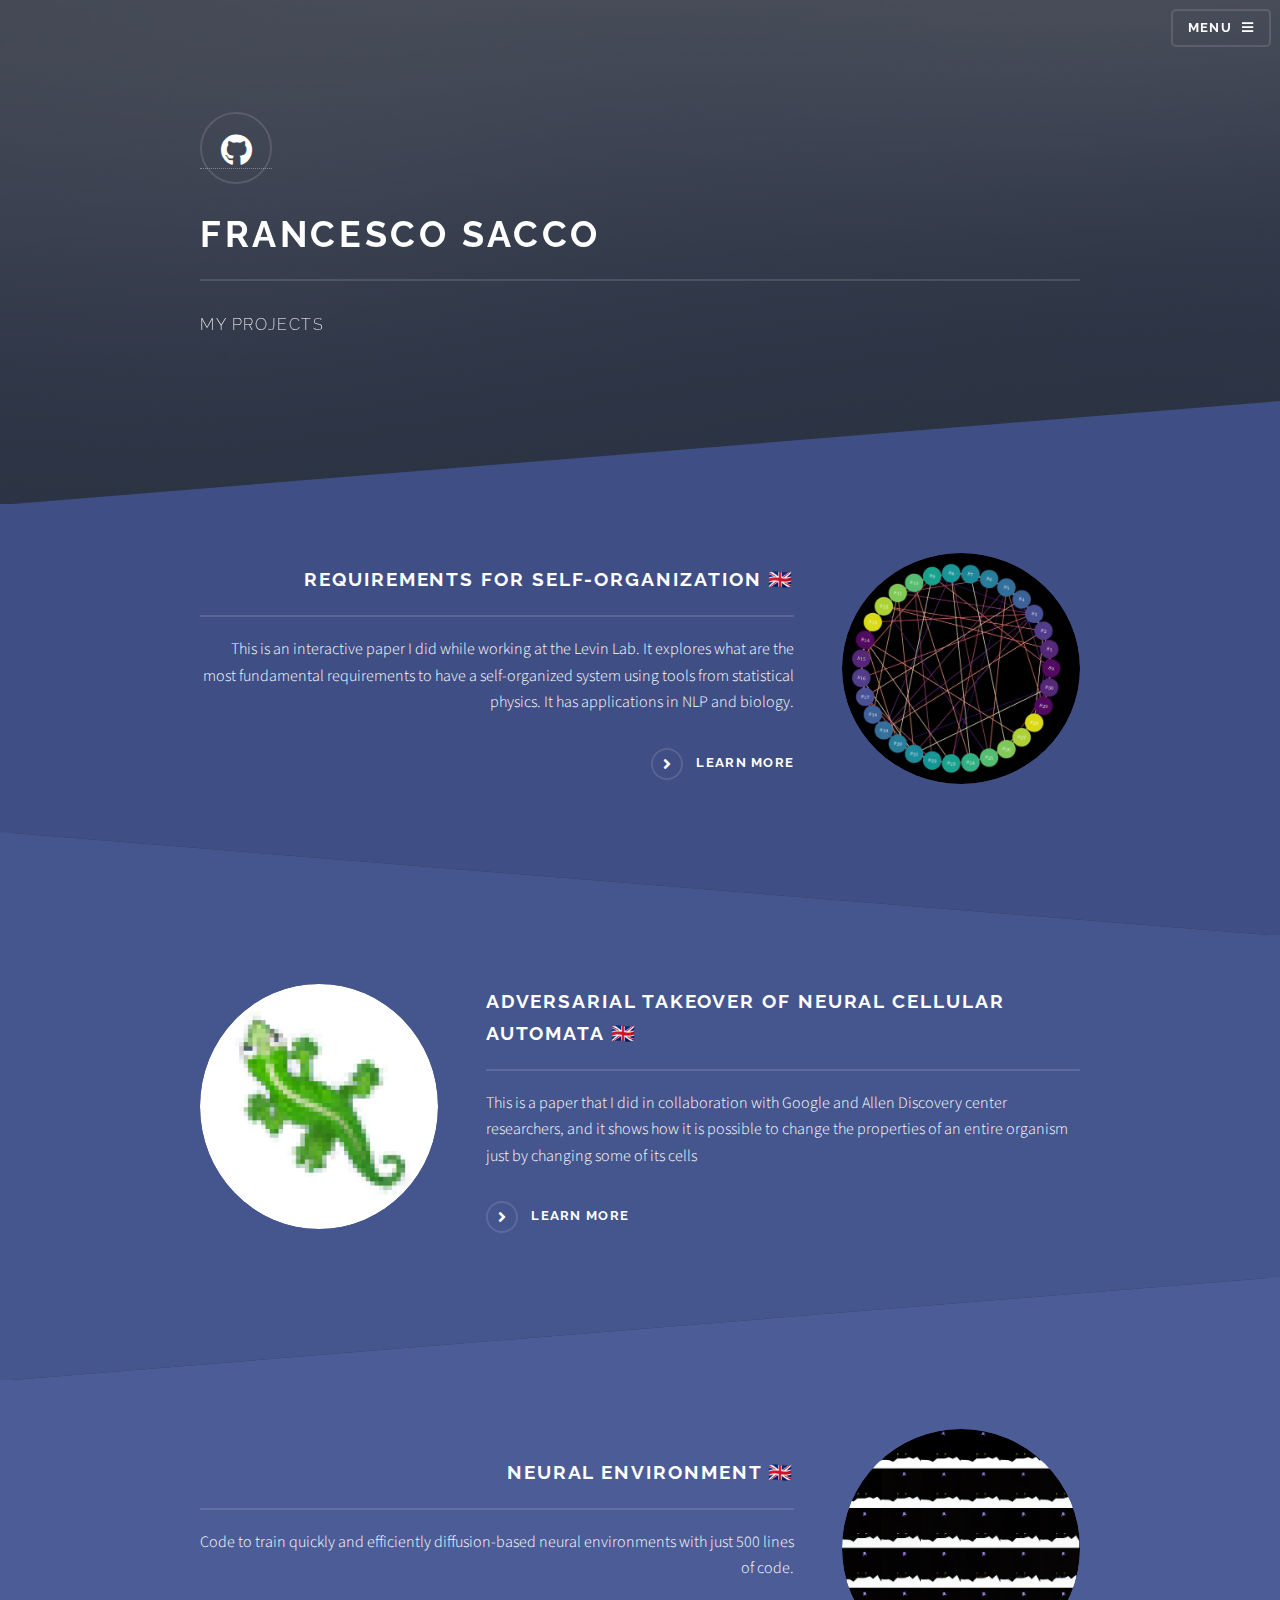
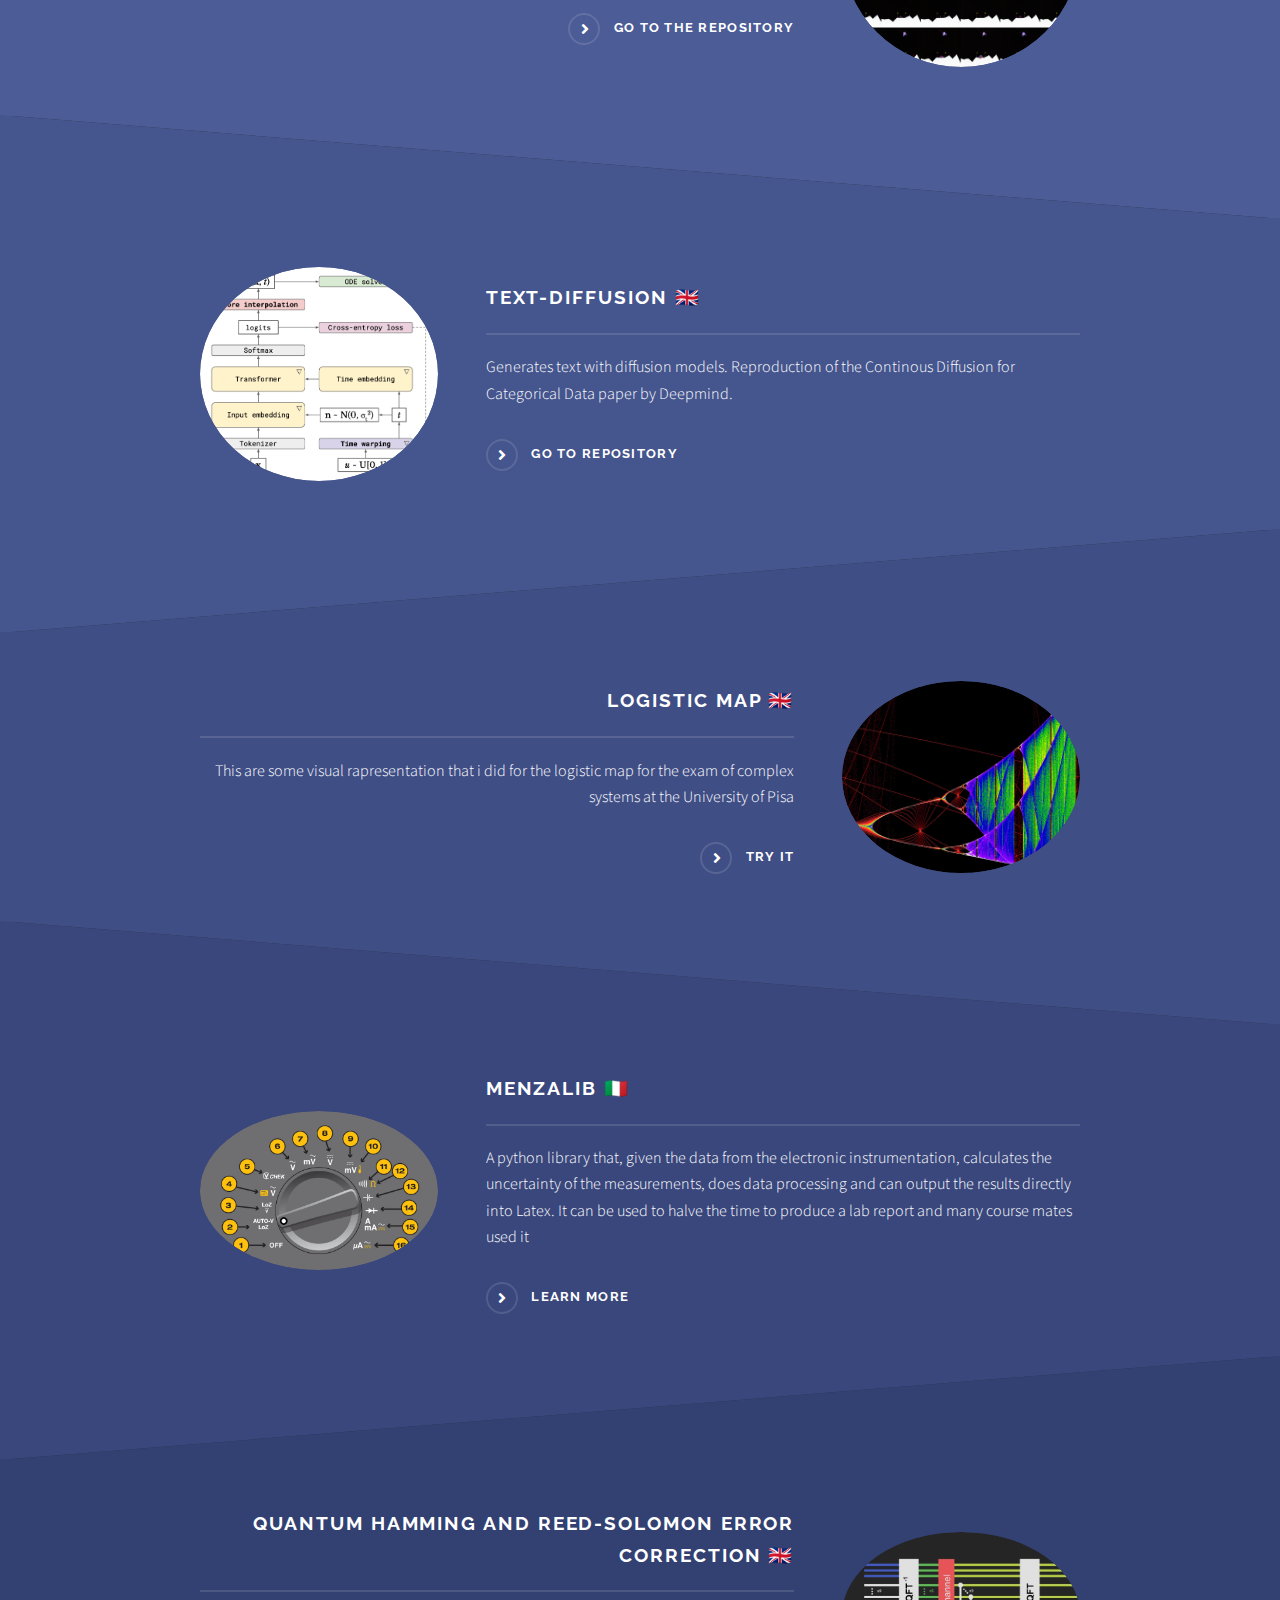
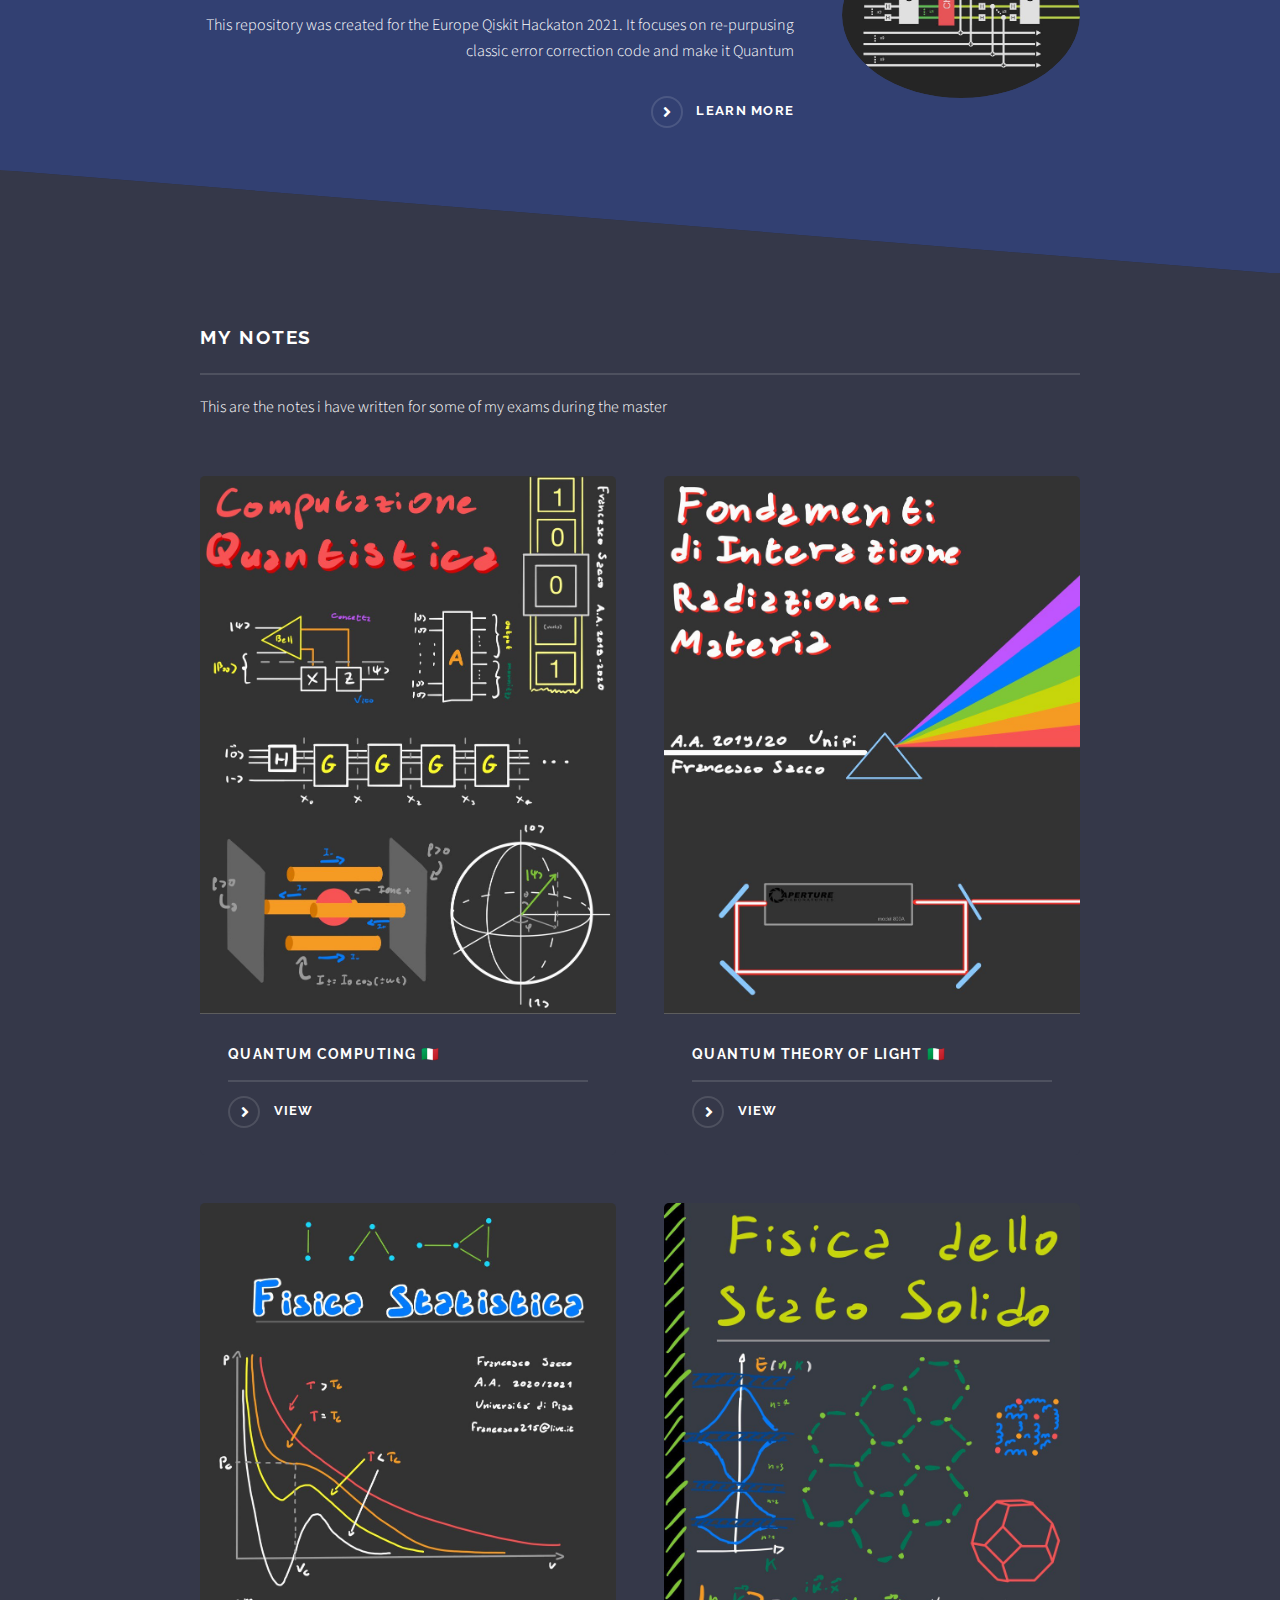
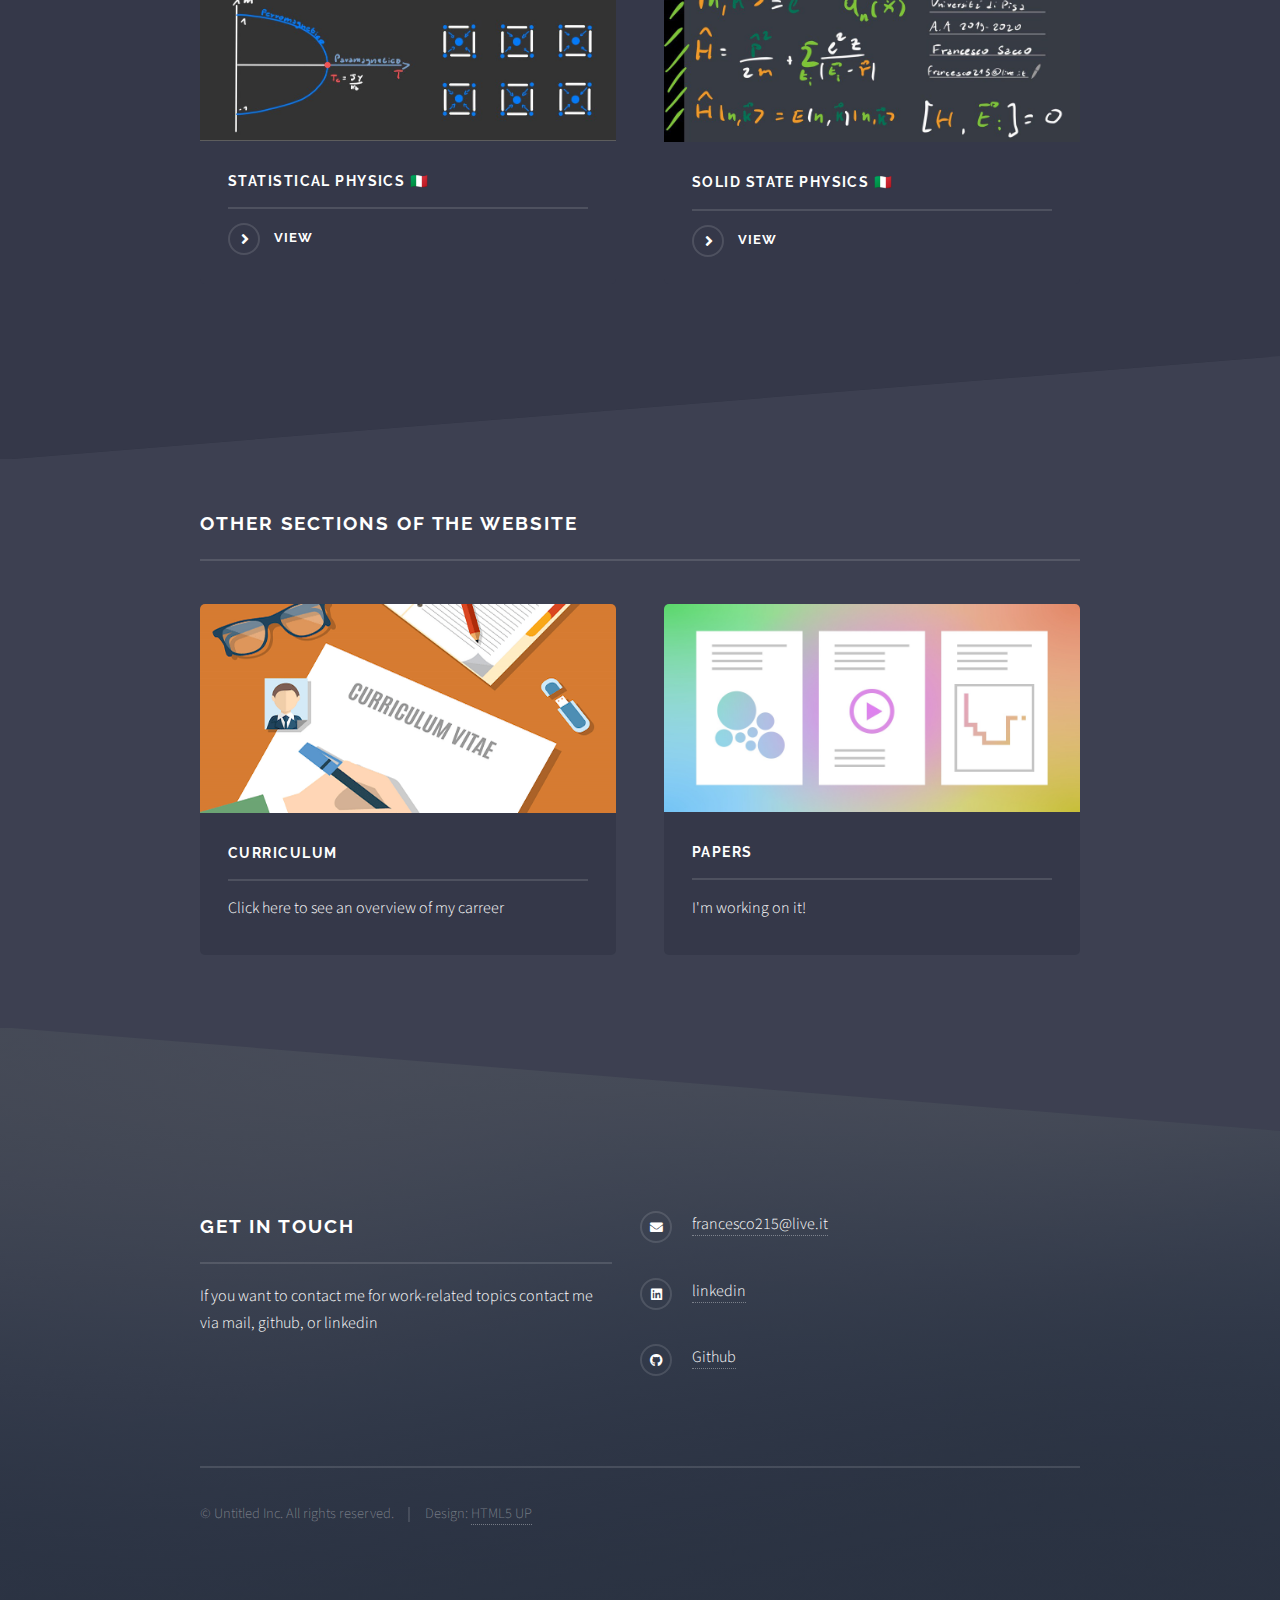
<file: index.html>
<!DOCTYPE HTML>
<!--
	Solid State by HTML5 UP
	html5up.net | @ajlkn
	Free for personal and commercial use under the CCA 3.0 license (html5up.net/license)
-->
<html>
	<head>
		<title>Projects</title>
		<meta charset="utf-8" />
		<meta name="viewport" content="width=device-width, initial-scale=1, user-scalable=no" />
		<link rel="stylesheet" href="assets/css/main.css" />
		<noscript><link rel="stylesheet" href="assets/css/noscript.css" /></noscript>
		<!-- Global site tag (gtag.js) - Google Analytics -->
		<script async src="https://www.googletagmanager.com/gtag/js?id=G-BMS9095G9B"></script>
		<script>
			window.dataLayer = window.dataLayer || [];
			function gtag(){dataLayer.push(arguments);}
			gtag('js', new Date());
			gtag('config', 'G-BMS9095G9B');
		</script>
	</head>
	<body class="is-preload">

		<!-- Page Wrapper -->
			<div id="page-wrapper">

				<!-- Header -->
					<header id="header" class="alt">
						<h1><a href="index.html">Francesco Sacco</a></h1>
						<nav>
							<a href="#menu">Menu</a>
						</nav>
					</header>

				<!-- Menu -->
					<nav id="menu">
						<div class="inner">
							<h2>Menu</h2>
							<ul class="links">
								<li><a href="index.html">Projects</a></li>
								<li><a href="curriculum.html">Curriculum</a></li>
								<li><a href="papers.html">Papers</a></li>
							</ul>
							<a href="#" class="close">Close</a>
						</div>
					</nav>

				<!-- Banner -->
					<section id="banner">
						<div class="inner">
							<div class="logo"><a href="https://github.com/Francesco215"><span class="icon brands fa-github"></span></a></div>
							<h2>Francesco Sacco</h2>
							<p>My projects</p>
						</div>
					</section>

				<!-- Wrapper -->
					<section id="wrapper">
							<section id="three" class="wrapper spotlight style3">
								<div class="inner">
									<a href="#" class="image"><img src="images/requirements_for_self_org.png" alt="" /></a>
									<div class="content">
										<h2 class="major">Requirements for Self-Organization 🇬🇧</h2>
										<p>This is an interactive paper I did while working at the Levin Lab. It explores what are the most fundamental requirements to have a self-organized system using tools from statistical physics. It has applications in NLP and biology.</p>
										<a href="https://francesco215.github.io/Language_CA/" class="special">Learn more</a>
									</div>
								</div>
							</section>

							<section id="two" class="wrapper alt spotlight style2">
								<div class="inner">
									<a href="#" class="image"><img src="images/cellular.png" alt="" /></a>
									<div class="content">
										<h2 class="major">Adversarial takeover of Neural Cellular Automata 🇬🇧</h2>
										<p> This is a paper that I did in collaboration with Google and Allen Discovery center researchers, and it shows how it is possible to change the properties of an entire organism just by changing some of its cells</p>
										<a href="https://letteraunica.github.io/neural_cellular_automata/" class="special">Learn more</a>

									</div>
							</section>

							<section id="one" class="wrapper spotlight style1">
								<div class="inner">
									<a href="#" class="image"><img src="images/neural_env.png" alt="" /></a>
									<div class="content">
										<h2 class="major">Neural Environment 🇬🇧</h2>
										<p>Code to train quickly and efficiently diffusion-based neural environments with just 500 lines of code.</p>
										<a href="https://github.com/Francesco215/neural_env" class="special">Go to the repository</a>
									</div>
								</div>
							</section>

							<section id="two" class="wrapper alt spotlight style2">
								<div class="inner">
									<a href="#" class="image"><img src="images/cdcd.png" alt="" /></a>
									<div class="content">
										<h2 class="major">Text-Diffusion 🇬🇧</h2>
										<p>Generates text with diffusion models. Reproduction of the Continous Diffusion for Categorical Data paper by Deepmind.</p>
										<a href="https://github.com/Francesco215/text-diffusion" class="special">Go to repository</a>

									</div>
							</section>

						<!-- One -->
							<section id="one" class="wrapper spotlight style3">
								<div class="inner">
									<a href="#" class="image"><img src="images/logistic.jpg" alt="" /></a>
									<div class="content">
										<h2 class="major">Logistic Map 🇬🇧</h2>
										<p>This are some visual rapresentation that i did for the logistic map for the exam of complex systems at the University of Pisa</p>
										<a href="https://francesco215.github.io/logistic_map/" class="special">Try it</a>
									</div>
								</div>
							</section>

						<!-- Two -->
							<section id="two" class="wrapper alt spotlight style4">
								<div class="inner">
									<a href="#" class="image"><img src="images/multimeter.webp" alt="" /></a>
									<div class="content">
										<h2 class="major">Menzalib 🇮🇹</h2>
										<p>A python library that, given the data from the electronic instrumentation, calculates the uncertainty of the measurements, does data processing and can output the results directly into Latex.
											It can be used to halve the time to produce a lab report and many course mates used it</p>
										<a href="https://github.com/LetteraUnica/menzalib" class="special">Learn more</a>
								</div>
							</section>

						<!-- Three -->
							<section id="three" class="wrapper spotlight style5">
								<div class="inner">
									<a href="#" class="image"><img src="images/bchamming.jpg" alt="" /></a>
									<div class="content">
										<h2 class="major">Quantum Hamming and Reed-Solomon error correction 🇬🇧</h2>
										<p>This repository was created for the Europe Qiskit Hackaton 2021. It focuses on re-purpusing classic error correction code and make it Quantum</p>
										<a href="https://github.com/Dirac231/BCHamming" class="special">Learn more</a>
									</div>
								</div>
							</section>
						

						<!-- Four -->
							<section id="four" class="wrapper alt style2">
								<div class="inner">
									<h2 class="major">My notes</h2>
									<p>
										This are the notes i have written for some of my exams during the master 
									</p>
									<section class="features">
										<article>
											<a href="#" class="image"><img src="images/copertine_appunti/computazione.jpg" alt="" /></a>
											<h3 class="major">Quantum computing 🇮🇹</h3>
											<a href="https://raw.githubusercontent.com/Francesco215/appunti/master/quaderni/Computazione%20Quantistica.pdf" class="special" download="">View</a>
										</article>
										<article>
											<a href="#" class="image"><img src="images/copertine_appunti/radiazione.jpg" alt="" /></a>
											<h3 class="major">Quantum theory of Light 🇮🇹</h3>
											<a href="https://raw.githubusercontent.com/Francesco215/appunti/master/quaderni/Interazione%20Radiazione-Materia_compressed.pdf" class="special">View</a>
										</article>
										<article>
											<a href="#" class="image"><img src="images/copertine_appunti/statistica.jpg" alt="" /></a>
											<h3 class="major">Statistical Physics 🇮🇹</h3>
											<a href="https://raw.githubusercontent.com/Francesco215/appunti/master/quaderni/Fisica%20Statistica_compressed.pdf" class="special">View</a>
										</article>
										<article>
											<a href="#" class="image"><img src="images/copertine_appunti/stato_solido.jpg" alt="" /></a>
											<h3 class="major">Solid state physics 🇮🇹</h3>
											<a href="https://raw.githubusercontent.com/Francesco215/appunti/master/quaderni/Fisica%20dello%20stato%20solido.pdf" class="special">View</a>
										</article>
									</section>
								</div>
							</section>
					</section>

				<!-- Link a altre pagine -->
					<section id="five" class="wrapper style3">
						<div class="inner">
							<h2 class="major">Other sections of the website</h2>
							<section class="features">
								<article>
									<a href="curriculum.html" class="image"><img src="images/curriculum_vitae.png" alt="" /></a>
									<h3 class="major">Curriculum</h3>
									<p>Click here to see an overview of my carreer</p>
								</article>
								<article>
									<a href="papers.html" class="image"><img src="images/papers.jpg" alt="" /></a>
									<h3 class="major">Papers</h3>
									<p>I'm working on it!</p>
								</article>
							</section>
						</div>
					</section>

				<!-- Footer -->
					<section id="footer">
						<div class="inner">

							<div class="row">
								<div class="col-6 col-12-medium">
									<h2 class="major">Get in touch</h2>
									<p>
										If you want to contact me for work-related topics contact me via mail,
										github, or linkedin
									</p>

								</div>
								<div class="col-6 col-12-medium">							
									<ul class="contact">
										<li class="icon solid fa-envelope"><a href="#">francesco215@live.it</a></li>
										<li class="icon brands fa-linkedin"><a href="https://www.linkedin.com/in/francesco-sacco-606451167/">linkedin</a></li>
										<li class="icon brands fa-github"><a href="https://github.com/Francesco215">Github</a></li>
									</ul>
								</div>
							</div>
							<ul class="copyright">
								<li>&copy; Untitled Inc. All rights reserved.</li><li>Design: <a href="http://html5up.net">HTML5 UP</a></li>
							</ul>
						</div>
					</section>
			</div>

		<!-- Scripts -->
			<script src="assets/js/jquery.min.js"></script>
			<script src="assets/js/jquery.scrollex.min.js"></script>
			<script src="assets/js/browser.min.js"></script>
			<script src="assets/js/breakpoints.min.js"></script>
			<script src="assets/js/util.js"></script>
			<script src="assets/js/main.js"></script>

	</body>
</html>
</file>
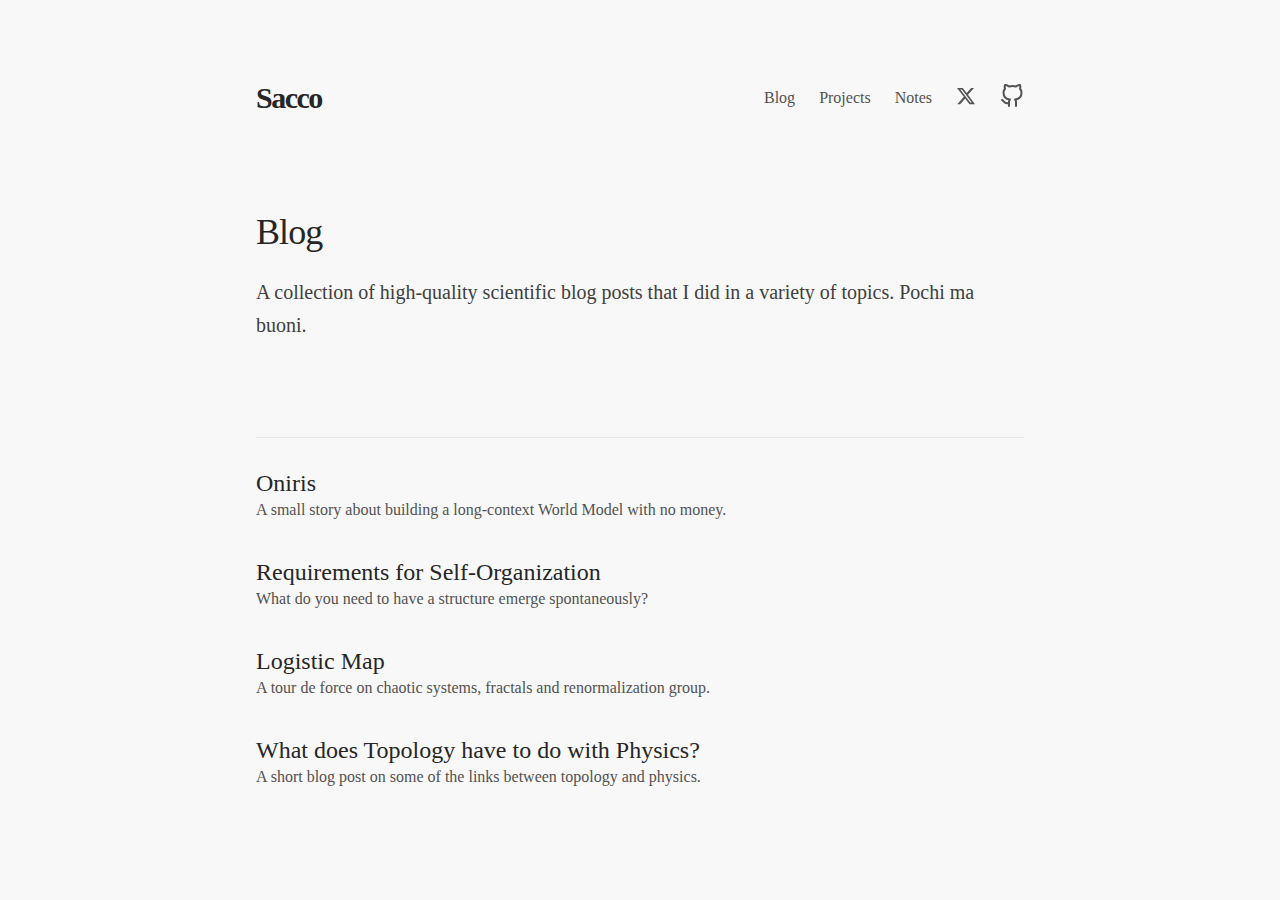
<file: blog.html>
<!DOCTYPE html>
<html lang="en">

<head>
    <meta charset="UTF-8">
    <meta name="viewport" content="width=device-width, initial-scale=1.0">
    <title>Blog - Francesco Sacco</title>

    <link rel="stylesheet" href="style.css">
</head>

<body>

    <div class="container">
        <!-- Header Section -->
        <header class="site-header">
            <div>
                <a href="index.html" class="logo">Sacco</a>
            </div>
            <nav class="nav-menu">
                <a href="blog.html" class="nav-link">Blog</a>
                <a href="projects.html" class="nav-link">Projects</a>
                <a href="notes.html" class="nav-link">Notes</a>
                <a href="https://x.com/FrancescoSacco1" aria-label="X profile" class="social-link">
                    <svg xmlns="http://www.w3.org/2000/svg" width="24" height="24" viewBox="0 0 24 24"
                        fill="currentColor" class="w-5 h-5">
                        <path
                            d="M18.244 2.25h3.308l-7.227 8.26 8.502 11.24H16.17l-5.214-6.817L4.99 21.75H1.68l7.73-8.835L1.254 2.25H8.08l4.713 6.231zm-1.161 17.52h1.833L7.084 4.126H5.117z" />
                    </svg>
                </a>
                <a href="https://github.com/Francesco215" aria-label="GitHub profile" class="social-link">
                    <svg xmlns="http://www.w3.org/2000/svg" width="24" height="24" viewBox="0 0 24 24" fill="none"
                        stroke="currentColor" stroke-width="2" stroke-linecap="round" stroke-linejoin="round"
                        class="w-6 h-6">
                        <path
                            d="M9 19c-5 1.5-5-2.5-7-3m14 6v-3.87a3.37 3.37 0 0 0-.94-2.61c3.14-.35 6.44-1.54 6.44-7A5.44 5.44 0 0 0 20 4.77 5.07 5.07 0 0 0 19.91 1S18.73.65 16 2.48a13.38 13.38 0 0 0-7 0C6.27.65 5.09 1 5.09 1A5.07 5.07 0 0 0 5 4.77a5.44 5.44 0 0 0-1.5 3.78c0 5.42 3.3 6.61 6.44 7A3.37 3.37 0 0 0 9 18.13V22">
                        </path>
                    </svg>
                </a>
            </nav>
        </header>

        <main>

            <section class="intro-section">
                <h1 class="page-title">Blog</h1>
                <p class="intro-text">
                    A collection of high-quality scientific blog posts that I did in a variety of topics. Pochi ma
                    buoni.
                </p>
            </section>
            <hr class="divider">

            <section>
                <div class="article-list">
                    <article>
                        <h3 class="article-title">
                            <a href="https://francesco215.github.io/autoregressive_diffusion/"
                                class="article-link">Oniris</a>
                        </h3>
                        <p class="article-desc">A small story about building a long-context World Model with no
                            money.</p>
                    </article>
                    <article>
                        <h3 class="article-title">
                            <a href="https://francesco215.github.io/Language_CA/" class="article-link">Requirements
                                for Self-Organization</a>
                        </h3>
                        <p class="article-desc">What do you need to have a structure emerge spontaneously?</p>
                    </article>
                    <article>
                        <h3 class="article-title">
                            <a href="https://francesco215.github.io/logistic_map/" class="article-link">Logistic
                                Map</a>
                        </h3>
                        <p class="article-desc">A tour de force on chaotic systems, fractals and
                            renormalization group.</p>
                    </article>
                    <article>
                        <h3 class="article-title">
                            <a href="https://francesco215.github.io/Masters_thesis/topology.html"
                                class="article-link">What does Topology have to do with Physics?</a>
                        </h3>
                        <p class="article-desc">A short blog post on some of the links between topology and
                            physics.</p>
                    </article>
                </div>
            </section>
        </main>
    </div>

</body>

</html>
</file>
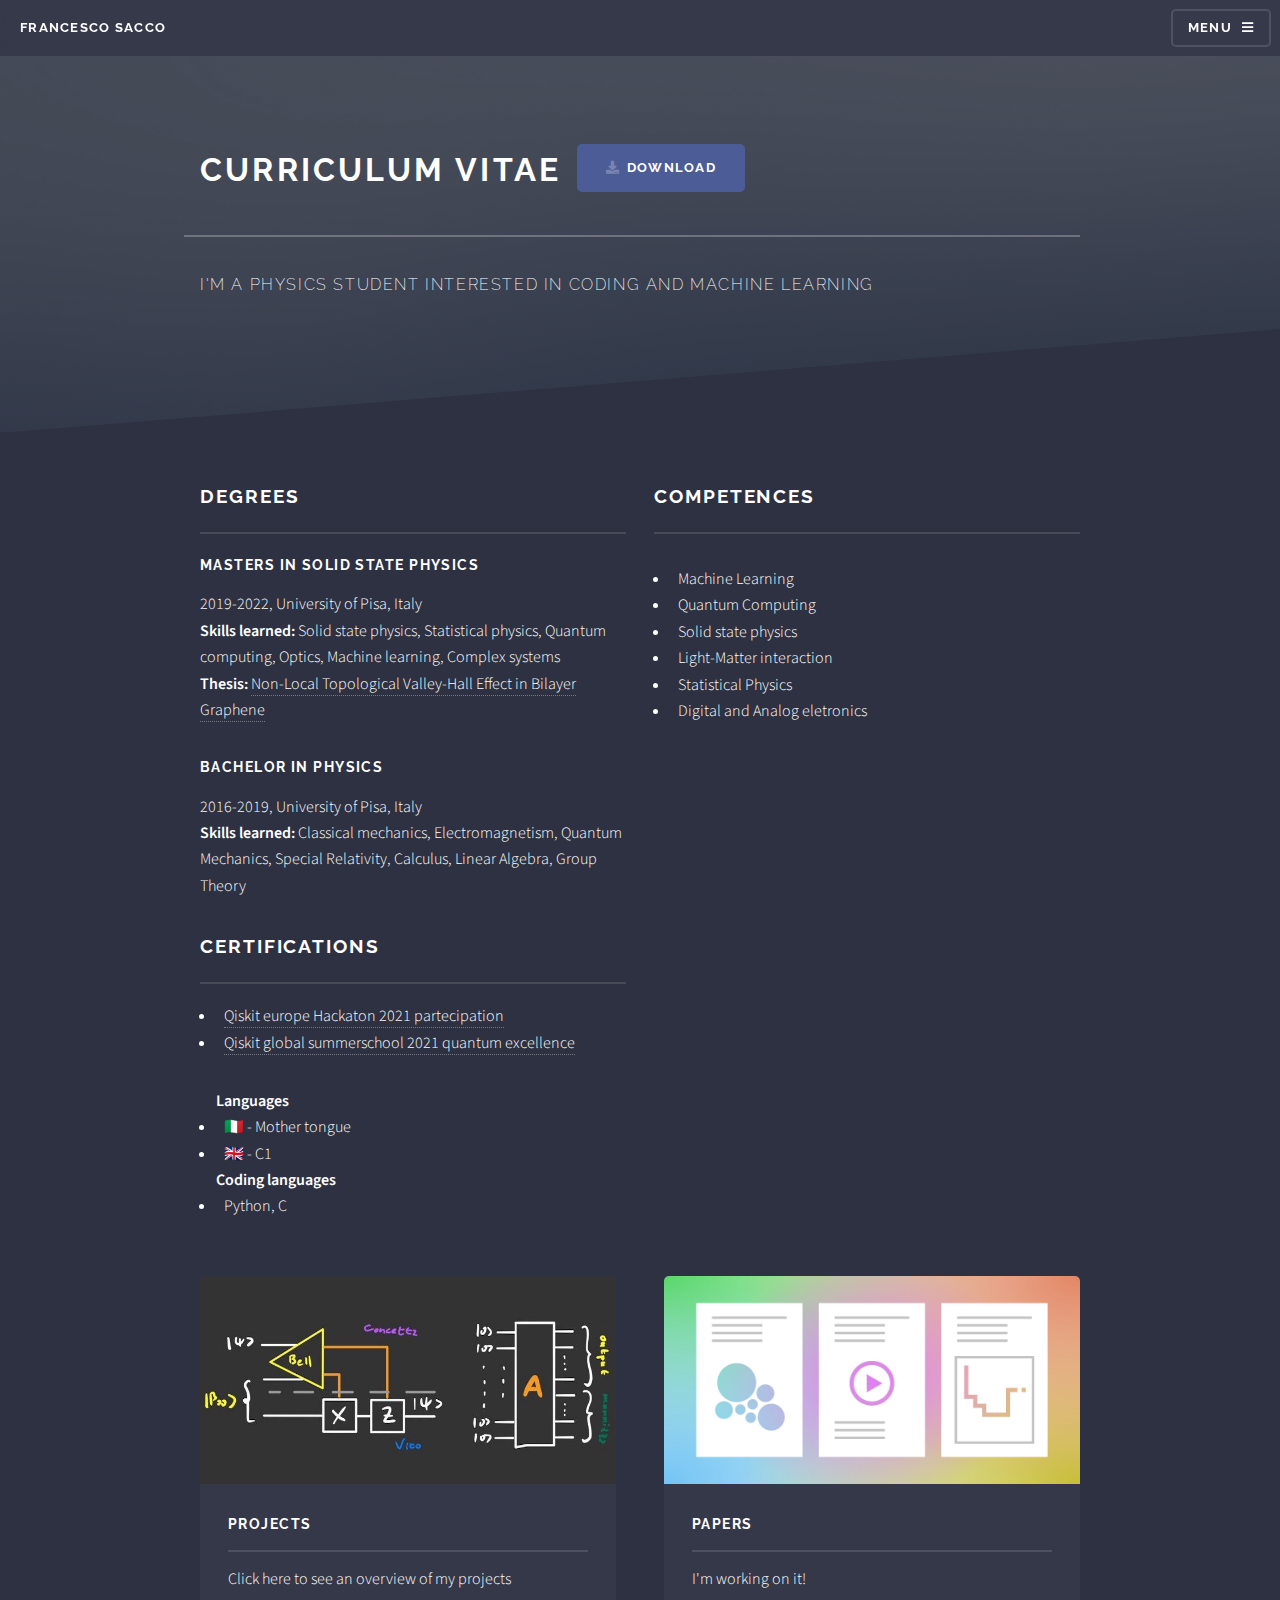
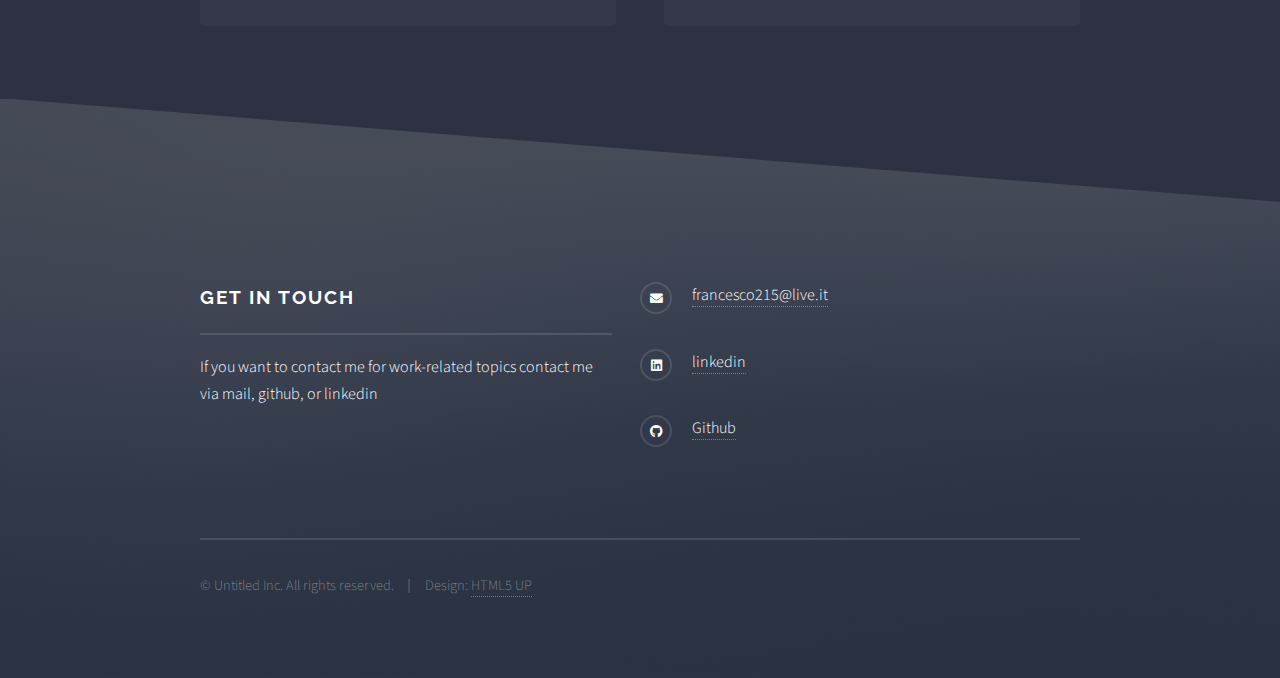
<file: curriculum.html>
<!DOCTYPE HTML>
<!--
	Solid State by HTML5 UP
	html5up.net | @ajlkn
	Free for personal and commercial use under the CCA 3.0 license (html5up.net/license)
-->
<html>
	<head>
		<title>Curriculum</title>
		<meta charset="utf-8" />
		<meta name="viewport" content="width=device-width, initial-scale=1, user-scalable=no" />
		<link rel="stylesheet" href="assets/css/main.css" />
		<noscript><link rel="stylesheet" href="assets/css/noscript.css" /></noscript>
		<script async src="https://www.googletagmanager.com/gtag/js?id=G-BMS9095G9B"></script>
		<script>
			window.dataLayer = window.dataLayer || [];
			function gtag(){dataLayer.push(arguments);}
			gtag('js', new Date());
			gtag('config', 'G-BMS9095G9B');
		</script>
	</head>
	<body class="is-preload">

		<!-- Page Wrapper -->
			<div id="page-wrapper">

				<!-- Header -->
					<header id="header">
						<h1><a href="index.html">Francesco Sacco</a></h1>
						<nav>
							<a href="#menu">Menu</a>
						</nav>
					</header>

				<!-- Menu -->
					<nav id="menu">
						<div class="inner">
							<h2>Menu</h2>
							<ul class="links">
								<li><a href="index.html">Projects</a></li>
								<li><a href="curriculum.html">Curriculum</a></li>
								<li><a href="papers.html">Papers</a></li>
							</ul>
							<a href="#" class="close">Close</a>
						</div>
					</nav>

				<!-- Wrapper -->
					<section id="wrapper">
						<header >
							<div class="inner" >
								<div class="row">
									<div class="col-12 col-6" >
										<ul class="actions" style="border-bottom: solid 2px rgba(255, 255, 255, 0.25);">
											<li>
												<h2 style="border-bottom: 0px rgba(255, 255, 255, 0.125)">Curriculum Vitae</h2>
											</li>
											<li style="align-self: right;">
												<a href="docs/CV_Francesco_Sacco.pdf"  class="button primary icon solid fa-download" download>Download</a>
											</li>
										</ul>
									</div>
									<p>I'm a physics student interested in coding and machine learning</p>
								</div>
						</header>

						<!-- Content -->
							<div class="wrapper">
								<div class="inner">
									<div class="row">
										<div class="col-6 col-12-medium">
											<h2 class="major">Degrees</h2>
											<h3>Masters in solid state physics</h3>
											<p>2019-2022, University of Pisa, Italy<br>
											<b>Skills learned: </b>Solid state physics, Statistical physics, Quantum computing, Optics, Machine learning, Complex systems<br>
											<b>Thesis: </b><a href="https://github.com/Francesco215/Masters_thesis/raw/main/Thesis/Thesis.pdf">Non-Local Topological Valley-Hall Effect in Bilayer Graphene</a></p>										
											
											<h3>Bachelor in Physics</h3>
											<p>2016-2019, University of Pisa, Italy<br>
											<b>Skills learned: </b>Classical mechanics, Electromagnetism, Quantum Mechanics, Special Relativity, Calculus, Linear Algebra, Group Theory<br>
											<h2 class="major">Certifications</h2>
											<ul>
												<li><a href="docs/Qiskit_hackaton.pdf" download> Qiskit europe Hackaton 2021 partecipation</a></li>
												<li><a href="docs/Qiskit_summer_school.pdf" download> Qiskit global summerschool 2021 quantum excellence</a></li>	
											</ul>
										</div>
										<div class="col-6 col-12-medium">
											<h2 class="major">Competences</h2>
											<p>
												<ul>
													<li>Machine Learning</li>
													<li>Quantum Computing</li>
													<li>Solid state physics</li>
													<li>Light-Matter interaction</li>
													<li>Statistical Physics</li>
													<li>Digital and Analog eletronics</li>
												</ul>
											</p>
										</div>
									</div>
										
										<ul>
											<b>Languages</b>
											<li>🇮🇹 - Mother tongue</li>
											<li>🇬🇧 - C1</li>
											<b>Coding languages</b>
											<li>Python, C</li>
										</ul>

									<section class="features">
										<article>
											<a href="index.html" class="image"><img src="images/progetti.jpg" alt="" /></a>
											<h3 class="major">Projects</h3>
											<p>Click here to see an overview of my projects</p>
										</article>
										<article>
											<a href="papers.html" class="image"><img src="images/papers.jpg" alt="" /></a>
											<h3 class="major">Papers</h3>
											<p>I'm working on it!</p>
										</article>
									</section>

								</div>
							</div>

					</section>
					

				<!-- Footer -->
				<section id="footer">
					<div class="inner">
						<div class="row">
							<div class="col-6 col-12-medium">
								<h2 class="major">Get in touch</h2>
								<p>
									If you want to contact me for work-related topics contact me via mail,
									github, or linkedin
								</p>

							</div>
							<div class="col-6 col-12-medium">							
								<ul class="contact">
									<li class="icon solid fa-envelope"><a href="#">francesco215@live.it</a></li>
									<li class="icon brands fa-linkedin"><a href="https://www.linkedin.com/in/francesco-sacco-606451167/">linkedin</a></li>
									<li class="icon brands fa-github"><a href="https://github.com/Francesco215">Github</a></li>
								</ul>
							</div>
						</div>
						<ul class="copyright">
							<li>&copy; Untitled Inc. All rights reserved.</li><li>Design: <a href="http://html5up.net">HTML5 UP</a></li>
						</ul>
					</div>
				</section>

			</div>

		<!-- Scripts -->
			<script src="assets/js/jquery.min.js"></script>
			<script src="assets/js/jquery.scrollex.min.js"></script>
			<script src="assets/js/browser.min.js"></script>
			<script src="assets/js/breakpoints.min.js"></script>
			<script src="assets/js/util.js"></script>
			<script src="assets/js/main.js"></script>

	</body>
</html>
</file>
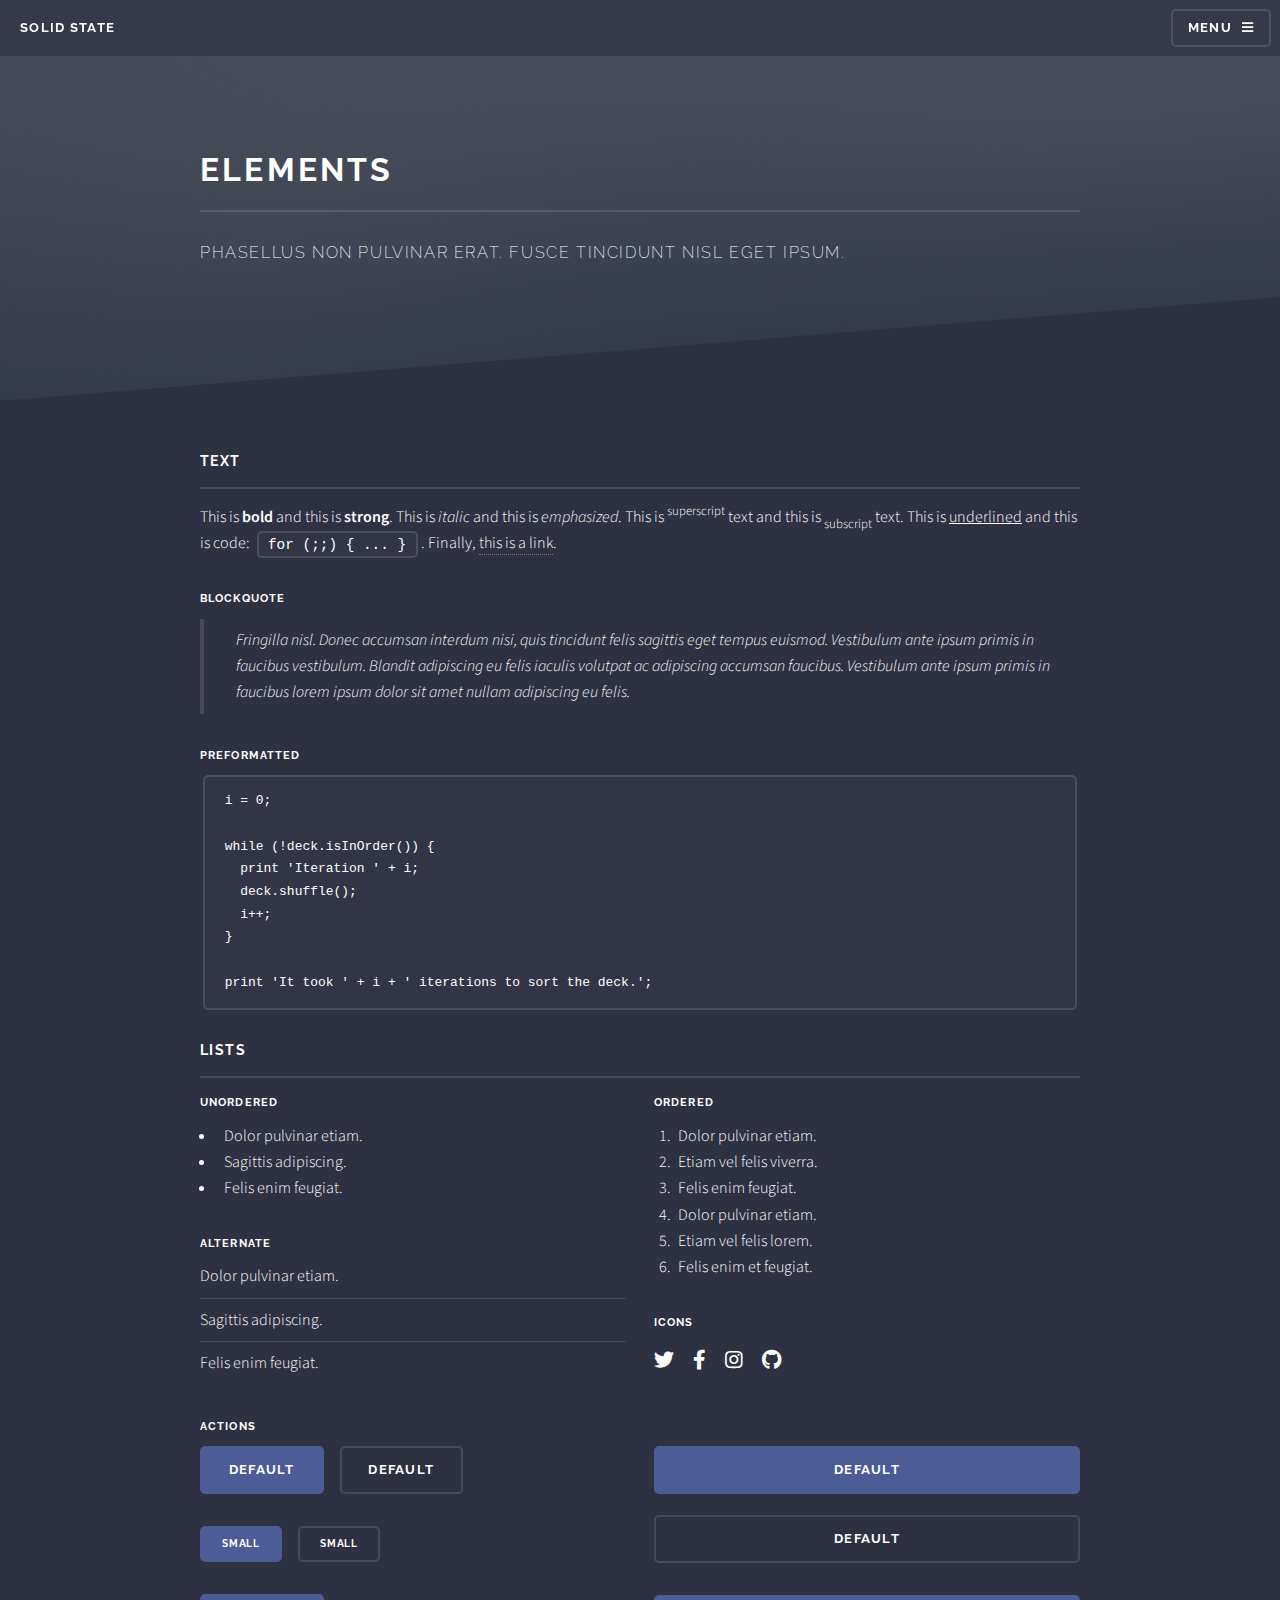
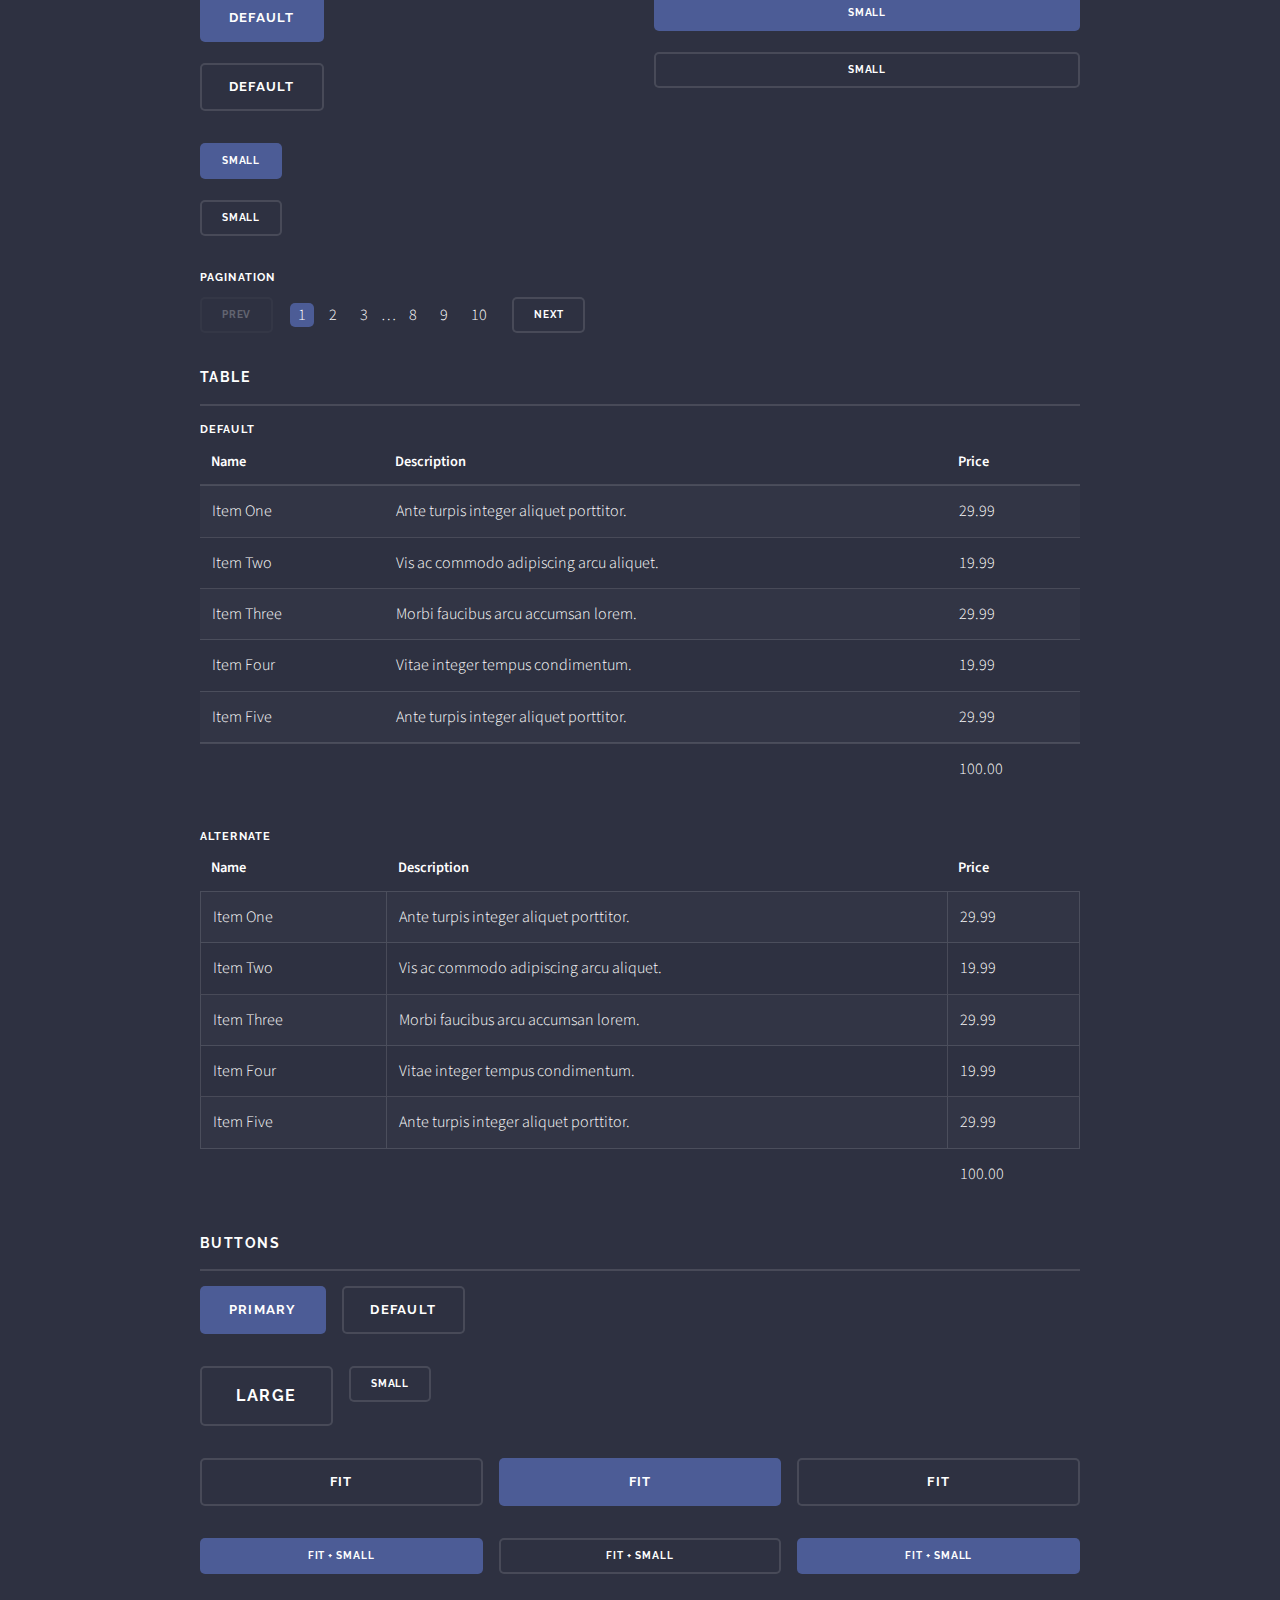
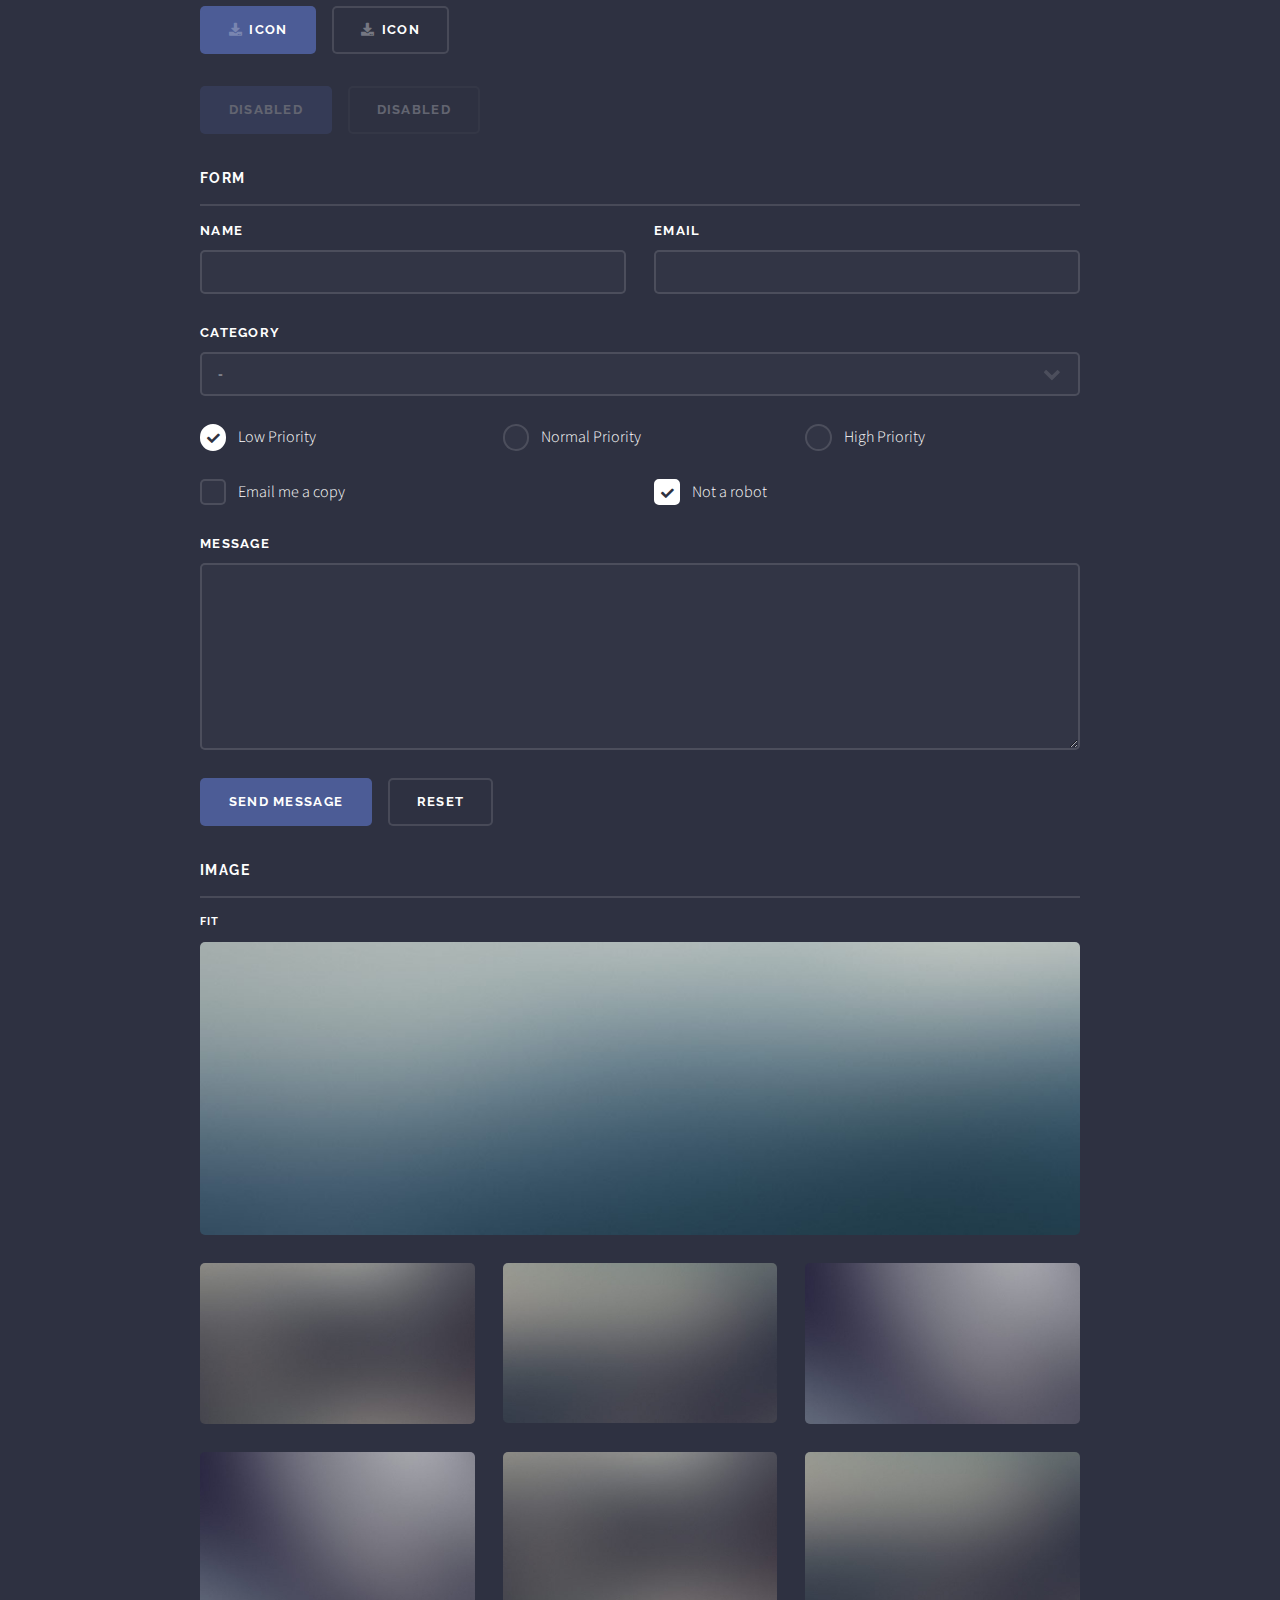
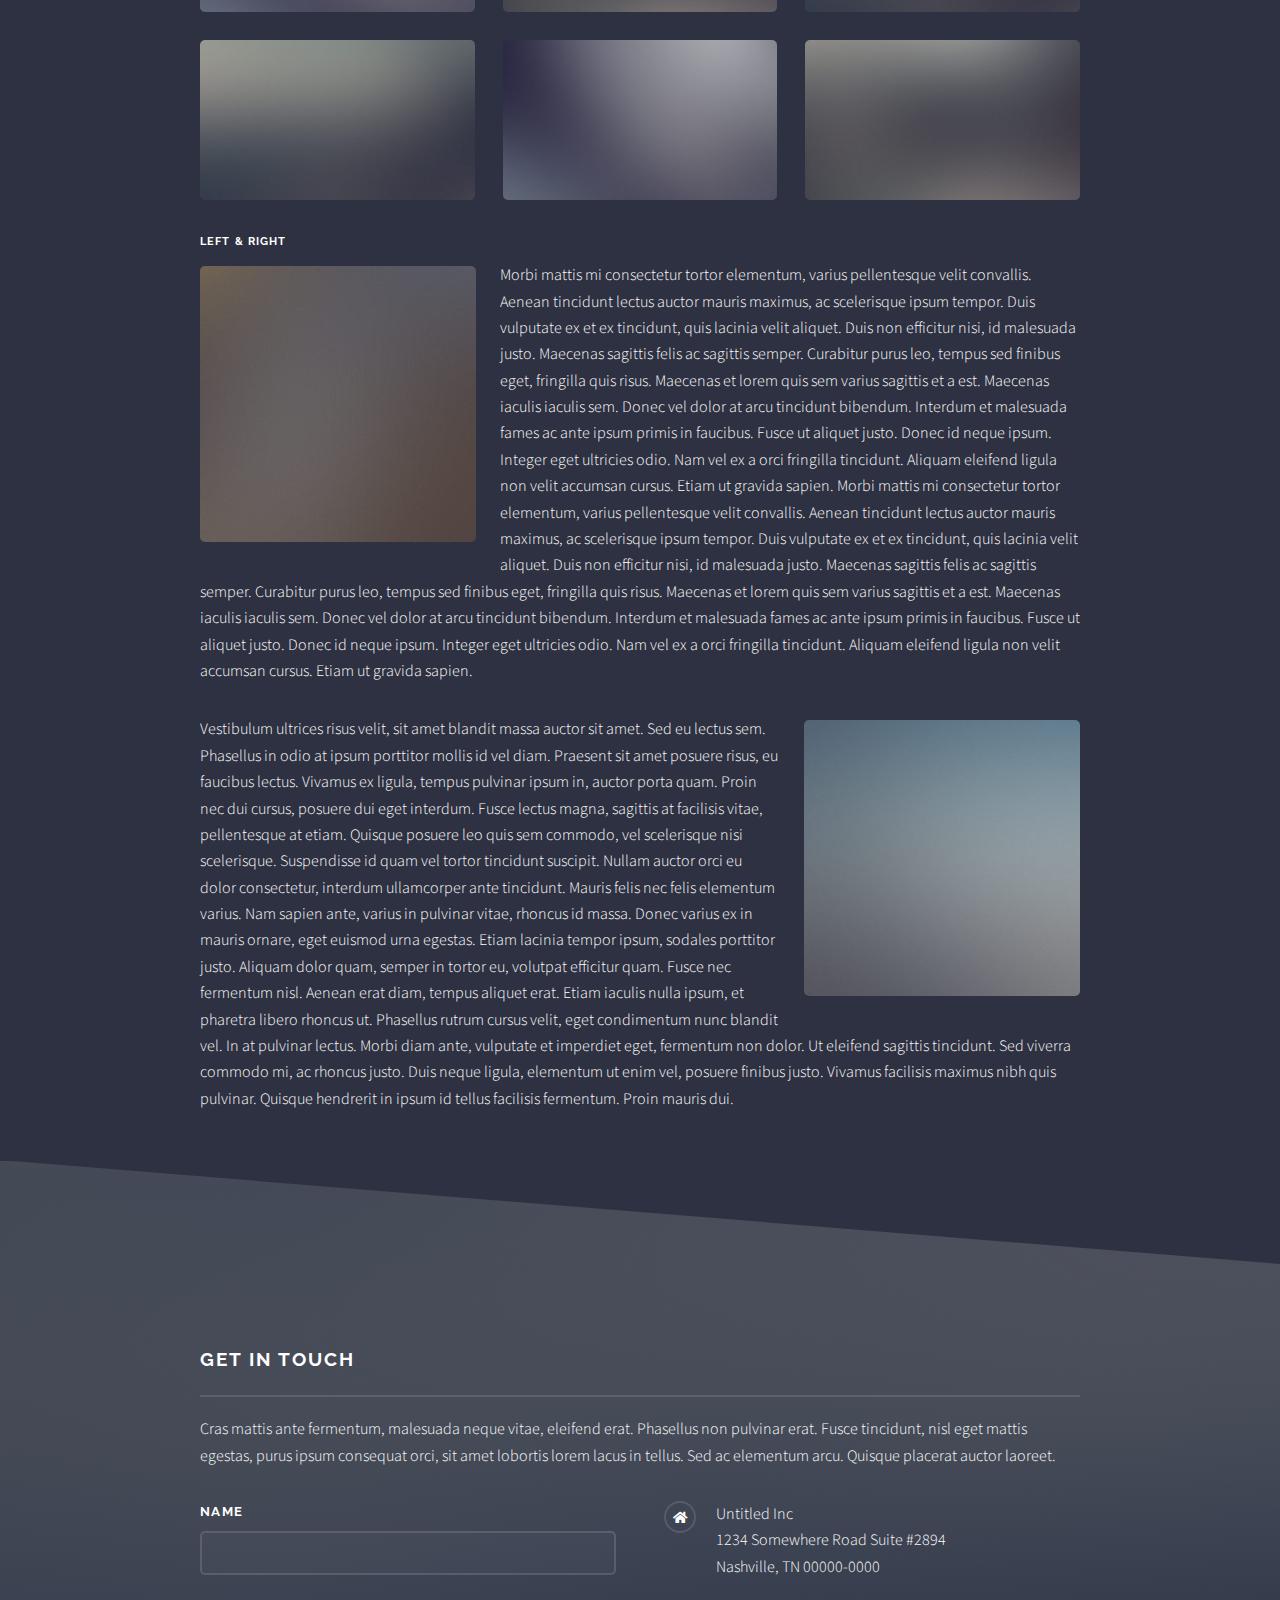
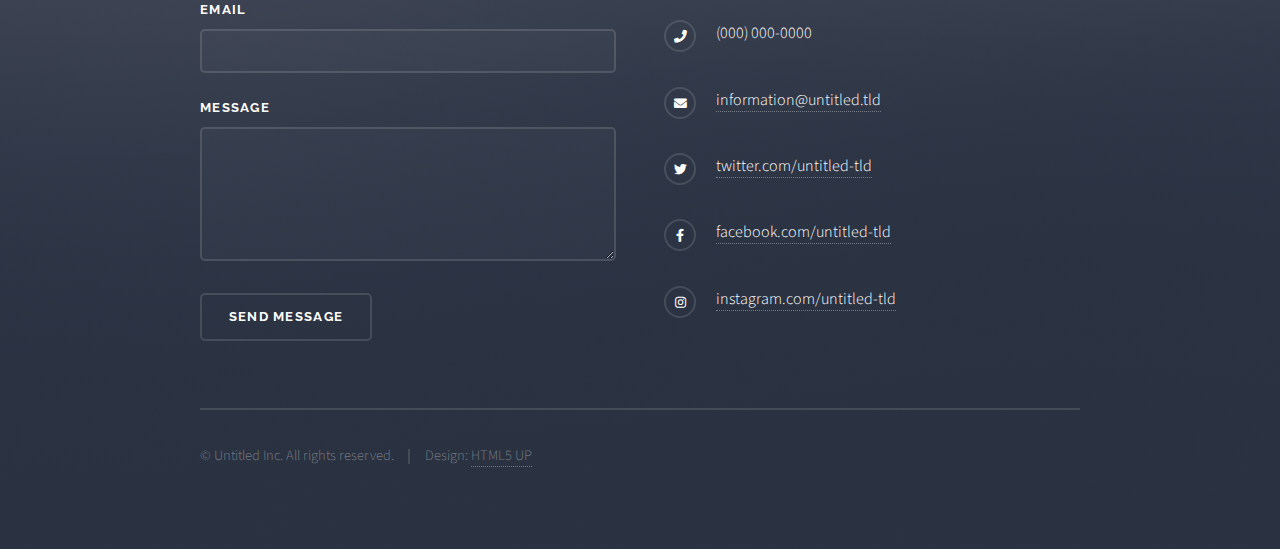
<file: elements.html>
<!DOCTYPE HTML>
<!--
	Solid State by HTML5 UP
	html5up.net | @ajlkn
	Free for personal and commercial use under the CCA 3.0 license (html5up.net/license)
-->
<html>
	<head>
		<title>Elements - Solid State by HTML5 UP</title>
		<meta charset="utf-8" />
		<meta name="viewport" content="width=device-width, initial-scale=1, user-scalable=no" />
		<link rel="stylesheet" href="assets/css/main.css" />
		<noscript><link rel="stylesheet" href="assets/css/noscript.css" /></noscript>
	</head>
	<body class="is-preload">

		<!-- Page Wrapper -->
			<div id="page-wrapper">

				<!-- Header -->
					<header id="header">
						<h1><a href="index.html">Solid State</a></h1>
						<nav>
							<a href="#menu">Menu</a>
						</nav>
					</header>

				<!-- Menu -->
					<nav id="menu">
						<div class="inner">
							<h2>Menu</h2>
							<ul class="links">
								<li><a href="index.html">Home</a></li>
								<li><a href="curriculum.html">Curriculum</a></li>
								<li><a href="elements.html">Elements</a></li>
								<li><a href="#">Log In</a></li>
								<li><a href="#">Sign Up</a></li>
							</ul>
							<a href="#" class="close">Close</a>
						</div>
					</nav>

				<!-- Wrapper -->
					<section id="wrapper">
						<header>
							<div class="inner">
								<h2>Elements</h2>
								<p>Phasellus non pulvinar erat. Fusce tincidunt nisl eget ipsum.</p>
							</div>
						</header>

						<!-- Content -->
							<div class="wrapper">
								<div class="inner">

									<section>
										<h3 class="major">Text</h3>
										<p>This is <b>bold</b> and this is <strong>strong</strong>. This is <i>italic</i> and this is <em>emphasized</em>.
										This is <sup>superscript</sup> text and this is <sub>subscript</sub> text.
										This is <u>underlined</u> and this is code: <code>for (;;) { ... }</code>. Finally, <a href="#">this is a link</a>.</p>
										<h4>Blockquote</h4>
										<blockquote>Fringilla nisl. Donec accumsan interdum nisi, quis tincidunt felis sagittis eget tempus euismod. Vestibulum ante ipsum primis in faucibus vestibulum. Blandit adipiscing eu felis iaculis volutpat ac adipiscing accumsan faucibus. Vestibulum ante ipsum primis in faucibus lorem ipsum dolor sit amet nullam adipiscing eu felis.</blockquote>
										<h4>Preformatted</h4>
										<pre><code>i = 0;

while (!deck.isInOrder()) {
  print 'Iteration ' + i;
  deck.shuffle();
  i++;
}

print 'It took ' + i + ' iterations to sort the deck.';</code></pre>
									</section>

									<section>
										<h3 class="major">Lists</h3>
										<div class="row">
											<div class="col-6 col-12-medium">
												<h4>Unordered</h4>
												<ul>
													<li>Dolor pulvinar etiam.</li>
													<li>Sagittis adipiscing.</li>
													<li>Felis enim feugiat.</li>
												</ul>
												<h4>Alternate</h4>
												<ul class="alt">
													<li>Dolor pulvinar etiam.</li>
													<li>Sagittis adipiscing.</li>
													<li>Felis enim feugiat.</li>
												</ul>
											</div>
											<div class="col-6 col-12-medium">
												<h4>Ordered</h4>
												<ol>
													<li>Dolor pulvinar etiam.</li>
													<li>Etiam vel felis viverra.</li>
													<li>Felis enim feugiat.</li>
													<li>Dolor pulvinar etiam.</li>
													<li>Etiam vel felis lorem.</li>
													<li>Felis enim et feugiat.</li>
												</ol>
												<h4>Icons</h4>
												<ul class="icons">
													<li><a href="#" class="icon brands fa-twitter"><span class="label">Twitter</span></a></li>
													<li><a href="#" class="icon brands fa-facebook-f"><span class="label">Facebook</span></a></li>
													<li><a href="#" class="icon brands fa-instagram"><span class="label">Instagram</span></a></li>
													<li><a href="#" class="icon brands fa-github"><span class="label">Github</span></a></li>
												</ul>
											</div>
										</div>
										<h4>Actions</h4>
										<div class="row">
											<div class="col-6 col-12-medium">
												<ul class="actions">
													<li><a href="#" class="button primary">Default</a></li>
													<li><a href="#" class="button">Default</a></li>
												</ul>
												<ul class="actions small">
													<li><a href="#" class="button primary small">Small</a></li>
													<li><a href="#" class="button small">Small</a></li>
												</ul>
												<ul class="actions stacked">
													<li><a href="#" class="button primary">Default</a></li>
													<li><a href="#" class="button">Default</a></li>
												</ul>
												<ul class="actions stacked small">
													<li><a href="#" class="button primary small">Small</a></li>
													<li><a href="#" class="button small">Small</a></li>
												</ul>
											</div>
											<div class="col-6 col-12-medium">
												<ul class="actions stacked">
													<li><a href="#" class="button primary fit">Default</a></li>
													<li><a href="#" class="button fit">Default</a></li>
												</ul>
												<ul class="actions stacked small">
													<li><a href="#" class="button primary small fit">Small</a></li>
													<li><a href="#" class="button small fit">Small</a></li>
												</ul>
											</div>
										</div>
										<h4>Pagination</h4>
										<ul class="pagination">
											<li><span class="button small disabled">Prev</span></li>
											<li><a href="#" class="page active">1</a></li>
											<li><a href="#" class="page">2</a></li>
											<li><a href="#" class="page">3</a></li>
											<li><span>&hellip;</span></li>
											<li><a href="#" class="page">8</a></li>
											<li><a href="#" class="page">9</a></li>
											<li><a href="#" class="page">10</a></li>
											<li><a href="#" class="button small">Next</a></li>
										</ul>
									</section>

									<section>
										<h3 class="major">Table</h3>
										<h4>Default</h4>
										<div class="table-wrapper">
											<table>
												<thead>
													<tr>
														<th>Name</th>
														<th>Description</th>
														<th>Price</th>
													</tr>
												</thead>
												<tbody>
													<tr>
														<td>Item One</td>
														<td>Ante turpis integer aliquet porttitor.</td>
														<td>29.99</td>
													</tr>
													<tr>
														<td>Item Two</td>
														<td>Vis ac commodo adipiscing arcu aliquet.</td>
														<td>19.99</td>
													</tr>
													<tr>
														<td>Item Three</td>
														<td> Morbi faucibus arcu accumsan lorem.</td>
														<td>29.99</td>
													</tr>
													<tr>
														<td>Item Four</td>
														<td>Vitae integer tempus condimentum.</td>
														<td>19.99</td>
													</tr>
													<tr>
														<td>Item Five</td>
														<td>Ante turpis integer aliquet porttitor.</td>
														<td>29.99</td>
													</tr>
												</tbody>
												<tfoot>
													<tr>
														<td colspan="2"></td>
														<td>100.00</td>
													</tr>
												</tfoot>
											</table>
										</div>

										<h4>Alternate</h4>
										<div class="table-wrapper">
											<table class="alt">
												<thead>
													<tr>
														<th>Name</th>
														<th>Description</th>
														<th>Price</th>
													</tr>
												</thead>
												<tbody>
													<tr>
														<td>Item One</td>
														<td>Ante turpis integer aliquet porttitor.</td>
														<td>29.99</td>
													</tr>
													<tr>
														<td>Item Two</td>
														<td>Vis ac commodo adipiscing arcu aliquet.</td>
														<td>19.99</td>
													</tr>
													<tr>
														<td>Item Three</td>
														<td> Morbi faucibus arcu accumsan lorem.</td>
														<td>29.99</td>
													</tr>
													<tr>
														<td>Item Four</td>
														<td>Vitae integer tempus condimentum.</td>
														<td>19.99</td>
													</tr>
													<tr>
														<td>Item Five</td>
														<td>Ante turpis integer aliquet porttitor.</td>
														<td>29.99</td>
													</tr>
												</tbody>
												<tfoot>
													<tr>
														<td colspan="2"></td>
														<td>100.00</td>
													</tr>
												</tfoot>
											</table>
										</div>
									</section>

									<section>
										<h3 class="major">Buttons</h3>
										<ul class="actions">
											<li><a href="#" class="button primary">Primary</a></li>
											<li><a href="#" class="button">Default</a></li>
										</ul>
										<ul class="actions">
											<li><a href="#" class="button large">Large</a></li>
											<li><a href="#" class="button small">Small</a></li>
										</ul>
										<ul class="actions fit">
											<li><a href="#" class="button fit">Fit</a></li>
											<li><a href="#" class="button primary fit">Fit</a></li>
											<li><a href="#" class="button fit">Fit</a></li>
										</ul>
										<ul class="actions fit small">
											<li><a href="#" class="button primary fit small">Fit + Small</a></li>
											<li><a href="#" class="button fit small">Fit + Small</a></li>
											<li><a href="#" class="button primary fit small">Fit + Small</a></li>
										</ul>
										<ul class="actions">
											<li><a href="#" class="button primary icon solid fa-download">Icon</a></li>
											<li><a href="#" class="button icon solid fa-download">Icon</a></li>
										</ul>
										<ul class="actions">
											<li><span class="button primary disabled">Disabled</span></li>
											<li><span class="button disabled">Disabled</span></li>
										</ul>
									</section>

									<section>
										<h3 class="major">Form</h3>
										<form method="post" action="#">
											<div class="row gtr-uniform">
												<div class="col-6 col-12-xsmall">
													<label for="demo-name">Name</label>
													<input type="text" name="demo-name" id="demo-name" value="" />
												</div>
												<div class="col-6 col-12-xsmall">
													<label for="demo-email">Email</label>
													<input type="email" name="demo-email" id="demo-email" value="" />
												</div>
												<div class="col-12">
													<label for="demo-category">Category</label>
													<select name="demo-category" id="demo-category">
														<option value="">-</option>
														<option value="1">Manufacturing</option>
														<option value="1">Shipping</option>
														<option value="1">Administration</option>
														<option value="1">Human Resources</option>
													</select>
												</div>
												<div class="col-4 col-12-small">
													<input type="radio" id="demo-priority-low" name="demo-priority" checked>
													<label for="demo-priority-low">Low Priority</label>
												</div>
												<div class="col-4 col-12-small">
													<input type="radio" id="demo-priority-normal" name="demo-priority">
													<label for="demo-priority-normal">Normal Priority</label>
												</div>
												<div class="col-4 col-12-small">
													<input type="radio" id="demo-priority-high" name="demo-priority">
													<label for="demo-priority-high">High Priority</label>
												</div>
												<div class="col-6 col-12-small">
													<input type="checkbox" id="demo-copy" name="demo-copy">
													<label for="demo-copy">Email me a copy</label>
												</div>
												<div class="col-6 col-12-small">
													<input type="checkbox" id="demo-human" name="demo-human" checked>
													<label for="demo-human">Not a robot</label>
												</div>
												<div class="col-12">
													<label for="demo-message">Message</label>
													<textarea name="demo-message" id="demo-message" rows="6"></textarea>
												</div>
												<div class="col-12">
													<ul class="actions">
														<li><input type="submit" value="Send Message" class="primary" /></li>
														<li><input type="reset" value="Reset" /></li>
													</ul>
												</div>
											</div>
										</form>
									</section>

									<section>
										<h3 class="major">Image</h3>
										<h4>Fit</h4>
										<div class="box alt">
											<div class="row gtr-uniform">
												<div class="col-12"><span class="image fit"><img src="images/pic08.jpg" alt="" /></span></div>
												<div class="col-4"><span class="image fit"><img src="images/pic05.jpg" alt="" /></span></div>
												<div class="col-4"><span class="image fit"><img src="images/pic06.jpg" alt="" /></span></div>
												<div class="col-4"><span class="image fit"><img src="images/pic07.jpg" alt="" /></span></div>
												<div class="col-4"><span class="image fit"><img src="images/pic07.jpg" alt="" /></span></div>
												<div class="col-4"><span class="image fit"><img src="images/pic05.jpg" alt="" /></span></div>
												<div class="col-4"><span class="image fit"><img src="images/pic06.jpg" alt="" /></span></div>
												<div class="col-4"><span class="image fit"><img src="images/pic06.jpg" alt="" /></span></div>
												<div class="col-4"><span class="image fit"><img src="images/pic07.jpg" alt="" /></span></div>
												<div class="col-4"><span class="image fit"><img src="images/pic05.jpg" alt="" /></span></div>
											</div>
										</div>
										<h4>Left &amp; Right</h4>
										<p><span class="image left"><img src="images/pic01.jpg" alt="" /></span>Morbi mattis mi consectetur tortor elementum, varius pellentesque velit convallis. Aenean tincidunt lectus auctor mauris maximus, ac scelerisque ipsum tempor. Duis vulputate ex et ex tincidunt, quis lacinia velit aliquet. Duis non efficitur nisi, id malesuada justo. Maecenas sagittis felis ac sagittis semper. Curabitur purus leo, tempus sed finibus eget, fringilla quis risus. Maecenas et lorem quis sem varius sagittis et a est. Maecenas iaculis iaculis sem. Donec vel dolor at arcu tincidunt bibendum. Interdum et malesuada fames ac ante ipsum primis in faucibus. Fusce ut aliquet justo. Donec id neque ipsum. Integer eget ultricies odio. Nam vel ex a orci fringilla tincidunt. Aliquam eleifend ligula non velit accumsan cursus. Etiam ut gravida sapien. Morbi mattis mi consectetur tortor elementum, varius pellentesque velit convallis. Aenean tincidunt lectus auctor mauris maximus, ac scelerisque ipsum tempor. Duis vulputate ex et ex tincidunt, quis lacinia velit aliquet. Duis non efficitur nisi, id malesuada justo. Maecenas sagittis felis ac sagittis semper. Curabitur purus leo, tempus sed finibus eget, fringilla quis risus. Maecenas et lorem quis sem varius sagittis et a est. Maecenas iaculis iaculis sem. Donec vel dolor at arcu tincidunt bibendum. Interdum et malesuada fames ac ante ipsum primis in faucibus. Fusce ut aliquet justo. Donec id neque ipsum. Integer eget ultricies odio. Nam vel ex a orci fringilla tincidunt. Aliquam eleifend ligula non velit accumsan cursus. Etiam ut gravida sapien.</p>
										<p><span class="image right"><img src="images/pic02.jpg" alt="" /></span>Vestibulum ultrices risus velit, sit amet blandit massa auctor sit amet. Sed eu lectus sem. Phasellus in odio at ipsum porttitor mollis id vel diam. Praesent sit amet posuere risus, eu faucibus lectus. Vivamus ex ligula, tempus pulvinar ipsum in, auctor porta quam. Proin nec dui cursus, posuere dui eget interdum. Fusce lectus magna, sagittis at facilisis vitae, pellentesque at etiam. Quisque posuere leo quis sem commodo, vel scelerisque nisi scelerisque. Suspendisse id quam vel tortor tincidunt suscipit. Nullam auctor orci eu dolor consectetur, interdum ullamcorper ante tincidunt. Mauris felis nec felis elementum varius. Nam sapien ante, varius in pulvinar vitae, rhoncus id massa. Donec varius ex in mauris ornare, eget euismod urna egestas. Etiam lacinia tempor ipsum, sodales porttitor justo. Aliquam dolor quam, semper in tortor eu, volutpat efficitur quam. Fusce nec fermentum nisl. Aenean erat diam, tempus aliquet erat. Etiam iaculis nulla ipsum, et pharetra libero rhoncus ut. Phasellus rutrum cursus velit, eget condimentum nunc blandit vel. In at pulvinar lectus. Morbi diam ante, vulputate et imperdiet eget, fermentum non dolor. Ut eleifend sagittis tincidunt. Sed viverra commodo mi, ac rhoncus justo. Duis neque ligula, elementum ut enim vel, posuere finibus justo. Vivamus facilisis maximus nibh quis pulvinar. Quisque hendrerit in ipsum id tellus facilisis fermentum. Proin mauris dui.</p>
									</section>

								</div>
							</div>

					</section>

				<!-- Footer -->
					<section id="footer">
						<div class="inner">
							<h2 class="major">Get in touch</h2>
							<p>Cras mattis ante fermentum, malesuada neque vitae, eleifend erat. Phasellus non pulvinar erat. Fusce tincidunt, nisl eget mattis egestas, purus ipsum consequat orci, sit amet lobortis lorem lacus in tellus. Sed ac elementum arcu. Quisque placerat auctor laoreet.</p>
							<form method="post" action="#">
								<div class="fields">
									<div class="field">
										<label for="name">Name</label>
										<input type="text" name="name" id="name" />
									</div>
									<div class="field">
										<label for="email">Email</label>
										<input type="email" name="email" id="email" />
									</div>
									<div class="field">
										<label for="message">Message</label>
										<textarea name="message" id="message" rows="4"></textarea>
									</div>
								</div>
								<ul class="actions">
									<li><input type="submit" value="Send Message" /></li>
								</ul>
							</form>
							<ul class="contact">
								<li class="icon solid fa-home">
									Untitled Inc<br />
									1234 Somewhere Road Suite #2894<br />
									Nashville, TN 00000-0000
								</li>
								<li class="icon solid fa-phone">(000) 000-0000</li>
								<li class="icon solid fa-envelope"><a href="#">information@untitled.tld</a></li>
								<li class="icon brands fa-twitter"><a href="#">twitter.com/untitled-tld</a></li>
								<li class="icon brands fa-facebook-f"><a href="#">facebook.com/untitled-tld</a></li>
								<li class="icon brands fa-instagram"><a href="#">instagram.com/untitled-tld</a></li>
							</ul>
							<ul class="copyright">
								<li>&copy; Untitled Inc. All rights reserved.</li><li>Design: <a href="http://html5up.net">HTML5 UP</a></li>
							</ul>
						</div>
					</section>

			</div>

		<!-- Scripts -->
			<script src="assets/js/jquery.min.js"></script>
			<script src="assets/js/jquery.scrollex.min.js"></script>
			<script src="assets/js/browser.min.js"></script>
			<script src="assets/js/breakpoints.min.js"></script>
			<script src="assets/js/util.js"></script>
			<script src="assets/js/main.js"></script>

	</body>
</html>
</file>
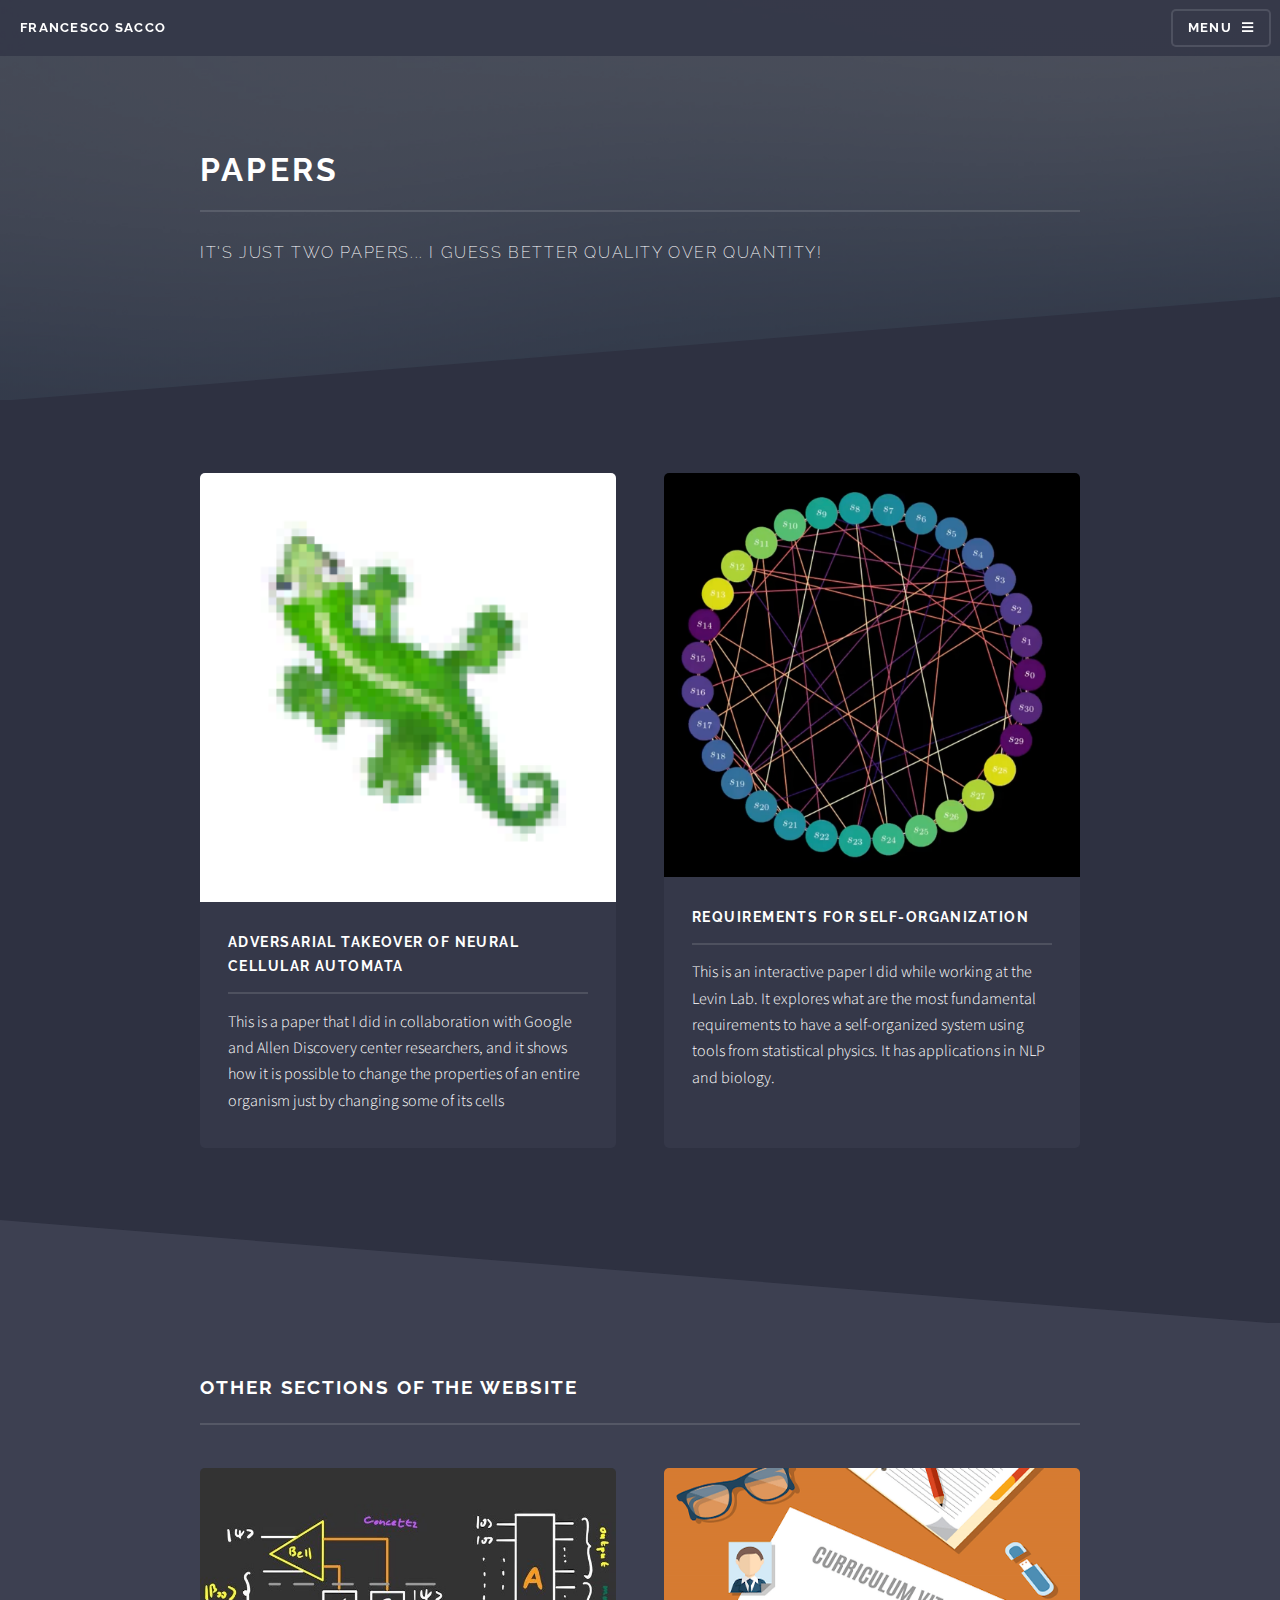
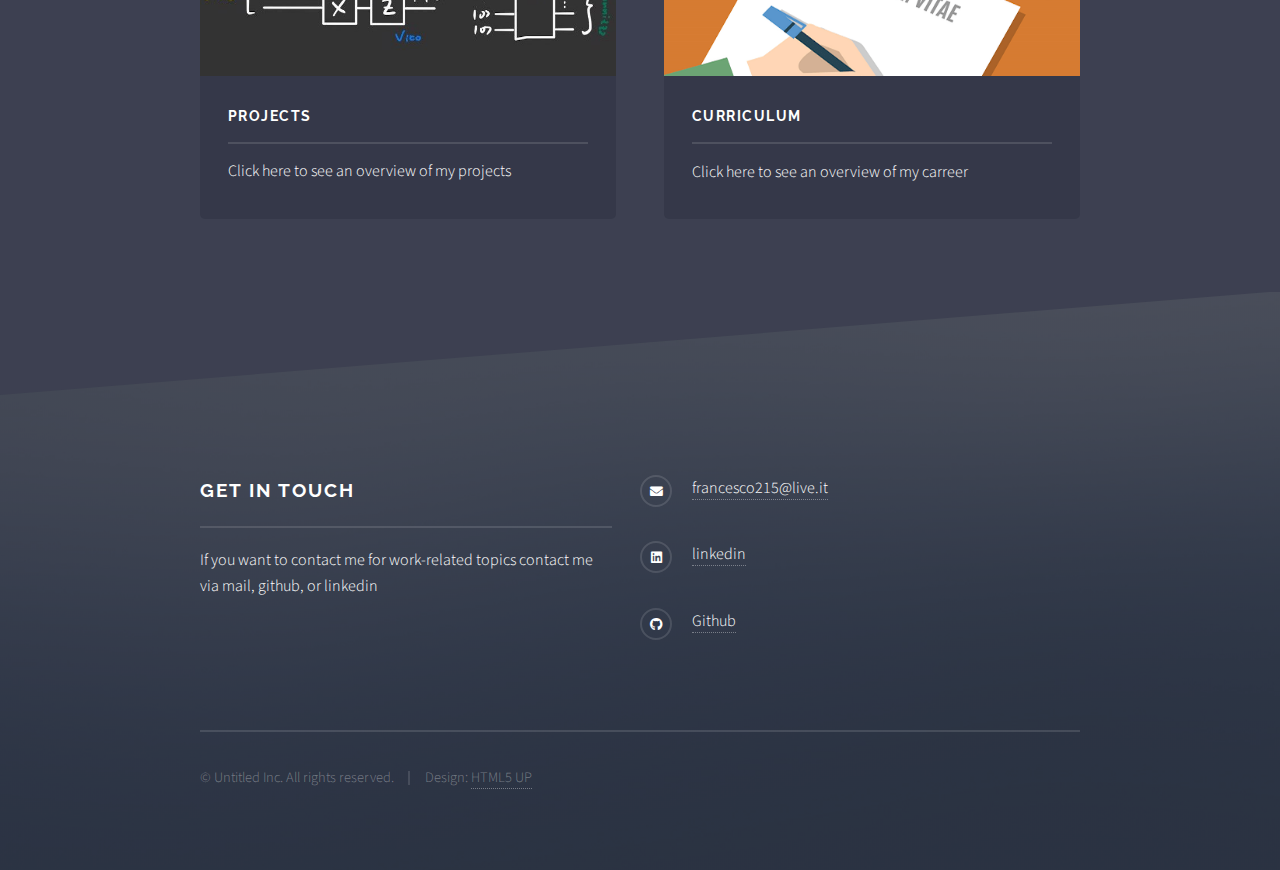
<file: papers.html>
<!DOCTYPE HTML>
<!--
	Solid State by HTML5 UP
	html5up.net | @ajlkn
	Free for personal and commercial use under the CCA 3.0 license (html5up.net/license)
-->
<html>
	<head>
		<title>Papers</title>
		<meta charset="utf-8" />
		<meta name="viewport" content="width=device-width, initial-scale=1, user-scalable=no" />
		<link rel="stylesheet" href="assets/css/main.css" />
		<noscript><link rel="stylesheet" href="assets/css/noscript.css" /></noscript>
		<script async src="https://www.googletagmanager.com/gtag/js?id=G-BMS9095G9B"></script>
		<script>
			window.dataLayer = window.dataLayer || [];
			function gtag(){dataLayer.push(arguments);}
			gtag('js', new Date());
			gtag('config', 'G-BMS9095G9B');
		</script>
	</head>
	<body class="is-preload">

		<!-- Page Wrapper -->
			<div id="page-wrapper">

				<!-- Header -->
					<header id="header">
						<h1><a href="index.html">Francesco Sacco</a></h1>
						<nav>
							<a href="#menu">Menu</a>
						</nav>
					</header>

				<!-- Menu -->
					<nav id="menu">
						<div class="inner">
							<h2>Menu</h2>
							<ul class="links">
								<li><a href="index.html">Projects</a></li>
								<li><a href="curriculum.html">Curriculum</a></li>
								<li><a href="papers.html">Papers</a></li>
							</ul>
							<a href="#" class="close">Close</a>
						</div>
					</nav>

				<!-- Wrapper -->
				<section id="wrapper">
					<header>
						<div class="inner">
							<h2>Papers</h2>
							<p>It's just two papers... I guess better quality over quantity!</p>
						</div>
					</header>

						<!-- Content -->
							<div class="wrapper">
								<div class="inner">
									<section class="features">
										<article>
											<a href="https://letteraunica.github.io/neural_cellular_automata/" class="image"><img src="images/cellular.png" alt="" /></a>
											<h3 class="major">Adversarial takeover of neural cellular automata</h3>
											<p> This is a paper that I did in collaboration with Google and Allen Discovery center researchers, and it shows how it is possible to change the properties of an entire organism just by changing some of its cells</p>
										</article>
										<article>
											<a href="https://francesco215.github.io/Language_CA/" class="image"><img src="images/requirements_for_self_org.png" alt="" /></a>
											<h3 class="major">Requirements for Self-Organization</h3>
											<p> This is an interactive paper I did while working at the Levin Lab. It explores what are the most fundamental requirements to have a self-organized system using tools from statistical physics. It has applications in NLP and biology.</p>
										</article>
									</section>

								</div>
							</div>
					</section>

				<!-- Link a altre pagine -->
				<section id="five" class="wrapper alt style3">
					<div class="inner">
						<h2 class="major">Other sections of the website</h2>
						<section class="features">
							<article>
								<a href="index.html" class="image"><img src="images/progetti.jpg" alt="" /></a>
								<h3 class="major">Projects</h3>
								<p>Click here to see an overview of my projects</p>
							</article>
							<article>
								<a href="curriculum.html" class="image"><img src="images/curriculum_vitae.png" alt="" /></a>
								<h3 class="major">Curriculum</h3>
								<p>Click here to see an overview of my carreer</p>
							</article>
						</section>
					</div>
				</section>	

				<!-- Footer -->
				<section id="footer">
					<div class="inner">
						<div class="row">
							<div class="col-6 col-12-medium">
								<h2 class="major">Get in touch</h2>
								<p>
									If you want to contact me for work-related topics contact me via mail,
									github, or linkedin
								</p>

							</div>
							<div class="col-6 col-12-medium">							
								<ul class="contact">
									<li class="icon solid fa-envelope"><a href="#">francesco215@live.it</a></li>
									<li class="icon brands fa-linkedin"><a href="https://www.linkedin.com/in/francesco-sacco-606451167/">linkedin</a></li>
									<li class="icon brands fa-github"><a href="https://github.com/Francesco215">Github</a></li>
								</ul>
							</div>
						</div>
						<ul class="copyright">
							<li>&copy; Untitled Inc. All rights reserved.</li><li>Design: <a href="http://html5up.net">HTML5 UP</a></li>
						</ul>
					</div>
				</section>

			</div>

		<!-- Scripts -->
			<script src="assets/js/jquery.min.js"></script>
			<script src="assets/js/jquery.scrollex.min.js"></script>
			<script src="assets/js/browser.min.js"></script>
			<script src="assets/js/breakpoints.min.js"></script>
			<script src="assets/js/util.js"></script>
			<script src="assets/js/main.js"></script>

	</body>
</html>
</file>
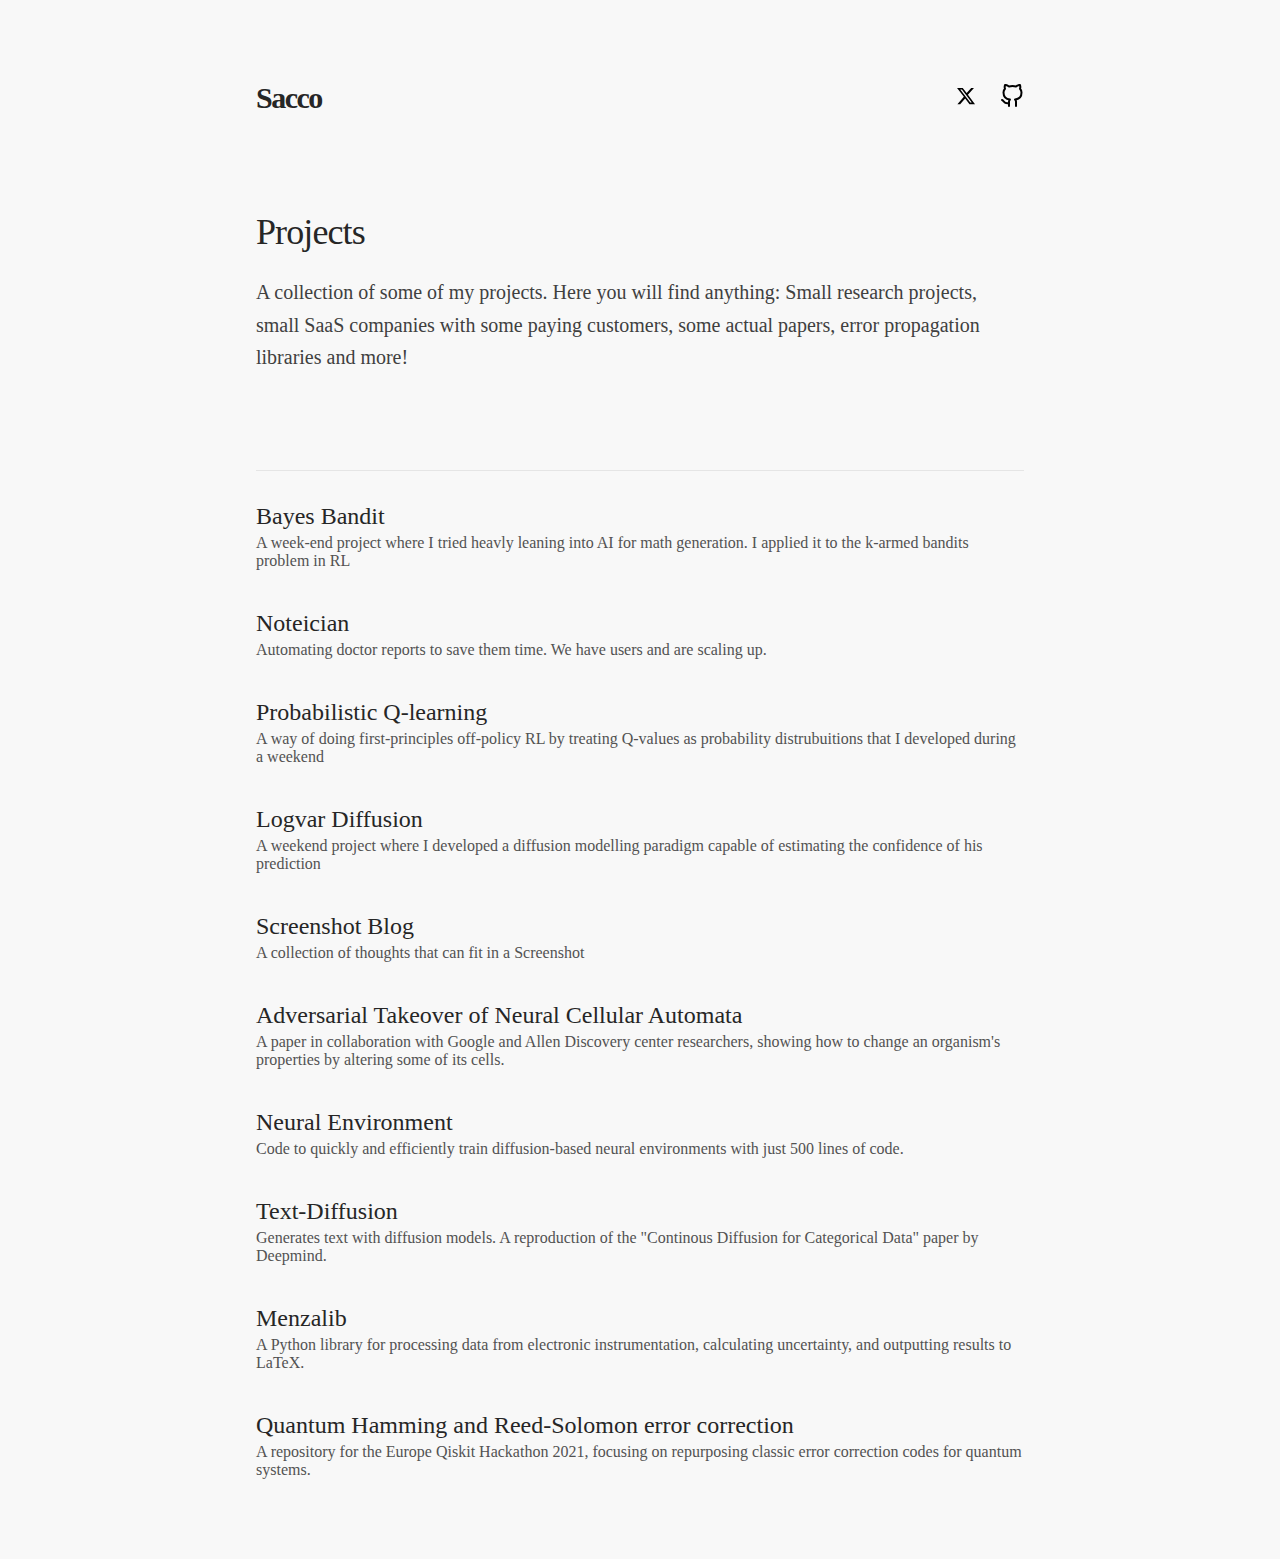
<file: projects.html>
<!DOCTYPE html>
<html lang="en">

<head>
    <meta charset="UTF-8">
    <meta name="viewport" content="width=device-width, initial-scale=1.0">
    <title>Projects - Francesco Sacco</title>

    <link rel="stylesheet" href="style.css">
</head>

<body>

    <div class="container">
        <!-- Header Section -->
        <header class="site-header">
            <div>
                <a href="index.html" class="logo">Sacco</a>
            </div>
            <nav class="nav-menu">
                <a href="https://x.com/FrancescoSacco1" aria-label="X profile" class="social-link">
                    <img src="assets/x-icon.svg" alt="X profile" class="w-5 h-5">
                </a>
                <a href="https://github.com/Francesco215" aria-label="GitHub profile" class="social-link">
                    <img src="assets/github-icon.svg" alt="GitHub profile" class="w-6 h-6">
                </a>
            </nav>
        </header>

        <main>

            <section class="intro-section">
                <h1 class="page-title">Projects</h1>
                <p class="intro-text">
                    A collection of some of my projects. Here you will find anything: Small research projects, small
                    SaaS companies with some paying customers, some actual papers, error propagation libraries and more!
                </p>
            </section>
            <hr class="divider">

            <section>
                <div class="article-list">
                    <article>
                        <h3 class="article-title">
                            <a href="https://github.com/Francesco215/Bayes-bandit" class="article-link">Bayes Bandit</a>
                        </h3>
                        <p class="article-desc">A week-end project where I tried heavly leaning into AI for math generation. I applied it to the k-armed bandits problem in RL</p>
                    </article>
                    <article>
                        <h3 class="article-title">
                            <a href="http://www.noteician.com" class="article-link">Noteician</a>
                        </h3>
                        <p class="article-desc">Automating doctor reports to save them time. We have users and
                            are scaling up.</p>
                    </article>
                    <article>
                        <h3 class="article-title">
                            <a href="https://github.com/francesco215/Q-prob" class="article-link">Probabilistic
                                Q-learning</a>
                        </h3>
                        <p class="article-desc">A way of doing first-principles off-policy RL by treating
                            Q-values as probability distrubuitions that I developed during a weekend</p>
                    </article>
                    <article>
                        <h3 class="article-title">
                            <a href="https://github.com/francesco215/logvar_diffusion" class="article-link">Logvar
                                Diffusion</a>
                        </h3>
                        <p class="article-desc">A weekend project where I developed a diffusion modelling
                            paradigm capable of estimating the confidence of his prediction</p>
                    </article>
                    <article>
                        <h3 class="article-title">
                            <a href="https://francesco215.github.io/Screenshots" class="article-link">Screenshot
                                Blog</a>
                        </h3>
                        <p class="article-desc">A collection of thoughts that can fit in a Screenshot</p>
                    </article>
                    <article>
                        <h3 class="article-title">
                            <a href="https://letteraunica.github.io/neural_cellular_automata/"
                                class="article-link">Adversarial Takeover of Neural Cellular Automata</a>
                        </h3>
                        <p class="article-desc">A paper in collaboration with Google and Allen Discovery center
                            researchers, showing how to change an organism's properties by altering some of its cells.
                        </p>
                    </article>
                    <article>
                        <h3 class="article-title">
                            <a href="https://github.com/Francesco215/neural_env" class="article-link">Neural
                                Environment</a>
                        </h3>
                        <p class="article-desc">Code to quickly and efficiently train diffusion-based neural
                            environments with just 500 lines of code.</p>
                    </article>
                    <article>
                        <h3 class="article-title">
                            <a href="https://github.com/Francesco215/text-diffusion"
                                class="article-link">Text-Diffusion</a>
                        </h3>
                        <p class="article-desc">Generates text with diffusion models. A reproduction of the
                            "Continous Diffusion for Categorical Data" paper by Deepmind.</p>
                    </article>
                    <article>
                        <h3 class="article-title">
                            <a href="https://github.com/LetteraUnica/menzalib" class="article-link">Menzalib</a>
                        </h3>
                        <p class="article-desc">A Python library for processing data from electronic
                            instrumentation, calculating uncertainty, and outputting results to LaTeX.</p>
                    </article>
                    <article>
                        <h3 class="article-title">
                            <a href="https://github.com/Dirac231/BCHamming" class="article-link">Quantum Hamming and
                                Reed-Solomon error correction</a>
                        </h3>
                        <p class="article-desc">A repository for the Europe Qiskit Hackathon 2021, focusing on
                            repurposing classic error correction codes for quantum systems.</p>
                    </article>
                </div>
            </section>
        </main>
    </div>

</body>

</html>
</file>
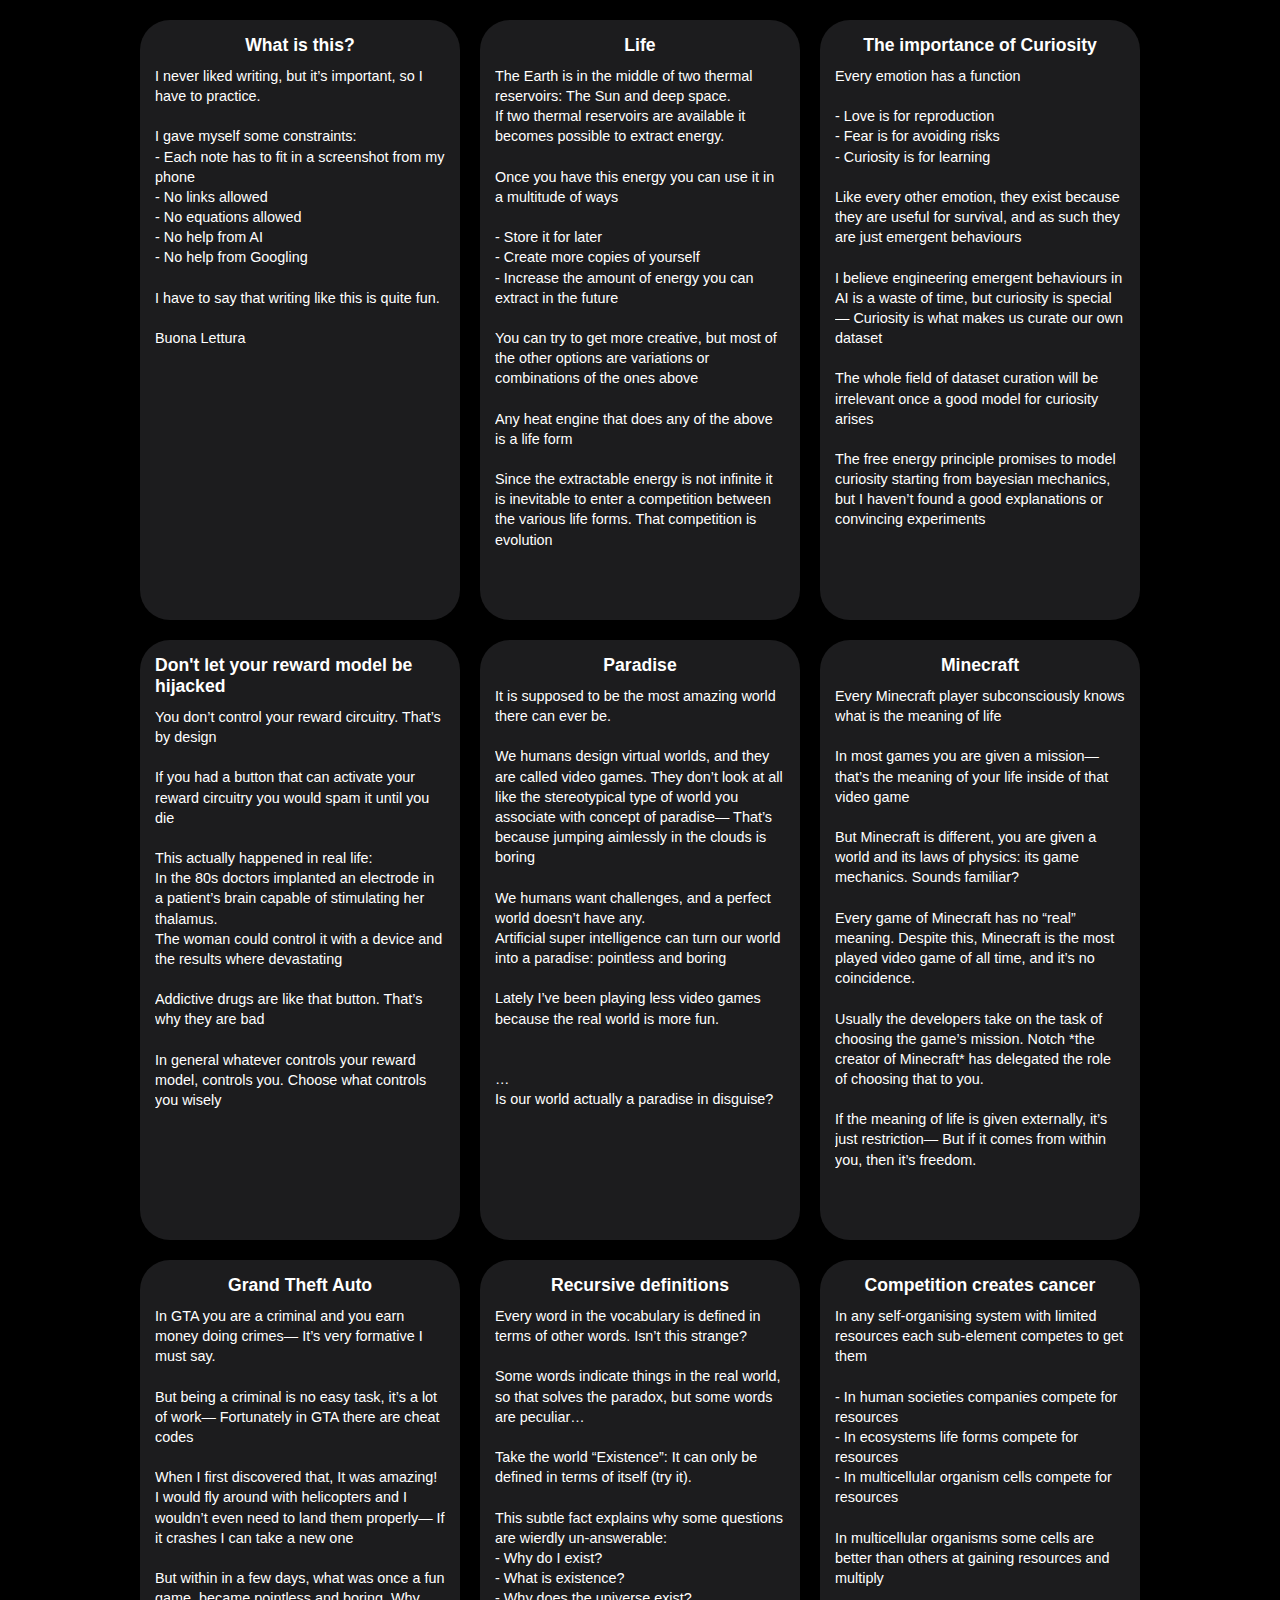
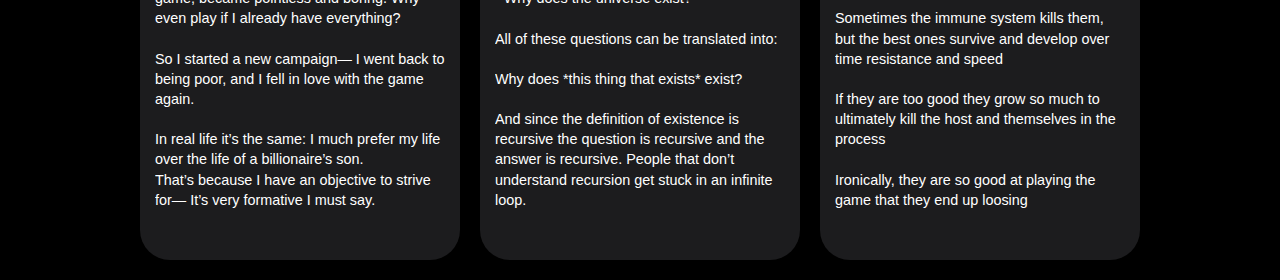
<file: s_blog.html>
<!DOCTYPE html>
<html lang="en">
<head>
<meta charset="UTF-8" />
<meta name="viewport" content="width=device-width, initial-scale=1.0"/>
<title>Tiled iPhone-Style Notes</title>
<style>
  body {
    margin: 0;
    padding: 20px;
    background: #000; /* Black background */
    font-family: -apple-system, BlinkMacSystemFont, "Helvetica Neue", Helvetica, Arial, sans-serif;
    display: flex;
    flex-wrap: wrap;
    gap: 20px;
    justify-content: center;
    align-items: flex-start;
  }

  .note-container {
    position: relative;
    width: 320px;     /* Adjusted size so more notes fit on screen */
    height: 600px;    /* Adjusted height accordingly */
    background: #1C1C1E;
    border-radius: 30px;  /* Smaller radius to fit the smaller size */
    display: flex;
    flex-direction: column;
    align-items: center;
    padding: 15px 15px 15px; /* space for notch and content */
    box-sizing: border-box;
    box-shadow: 0 4px 12px rgba(0,0,0,0.5);
  }

  /* Simulate the notch 
  .note-container::before {
    content: "";
    position: absolute;
    top: 0;
    left: 50%;
    transform: translateX(-50%);
    width: 100px;  /* Adjusted for smaller note width 
    height: 20px;  
    background: #000; 
    border-bottom-left-radius: 5px;
    border-bottom-right-radius: 5px;
  }
    */

    .note-title {
        font-size: 1.1em;
        font-weight: bold;
        margin: 0 0 10px;
        text-align: left;
        color: #fff;
    }

  .note-text {
    font-size: 0.9em;
    line-height: 1.4;
    color: #fff;
    text-align: left;
    margin: 0;
    width: 100%;
    overflow: hidden;
  }
</style>
</head>
<body>

<!-- Repeat as many notes as you'd like -->
<div class="note-container">
    <p class="note-title">What is this?</p>
    <p class="note-text">
        I never liked writing, but it’s important, so I have to practice.<br><br>

        I gave myself some constraints:<br>
        - Each note has to fit in a screenshot from my phone<br>
        - No links allowed<br>
        - No equations allowed<br>
        - No help from AI<br>
        - No help from Googling<br><br>
        
        I have to say that writing like this is quite fun.<br><br>
        
        Buona Lettura
      </p>
  </div>
<div class="note-container">
  <p class="note-title">Life</p>
  <p class="note-text">
    The Earth is in the middle of two thermal reservoirs: The Sun and deep space.<br>
    If two thermal reservoirs are available it becomes possible to extract energy.<br><br>
    
    Once you have this energy you can use it in a multitude of ways<br><br>
    
    - Store it for later<br>
    - Create more copies of yourself<br>
    - Increase the amount of energy you can extract in the future<br><br>
    
    You can try to get more creative, but most of the other options are variations or combinations of the ones above<br><br>
    
    Any heat engine that does any of the above is a life form<br><br>
    
    Since the extractable energy is not infinite it is inevitable to enter a competition between the various life forms. That competition is evolution<br>
    </p>
</div>

<div class="note-container">
  <p class="note-title">The importance of Curiosity</p>
  <p class="note-text">
    Every emotion has a function<br><br>

    - Love is for reproduction<br>
    - Fear is for avoiding risks<br>
    - Curiosity is for learning<br><br>

    Like every other emotion, they exist because they are useful for survival, and as such they are just emergent behaviours<br><br>

    I believe engineering emergent behaviours in AI is a waste of time, but curiosity is special— Curiosity is what makes us curate our own dataset<br><br>

    The whole field of dataset curation will be irrelevant once a good model for curiosity arises<br><br>

    The free energy principle promises to model curiosity starting from bayesian mechanics, but I haven’t found a good explanations or convincing experiments
  </p>
</div>

<div class="note-container">
  <h1 class="note-title">Don't let your reward model be hijacked</h1>
  <p class="note-text">
    You don’t control your reward circuitry. That’s by design<br><br>

    If you had a button that can activate your reward circuitry you would spam it until you die<br><br>

    This actually happened in real life:<br>
    In the 80s doctors implanted an electrode in a patient’s brain capable of stimulating her thalamus.<br>
    The woman could control it with a device and the results where devastating<br><br>

    Addictive drugs are like that button. That’s why they are bad<br><br>

    In general whatever controls your reward model, controls you. Choose what controls you wisely
  </p>
</div>

<div class="note-container">
  <h1 class="note-title">Paradise</h1>
  <p class="note-text">
    It is supposed to be the most amazing world there can ever be.<br><br>

We humans design virtual worlds, and they are called video games. They don’t look at all like the stereotypical type of world you associate with concept of paradise— That’s because jumping aimlessly in the clouds is boring<br><br>
    
    We humans want challenges, and a perfect world doesn’t have any.<br>
    Artificial super intelligence can turn our world into a paradise: pointless and boring<br><br>

    Lately I’ve been playing less video games because the real world is more fun.<br><br>

    <br>
    …<br>
    Is our world actually a paradise in disguise?
  </p>
</div>

<div class="note-container">
  <h1 class="note-title">Minecraft</h1>
  <p class="note-text">
    Every Minecraft player subconsciously knows what is the meaning of life<br><br>

    In most games you are given a mission— that’s the meaning of your life inside of that video game<br><br>

    But Minecraft is different, you are given a world and its laws of physics: its game mechanics. Sounds familiar?<br><br>

    Every game of Minecraft has no “real” meaning. Despite this, Minecraft is the most played video game of all time, and it’s no coincidence.<br><br>

    Usually the developers take on the task of choosing the game’s mission. Notch *the creator of Minecraft* has delegated the role of choosing that to you.<br><br>

    If the meaning of life is given externally, it’s just restriction— But if it comes from within you, then it’s freedom.<br><br>
  </p>
</div>

<div class="note-container">
  <h1 class="note-title">Grand Theft Auto</h1>
  <p class="note-text">
    In GTA you are a criminal and you earn money doing crimes— It’s very formative I must say.<br><br>

    But being a criminal is no easy task, it’s a lot of work— Fortunately in GTA there are cheat codes<br><br>
    
    When I first discovered that, It was amazing! I would fly around with helicopters and I wouldn’t even need to land them properly— If it crashes I can take a new one<br><br>
    
    But within in a few days, what was once a fun game, became pointless and boring. Why even play if I already have everything?<br><br>
    
    So I started a new campaign— I went back to being poor, and I fell in love with the game again.<br><br>
    
    In real life it’s the same: I much prefer my life over the life of a billionaire’s son.<br>
    That’s because I have an objective to strive for— It’s very formative I must say.
  </p>
</div>

<div class="note-container">
  <h1 class="note-title">Recursive definitions</h1>
  <p class="note-text">
    Every word in the vocabulary is defined in terms of other words. Isn’t this strange?<br><br>

    Some words indicate things in the real world, so that solves the paradox, but some words are peculiar…<br><br>

    Take the world “Existence”: It can only be defined in terms of itself (try it).<br><br>

    This subtle fact explains why some questions are wierdly un-answerable:<br>
    - Why do I exist?<br>
    - What is existence?<br>
    - Why does the universe exist?<br><br>


    All of these questions can be translated into:<br><br>

        Why does *this thing that exists* exist?<br><br>

    And since the definition of existence is recursive the question is recursive and the answer is recursive. People that don’t understand recursion get stuck in an infinite loop.<br>
  </p>
</div>
<div class="note-container">
  <h1 class="note-title">Competition creates cancer</h1>
  <p class="note-text">
    In any self-organising system with limited resources each sub-element competes to get them<br><br>

    - In human societies companies compete for resources<br>
    - In ecosystems life forms compete for resources<br>
    - In multicellular organism cells compete for resources<br><br>

    In multicellular organisms some cells are better than others at gaining resources and multiply<br><br>

    Sometimes the immune system kills them, but the best ones survive and develop over time resistance and speed<br><br>

    If they are too good they grow so much to ultimately kill the host and themselves in the process<br><br>

    Ironically, they are so good at playing the game that they end up loosing
  </p>
</div>
<!-- 
<div class="note-container">
    <h1 class="note-title">Note 6</h1>
    <p class="note-text">Feel free to change the colors, fonts, or add additional styling as needed.</p>
</div>
 -->

<!-- Add more notes as desired -->

</body>
</html>
</file>
<file: assets/css/noscript.css>
/*
	Solid State by HTML5 UP
	html5up.net | @ajlkn
	Free for personal and commercial use under the CCA 3.0 license (html5up.net/license)
*/

/* Banner */

	body.is-preload #banner .logo {
		-moz-transform: none;
		-webkit-transform: none;
		-ms-transform: none;
		transform: none;
		opacity: 1;
	}

	body.is-preload #banner h2 {
		opacity: 1;
		-moz-transform: none;
		-webkit-transform: none;
		-ms-transform: none;
		transform: none;
		-moz-filter: none;
		-webkit-filter: none;
		-ms-filter: none;
		filter: none;
	}

	body.is-preload #banner p {
		opacity: 01;
		-moz-transform: none;
		-webkit-transform: none;
		-ms-transform: none;
		transform: none;
		-moz-filter: none;
		-webkit-filter: none;
		-ms-filter: none;
		filter: none;
	}
</file>
<file: style.css>
body {
    font-family: "Times New Roman", Times, serif;
    background-color: #f8f8f8;
    color: #262626;
    /* text-neutral-800 */
    margin: 0;
}

/* Layout */
.container {
    max-width: 48rem;
    /* max-w-3xl */
    margin-left: auto;
    margin-right: auto;
    padding: 3rem 1.5rem;
    /* py-12 px-6 */
}

@media (min-width: 640px) {
    .container {
        padding-left: 2rem;
        /* sm:px-8 */
        padding-right: 2rem;
    }
}

@media (min-width: 768px) {
    .container {
        padding-top: 5rem;
        /* md:py-20 */
        padding-bottom: 5rem;
    }
}

/* Header */
.site-header {
    display: flex;
    justify-content: space-between;
    align-items: center;
    margin-bottom: 5rem;
    /* mb-20 */
}

@media (min-width: 768px) {
    .site-header {
        margin-bottom: 6rem;
        /* md:mb-24 */
    }
}

.logo {
    font-size: 1.875rem;
    /* text-3xl */
    line-height: 2.25rem;
    font-weight: 700;
    /* font-bold */
    letter-spacing: -0.05em;
    /* tracking-tighter */
    text-decoration: none;
    color: inherit;
}

.nav-menu {
    display: flex;
    align-items: center;
    column-gap: 1.25rem;
    /* space-x-5 */
    font-size: 1rem;
    /* text-base */
}

@media (min-width: 640px) {
    .nav-menu {
        column-gap: 1.5rem;
        /* sm:space-x-6 */
    }
}

.nav-link {
    color: #525252;
    /* text-neutral-600 */
    text-decoration: none;
    transition: color 150ms cubic-bezier(0.4, 0, 0.2, 1);
}

.nav-link:hover {
    color: #171717;
    /* text-neutral-900 */
    text-decoration: underline;
}

.social-link {
    color: #525252;
    /* text-neutral-600 */
    transition: color 150ms cubic-bezier(0.4, 0, 0.2, 1);
}

.social-link:hover {
    color: #171717;
    /* text-neutral-900 */
}

.w-5 {
    width: 1.25rem;
}

.h-5 {
    height: 1.25rem;
}

.w-6 {
    width: 1.5rem;
}

.h-6 {
    height: 1.5rem;
}

/* Main Content */
.intro-section {
    margin-bottom: 6rem;
    /* mb-24 */
}

.home-title {
    font-size: 4.5rem;
    /* text-7xl */
    line-height: 1;
    font-weight: 400;
    /* font-normal */
    letter-spacing: -0.025em;
    /* tracking-tight */
    margin-bottom: 2rem;
    /* mb-8 */
    margin-top: 0;
}

@media (min-width: 768px) {
    .home-title {
        font-size: 3rem;
        /* md:text-5xl */
    }
}

.page-title {
    font-size: 2.25rem;
    /* text-4xl */
    line-height: 2.5rem;
    font-weight: 400;
    letter-spacing: -0.025em;
    margin-bottom: 1.5rem;
    /* mb-6 */
    margin-top: 0;
}

.intro-text {
    font-size: 1.125rem;
    /* text-lg */
    line-height: 1.625;
    /* leading-relaxed */
    color: #404040;
    /* text-neutral-700 */
    margin: 0;
}

@media (min-width: 768px) {
    .intro-text {
        font-size: 1.25rem;
        /* md:text-xl */
    }
}

.divider {
    border: 0;
    border-top: 1px solid #e5e5e5;
    /* border-neutral-200 */
    margin-bottom: 2rem;
    /* mb-8 */
    margin-top: 0;
}

.article-list {
    display: flex;
    flex-direction: column;
    gap: 2.5rem;
    /* space-y-10 */
}

.article-title-home {
    font-size: 2.25rem;
    /* text-4xl */
    font-weight: 400;
    letter-spacing: -0.025em;
    margin: 0;
}

.article-title {
    font-size: 1.25rem;
    /* text-xl */
    font-weight: 500;
    /* font-medium */
    margin: 0;
}

@media (min-width: 768px) {
    .article-title {
        font-size: 1.5rem;
        /* md:text-2xl */
    }
}

.article-link {
    text-decoration: none;
    color: inherit;
}

.article-link:hover {
    text-decoration: underline;
}

.article-desc {
    color: #525252;
    /* text-neutral-600 */
    margin-top: 0.25rem;
    /* mt-1 */
    margin-bottom: 0;
}
</file>
<file: assets/css/main.css>
@import url(fontawesome-all.min.css);
@import url("https://fonts.googleapis.com/css?family=Raleway:200,700|Source+Sans+Pro:300,600,300italic,600italic");

/*
	Solid State by HTML5 UP
	html5up.net | @ajlkn
	Free for personal and commercial use under the CCA 3.0 license (html5up.net/license)
*/

html, body, div, span, applet, object,
iframe, h1, h2, h3, h4, h5, h6, p, blockquote,
pre, a, abbr, acronym, address, big, cite,
code, del, dfn, em, img, ins, kbd, q, s, samp,
small, strike, strong, sub, sup, tt, var, b,
u, i, center, dl, dt, dd, ol, ul, li, fieldset,
form, label, legend, table, caption, tbody,
tfoot, thead, tr, th, td, article, aside,
canvas, details, embed, figure, figcaption,
footer, header, hgroup, menu, nav, output, ruby,
section, summary, time, mark, audio, video {
	margin: 0;
	padding: 0;
	border: 0;
	font-size: 100%;
	font: inherit;
	vertical-align: baseline;}

article, aside, details, figcaption, figure,
footer, header, hgroup, menu, nav, section {
	display: block;}

body {
	line-height: 1;
}

ol, ul {
	list-style: none;
}

blockquote, q {
	quotes: none;
}

	blockquote:before, blockquote:after, q:before, q:after {
		content: '';
		content: none;
	}

table {
	border-collapse: collapse;
	border-spacing: 0;
}

body {
	-webkit-text-size-adjust: none;
}

mark {
	background-color: transparent;
	color: inherit;
}

input::-moz-focus-inner {
	border: 0;
	padding: 0;
}

input, select, textarea {
	-moz-appearance: none;
	-webkit-appearance: none;
	-ms-appearance: none;
	appearance: none;
}

/* Basic */

	@-ms-viewport {
		width: device-width;
	}

	body {
		-ms-overflow-style: scrollbar;
	}

	@media screen and (max-width: 480px) {

		html, body {
			min-width: 320px;
		}

	}

	html {
		box-sizing: border-box;
	}

	*, *:before, *:after {
		box-sizing: inherit;
	}

	body {
		background-color: #2e3141;
		background-image: linear-gradient(to top, rgba(46, 49, 65, 0.8), rgba(46, 49, 65, 0.8)), url("../../images/bg.jpg");
		background-size: auto, cover;
		background-attachment: fixed, fixed;
		background-position: center, center;
	}

		body.is-preload *, body.is-preload *:before, body.is-preload *:after {
			-moz-animation: none !important;
			-webkit-animation: none !important;
			-ms-animation: none !important;
			animation: none !important;
			-moz-transition: none !important;
			-webkit-transition: none !important;
			-ms-transition: none !important;
			transition: none !important;
		}

/* Type */

	body, input, select, textarea {
		color: #ffffff;
		font-family: "Source Sans Pro", Helvetica, sans-serif;
		font-size: 16.5pt;
		font-weight: 300;
		line-height: 1.65;
	}

		@media screen and (max-width: 1680px) {

			body, input, select, textarea {
				font-size: 13pt;
			}

		}

		@media screen and (max-width: 1280px) {

			body, input, select, textarea {
				font-size: 12pt;
			}

		}

		@media screen and (max-width: 980px) {

			body, input, select, textarea {
				font-size: 12pt;
			}

		}

		@media screen and (max-width: 736px) {

			body, input, select, textarea {
				font-size: 12pt;
			}

		}

		@media screen and (max-width: 480px) {

			body, input, select, textarea {
				font-size: 12pt;
			}

		}

	a {
		-moz-transition: color 0.2s ease-in-out, border-bottom-color 0.2s ease-in-out;
		-webkit-transition: color 0.2s ease-in-out, border-bottom-color 0.2s ease-in-out;
		-ms-transition: color 0.2s ease-in-out, border-bottom-color 0.2s ease-in-out;
		transition: color 0.2s ease-in-out, border-bottom-color 0.2s ease-in-out;
		border-bottom: dotted 1px rgba(255, 255, 255, 0.35);
		color: #ffffff;
		text-decoration: none;
	}

		a:hover {
			border-bottom-color: transparent;
			color: #ffffff !important;
		}

		a.special:not(.button) {
			text-decoration: none;
			border-bottom: 0;
			display: block;
			font-family: Raleway, Helvetica, sans-serif;
			font-size: 0.8em;
			font-weight: 700;
			letter-spacing: 0.1em;
			margin: 0 0 2em 0;
			text-transform: uppercase;
		}

			a.special:not(.button):before {
				-moz-osx-font-smoothing: grayscale;
				-webkit-font-smoothing: antialiased;
				display: inline-block;
				font-style: normal;
				font-variant: normal;
				text-rendering: auto;
				line-height: 1;
				text-transform: none !important;
				font-family: 'Font Awesome 5 Free';
				font-weight: 900;
			}

			a.special:not(.button):before {
				-moz-transition: background-color 0.2s ease-in-out;
				-webkit-transition: background-color 0.2s ease-in-out;
				-ms-transition: background-color 0.2s ease-in-out;
				transition: background-color 0.2s ease-in-out;
				border-radius: 100%;
				border: solid 2px rgba(255, 255, 255, 0.125);
				content: '\f105';
				display: inline-block;
				font-size: 1.25em;
				height: 2em;
				line-height: 1.75em;
				margin-right: 0.85em;
				text-align: center;
				text-indent: 0.15em;
				vertical-align: middle;
				width: 2em;
			}

			a.special:not(.button):hover:before {
				background-color: rgba(255, 255, 255, 0.025);
			}

			a.special:not(.button):active:before {
				background-color: rgba(255, 255, 255, 0.075);
			}

	strong, b {
		color: #ffffff;
		font-weight: 600;
	}

	em, i {
		font-style: italic;
	}

	p {
		margin: 0 0 2em 0;
	}

	h1, h2, h3, h4, h5, h6 {
		color: #ffffff;
		font-family: Raleway, Helvetica, sans-serif;
		font-weight: 700;
		letter-spacing: 0.1em;
		margin: 0 0 1em 0;
		text-transform: uppercase;
	}

		h1 a, h2 a, h3 a, h4 a, h5 a, h6 a {
			color: inherit;
			text-decoration: none;
			border-bottom: 0;
		}

		h1 span, h2 span, h3 span, h4 span, h5 span, h6 span {
			font-weight: 200;
		}

		h1.major, h2.major, h3.major, h4.major, h5.major, h6.major {
			padding-bottom: 1em;
			border-bottom: solid 2px rgba(255, 255, 255, 0.125);
		}

	h2 {
		font-size: 1.2em;
	}

	h3 {
		font-size: 0.9em;
	}

	h4 {
		font-size: 0.7em;
	}

	h5 {
		font-size: 0.7em;
	}

	h6 {
		font-size: 0.7em;
	}

	@media screen and (max-width: 736px) {

		h2 {
			font-size: 1em;
		}

		h3 {
			font-size: 0.8em;
		}

	}

	sub {
		font-size: 0.8em;
		position: relative;
		top: 0.5em;
	}

	sup {
		font-size: 0.8em;
		position: relative;
		top: -0.5em;
	}

	blockquote {
		border-left: solid 4px rgba(255, 255, 255, 0.125);
		font-style: italic;
		margin: 0 0 2em 0;
		padding: 0.5em 0 0.5em 2em;
	}

	code {
		background: rgba(255, 255, 255, 0.025);
		border-radius: 5px;
		border: solid 2px rgba(255, 255, 255, 0.125);
		font-family: "Courier New", monospace;
		font-size: 0.9em;
		margin: 0 0.25em;
		padding: 0.25em 0.65em;
	}

	pre {
		-webkit-overflow-scrolling: touch;
		font-family: "Courier New", monospace;
		font-size: 0.9em;
		margin: 0 0 2em 0;
	}

		pre code {
			display: block;
			line-height: 1.75em;
			padding: 1em 1.5em;
			overflow-x: auto;
		}

	hr {
		border: 0;
		border-bottom: solid 2px rgba(255, 255, 255, 0.125);
		margin: 2.5em 0;
	}

		hr.major {
			margin: 4em 0;
		}

	.align-left {
		text-align: left;
	}

	.align-center {
		text-align: center;
	}

	.align-right {
		text-align: right;
	}

/* Row */

	.row {
		display: flex;
		flex-wrap: wrap;
		box-sizing: border-box;
		align-items: stretch;
	}

		.row > * {
			box-sizing: border-box;
		}

		.row.gtr-uniform > * > :last-child {
			margin-bottom: 0;
		}

		.row.aln-left {
			justify-content: flex-start;
		}

		.row.aln-center {
			justify-content: center;
		}

		.row.aln-right {
			justify-content: flex-end;
		}

		.row.aln-top {
			align-items: flex-start;
		}

		.row.aln-middle {
			align-items: center;
		}

		.row.aln-bottom {
			align-items: flex-end;
		}

		.row > .imp {
			order: -1;
		}

		.row > .col-1 {
			width: 8.33333%;
		}

		.row > .off-1 {
			margin-left: 8.33333%;
		}

		.row > .col-2 {
			width: 16.66667%;
		}

		.row > .off-2 {
			margin-left: 16.66667%;
		}

		.row > .col-3 {
			width: 25%;
		}

		.row > .off-3 {
			margin-left: 25%;
		}

		.row > .col-4 {
			width: 33.33333%;
		}

		.row > .off-4 {
			margin-left: 33.33333%;
		}

		.row > .col-5 {
			width: 41.66667%;
		}

		.row > .off-5 {
			margin-left: 41.66667%;
		}

		.row > .col-6 {
			width: 50%;
		}

		.row > .off-6 {
			margin-left: 50%;
		}

		.row > .col-7 {
			width: 58.33333%;
		}

		.row > .off-7 {
			margin-left: 58.33333%;
		}

		.row > .col-8 {
			width: 66.66667%;
		}

		.row > .off-8 {
			margin-left: 66.66667%;
		}

		.row > .col-9 {
			width: 75%;
		}

		.row > .off-9 {
			margin-left: 75%;
		}

		.row > .col-10 {
			width: 83.33333%;
		}

		.row > .off-10 {
			margin-left: 83.33333%;
		}

		.row > .col-11 {
			width: 91.66667%;
		}

		.row > .off-11 {
			margin-left: 91.66667%;
		}

		.row > .col-12 {
			width: 100%;
		}

		.row > .off-12 {
			margin-left: 100%;
		}

		.row.gtr-0 {
			margin-top: 0;
			margin-left: 0em;
		}

			.row.gtr-0 > * {
				padding: 0 0 0 0em;
			}

			.row.gtr-0.gtr-uniform {
				margin-top: 0em;
			}

				.row.gtr-0.gtr-uniform > * {
					padding-top: 0em;
				}

		.row.gtr-25 {
			margin-top: 0;
			margin-left: -0.4375em;
		}

			.row.gtr-25 > * {
				padding: 0 0 0 0.4375em;
			}

			.row.gtr-25.gtr-uniform {
				margin-top: -0.4375em;
			}

				.row.gtr-25.gtr-uniform > * {
					padding-top: 0.4375em;
				}

		.row.gtr-50 {
			margin-top: 0;
			margin-left: -0.875em;
		}

			.row.gtr-50 > * {
				padding: 0 0 0 0.875em;
			}

			.row.gtr-50.gtr-uniform {
				margin-top: -0.875em;
			}

				.row.gtr-50.gtr-uniform > * {
					padding-top: 0.875em;
				}

		.row {
			margin-top: 0;
			margin-left: -1.75em;
		}

			.row > * {
				padding: 0 0 0 1.75em;
			}

			.row.gtr-uniform {
				margin-top: -1.75em;
			}

				.row.gtr-uniform > * {
					padding-top: 1.75em;
				}

		.row.gtr-150 {
			margin-top: 0;
			margin-left: -2.625em;
		}

			.row.gtr-150 > * {
				padding: 0 0 0 2.625em;
			}

			.row.gtr-150.gtr-uniform {
				margin-top: -2.625em;
			}

				.row.gtr-150.gtr-uniform > * {
					padding-top: 2.625em;
				}

		.row.gtr-200 {
			margin-top: 0;
			margin-left: -3.5em;
		}

			.row.gtr-200 > * {
				padding: 0 0 0 3.5em;
			}

			.row.gtr-200.gtr-uniform {
				margin-top: -3.5em;
			}

				.row.gtr-200.gtr-uniform > * {
					padding-top: 3.5em;
				}

		@media screen and (max-width: 1680px) {

			.row {
				display: flex;
				flex-wrap: wrap;
				box-sizing: border-box;
				align-items: stretch;
			}

				.row > * {
					box-sizing: border-box;
				}

				.row.gtr-uniform > * > :last-child {
					margin-bottom: 0;
				}

				.row.aln-left {
					justify-content: flex-start;
				}

				.row.aln-center {
					justify-content: center;
				}

				.row.aln-right {
					justify-content: flex-end;
				}

				.row.aln-top {
					align-items: flex-start;
				}

				.row.aln-middle {
					align-items: center;
				}

				.row.aln-bottom {
					align-items: flex-end;
				}

				.row > .imp-xlarge {
					order: -1;
				}

				.row > .col-1-xlarge {
					width: 8.33333%;
				}

				.row > .off-1-xlarge {
					margin-left: 8.33333%;
				}

				.row > .col-2-xlarge {
					width: 16.66667%;
				}

				.row > .off-2-xlarge {
					margin-left: 16.66667%;
				}

				.row > .col-3-xlarge {
					width: 25%;
				}

				.row > .off-3-xlarge {
					margin-left: 25%;
				}

				.row > .col-4-xlarge {
					width: 33.33333%;
				}

				.row > .off-4-xlarge {
					margin-left: 33.33333%;
				}

				.row > .col-5-xlarge {
					width: 41.66667%;
				}

				.row > .off-5-xlarge {
					margin-left: 41.66667%;
				}

				.row > .col-6-xlarge {
					width: 50%;
				}

				.row > .off-6-xlarge {
					margin-left: 50%;
				}

				.row > .col-7-xlarge {
					width: 58.33333%;
				}

				.row > .off-7-xlarge {
					margin-left: 58.33333%;
				}

				.row > .col-8-xlarge {
					width: 66.66667%;
				}

				.row > .off-8-xlarge {
					margin-left: 66.66667%;
				}

				.row > .col-9-xlarge {
					width: 75%;
				}

				.row > .off-9-xlarge {
					margin-left: 75%;
				}

				.row > .col-10-xlarge {
					width: 83.33333%;
				}

				.row > .off-10-xlarge {
					margin-left: 83.33333%;
				}

				.row > .col-11-xlarge {
					width: 91.66667%;
				}

				.row > .off-11-xlarge {
					margin-left: 91.66667%;
				}

				.row > .col-12-xlarge {
					width: 100%;
				}

				.row > .off-12-xlarge {
					margin-left: 100%;
				}

				.row.gtr-0 {
					margin-top: 0;
					margin-left: 0em;
				}

					.row.gtr-0 > * {
						padding: 0 0 0 0em;
					}

					.row.gtr-0.gtr-uniform {
						margin-top: 0em;
					}

						.row.gtr-0.gtr-uniform > * {
							padding-top: 0em;
						}

				.row.gtr-25 {
					margin-top: 0;
					margin-left: -0.4375em;
				}

					.row.gtr-25 > * {
						padding: 0 0 0 0.4375em;
					}

					.row.gtr-25.gtr-uniform {
						margin-top: -0.4375em;
					}

						.row.gtr-25.gtr-uniform > * {
							padding-top: 0.4375em;
						}

				.row.gtr-50 {
					margin-top: 0;
					margin-left: -0.875em;
				}

					.row.gtr-50 > * {
						padding: 0 0 0 0.875em;
					}

					.row.gtr-50.gtr-uniform {
						margin-top: -0.875em;
					}

						.row.gtr-50.gtr-uniform > * {
							padding-top: 0.875em;
						}

				.row {
					margin-top: 0;
					margin-left: -1.75em;
				}

					.row > * {
						padding: 0 0 0 1.75em;
					}

					.row.gtr-uniform {
						margin-top: -1.75em;
					}

						.row.gtr-uniform > * {
							padding-top: 1.75em;
						}

				.row.gtr-150 {
					margin-top: 0;
					margin-left: -2.625em;
				}

					.row.gtr-150 > * {
						padding: 0 0 0 2.625em;
					}

					.row.gtr-150.gtr-uniform {
						margin-top: -2.625em;
					}

						.row.gtr-150.gtr-uniform > * {
							padding-top: 2.625em;
						}

				.row.gtr-200 {
					margin-top: 0;
					margin-left: -3.5em;
				}

					.row.gtr-200 > * {
						padding: 0 0 0 3.5em;
					}

					.row.gtr-200.gtr-uniform {
						margin-top: -3.5em;
					}

						.row.gtr-200.gtr-uniform > * {
							padding-top: 3.5em;
						}

		}

		@media screen and (max-width: 1280px) {

			.row {
				display: flex;
				flex-wrap: wrap;
				box-sizing: border-box;
				align-items: stretch;
			}

				.row > * {
					box-sizing: border-box;
				}

				.row.gtr-uniform > * > :last-child {
					margin-bottom: 0;
				}

				.row.aln-left {
					justify-content: flex-start;
				}

				.row.aln-center {
					justify-content: center;
				}

				.row.aln-right {
					justify-content: flex-end;
				}

				.row.aln-top {
					align-items: flex-start;
				}

				.row.aln-middle {
					align-items: center;
				}

				.row.aln-bottom {
					align-items: flex-end;
				}

				.row > .imp-large {
					order: -1;
				}

				.row > .col-1-large {
					width: 8.33333%;
				}

				.row > .off-1-large {
					margin-left: 8.33333%;
				}

				.row > .col-2-large {
					width: 16.66667%;
				}

				.row > .off-2-large {
					margin-left: 16.66667%;
				}

				.row > .col-3-large {
					width: 25%;
				}

				.row > .off-3-large {
					margin-left: 25%;
				}

				.row > .col-4-large {
					width: 33.33333%;
				}

				.row > .off-4-large {
					margin-left: 33.33333%;
				}

				.row > .col-5-large {
					width: 41.66667%;
				}

				.row > .off-5-large {
					margin-left: 41.66667%;
				}

				.row > .col-6-large {
					width: 50%;
				}

				.row > .off-6-large {
					margin-left: 50%;
				}

				.row > .col-7-large {
					width: 58.33333%;
				}

				.row > .off-7-large {
					margin-left: 58.33333%;
				}

				.row > .col-8-large {
					width: 66.66667%;
				}

				.row > .off-8-large {
					margin-left: 66.66667%;
				}

				.row > .col-9-large {
					width: 75%;
				}

				.row > .off-9-large {
					margin-left: 75%;
				}

				.row > .col-10-large {
					width: 83.33333%;
				}

				.row > .off-10-large {
					margin-left: 83.33333%;
				}

				.row > .col-11-large {
					width: 91.66667%;
				}

				.row > .off-11-large {
					margin-left: 91.66667%;
				}

				.row > .col-12-large {
					width: 100%;
				}

				.row > .off-12-large {
					margin-left: 100%;
				}

				.row.gtr-0 {
					margin-top: 0;
					margin-left: 0em;
				}

					.row.gtr-0 > * {
						padding: 0 0 0 0em;
					}

					.row.gtr-0.gtr-uniform {
						margin-top: 0em;
					}

						.row.gtr-0.gtr-uniform > * {
							padding-top: 0em;
						}

				.row.gtr-25 {
					margin-top: 0;
					margin-left: -0.4375em;
				}

					.row.gtr-25 > * {
						padding: 0 0 0 0.4375em;
					}

					.row.gtr-25.gtr-uniform {
						margin-top: -0.4375em;
					}

						.row.gtr-25.gtr-uniform > * {
							padding-top: 0.4375em;
						}

				.row.gtr-50 {
					margin-top: 0;
					margin-left: -0.875em;
				}

					.row.gtr-50 > * {
						padding: 0 0 0 0.875em;
					}

					.row.gtr-50.gtr-uniform {
						margin-top: -0.875em;
					}

						.row.gtr-50.gtr-uniform > * {
							padding-top: 0.875em;
						}

				.row {
					margin-top: 0;
					margin-left: -1.75em;
				}

					.row > * {
						padding: 0 0 0 1.75em;
					}

					.row.gtr-uniform {
						margin-top: -1.75em;
					}

						.row.gtr-uniform > * {
							padding-top: 1.75em;
						}

				.row.gtr-150 {
					margin-top: 0;
					margin-left: -2.625em;
				}

					.row.gtr-150 > * {
						padding: 0 0 0 2.625em;
					}

					.row.gtr-150.gtr-uniform {
						margin-top: -2.625em;
					}

						.row.gtr-150.gtr-uniform > * {
							padding-top: 2.625em;
						}

				.row.gtr-200 {
					margin-top: 0;
					margin-left: -3.5em;
				}

					.row.gtr-200 > * {
						padding: 0 0 0 3.5em;
					}

					.row.gtr-200.gtr-uniform {
						margin-top: -3.5em;
					}

						.row.gtr-200.gtr-uniform > * {
							padding-top: 3.5em;
						}

		}

		@media screen and (max-width: 980px) {

			.row {
				display: flex;
				flex-wrap: wrap;
				box-sizing: border-box;
				align-items: stretch;
			}

				.row > * {
					box-sizing: border-box;
				}

				.row.gtr-uniform > * > :last-child {
					margin-bottom: 0;
				}

				.row.aln-left {
					justify-content: flex-start;
				}

				.row.aln-center {
					justify-content: center;
				}

				.row.aln-right {
					justify-content: flex-end;
				}

				.row.aln-top {
					align-items: flex-start;
				}

				.row.aln-middle {
					align-items: center;
				}

				.row.aln-bottom {
					align-items: flex-end;
				}

				.row > .imp-medium {
					order: -1;
				}

				.row > .col-1-medium {
					width: 8.33333%;
				}

				.row > .off-1-medium {
					margin-left: 8.33333%;
				}

				.row > .col-2-medium {
					width: 16.66667%;
				}

				.row > .off-2-medium {
					margin-left: 16.66667%;
				}

				.row > .col-3-medium {
					width: 25%;
				}

				.row > .off-3-medium {
					margin-left: 25%;
				}

				.row > .col-4-medium {
					width: 33.33333%;
				}

				.row > .off-4-medium {
					margin-left: 33.33333%;
				}

				.row > .col-5-medium {
					width: 41.66667%;
				}

				.row > .off-5-medium {
					margin-left: 41.66667%;
				}

				.row > .col-6-medium {
					width: 50%;
				}

				.row > .off-6-medium {
					margin-left: 50%;
				}

				.row > .col-7-medium {
					width: 58.33333%;
				}

				.row > .off-7-medium {
					margin-left: 58.33333%;
				}

				.row > .col-8-medium {
					width: 66.66667%;
				}

				.row > .off-8-medium {
					margin-left: 66.66667%;
				}

				.row > .col-9-medium {
					width: 75%;
				}

				.row > .off-9-medium {
					margin-left: 75%;
				}

				.row > .col-10-medium {
					width: 83.33333%;
				}

				.row > .off-10-medium {
					margin-left: 83.33333%;
				}

				.row > .col-11-medium {
					width: 91.66667%;
				}

				.row > .off-11-medium {
					margin-left: 91.66667%;
				}

				.row > .col-12-medium {
					width: 100%;
				}

				.row > .off-12-medium {
					margin-left: 100%;
				}

				.row.gtr-0 {
					margin-top: 0;
					margin-left: 0em;
				}

					.row.gtr-0 > * {
						padding: 0 0 0 0em;
					}

					.row.gtr-0.gtr-uniform {
						margin-top: 0em;
					}

						.row.gtr-0.gtr-uniform > * {
							padding-top: 0em;
						}

				.row.gtr-25 {
					margin-top: 0;
					margin-left: -0.4375em;
				}

					.row.gtr-25 > * {
						padding: 0 0 0 0.4375em;
					}

					.row.gtr-25.gtr-uniform {
						margin-top: -0.4375em;
					}

						.row.gtr-25.gtr-uniform > * {
							padding-top: 0.4375em;
						}

				.row.gtr-50 {
					margin-top: 0;
					margin-left: -0.875em;
				}

					.row.gtr-50 > * {
						padding: 0 0 0 0.875em;
					}

					.row.gtr-50.gtr-uniform {
						margin-top: -0.875em;
					}

						.row.gtr-50.gtr-uniform > * {
							padding-top: 0.875em;
						}

				.row {
					margin-top: 0;
					margin-left: -1.75em;
				}

					.row > * {
						padding: 0 0 0 1.75em;
					}

					.row.gtr-uniform {
						margin-top: -1.75em;
					}

						.row.gtr-uniform > * {
							padding-top: 1.75em;
						}

				.row.gtr-150 {
					margin-top: 0;
					margin-left: -2.625em;
				}

					.row.gtr-150 > * {
						padding: 0 0 0 2.625em;
					}

					.row.gtr-150.gtr-uniform {
						margin-top: -2.625em;
					}

						.row.gtr-150.gtr-uniform > * {
							padding-top: 2.625em;
						}

				.row.gtr-200 {
					margin-top: 0;
					margin-left: -3.5em;
				}

					.row.gtr-200 > * {
						padding: 0 0 0 3.5em;
					}

					.row.gtr-200.gtr-uniform {
						margin-top: -3.5em;
					}

						.row.gtr-200.gtr-uniform > * {
							padding-top: 3.5em;
						}

		}

		@media screen and (max-width: 736px) {

			.row {
				display: flex;
				flex-wrap: wrap;
				box-sizing: border-box;
				align-items: stretch;
			}

				.row > * {
					box-sizing: border-box;
				}

				.row.gtr-uniform > * > :last-child {
					margin-bottom: 0;
				}

				.row.aln-left {
					justify-content: flex-start;
				}

				.row.aln-center {
					justify-content: center;
				}

				.row.aln-right {
					justify-content: flex-end;
				}

				.row.aln-top {
					align-items: flex-start;
				}

				.row.aln-middle {
					align-items: center;
				}

				.row.aln-bottom {
					align-items: flex-end;
				}

				.row > .imp-small {
					order: -1;
				}

				.row > .col-1-small {
					width: 8.33333%;
				}

				.row > .off-1-small {
					margin-left: 8.33333%;
				}

				.row > .col-2-small {
					width: 16.66667%;
				}

				.row > .off-2-small {
					margin-left: 16.66667%;
				}

				.row > .col-3-small {
					width: 25%;
				}

				.row > .off-3-small {
					margin-left: 25%;
				}

				.row > .col-4-small {
					width: 33.33333%;
				}

				.row > .off-4-small {
					margin-left: 33.33333%;
				}

				.row > .col-5-small {
					width: 41.66667%;
				}

				.row > .off-5-small {
					margin-left: 41.66667%;
				}

				.row > .col-6-small {
					width: 50%;
				}

				.row > .off-6-small {
					margin-left: 50%;
				}

				.row > .col-7-small {
					width: 58.33333%;
				}

				.row > .off-7-small {
					margin-left: 58.33333%;
				}

				.row > .col-8-small {
					width: 66.66667%;
				}

				.row > .off-8-small {
					margin-left: 66.66667%;
				}

				.row > .col-9-small {
					width: 75%;
				}

				.row > .off-9-small {
					margin-left: 75%;
				}

				.row > .col-10-small {
					width: 83.33333%;
				}

				.row > .off-10-small {
					margin-left: 83.33333%;
				}

				.row > .col-11-small {
					width: 91.66667%;
				}

				.row > .off-11-small {
					margin-left: 91.66667%;
				}

				.row > .col-12-small {
					width: 100%;
				}

				.row > .off-12-small {
					margin-left: 100%;
				}

				.row.gtr-0 {
					margin-top: 0;
					margin-left: 0em;
				}

					.row.gtr-0 > * {
						padding: 0 0 0 0em;
					}

					.row.gtr-0.gtr-uniform {
						margin-top: 0em;
					}

						.row.gtr-0.gtr-uniform > * {
							padding-top: 0em;
						}

				.row.gtr-25 {
					margin-top: 0;
					margin-left: -0.3125em;
				}

					.row.gtr-25 > * {
						padding: 0 0 0 0.3125em;
					}

					.row.gtr-25.gtr-uniform {
						margin-top: -0.3125em;
					}

						.row.gtr-25.gtr-uniform > * {
							padding-top: 0.3125em;
						}

				.row.gtr-50 {
					margin-top: 0;
					margin-left: -0.625em;
				}

					.row.gtr-50 > * {
						padding: 0 0 0 0.625em;
					}

					.row.gtr-50.gtr-uniform {
						margin-top: -0.625em;
					}

						.row.gtr-50.gtr-uniform > * {
							padding-top: 0.625em;
						}

				.row {
					margin-top: 0;
					margin-left: -1.25em;
				}

					.row > * {
						padding: 0 0 0 1.25em;
					}

					.row.gtr-uniform {
						margin-top: -1.25em;
					}

						.row.gtr-uniform > * {
							padding-top: 1.25em;
						}

				.row.gtr-150 {
					margin-top: 0;
					margin-left: -1.875em;
				}

					.row.gtr-150 > * {
						padding: 0 0 0 1.875em;
					}

					.row.gtr-150.gtr-uniform {
						margin-top: -1.875em;
					}

						.row.gtr-150.gtr-uniform > * {
							padding-top: 1.875em;
						}

				.row.gtr-200 {
					margin-top: 0;
					margin-left: -2.5em;
				}

					.row.gtr-200 > * {
						padding: 0 0 0 2.5em;
					}

					.row.gtr-200.gtr-uniform {
						margin-top: -2.5em;
					}

						.row.gtr-200.gtr-uniform > * {
							padding-top: 2.5em;
						}

		}

		@media screen and (max-width: 480px) {

			.row {
				display: flex;
				flex-wrap: wrap;
				box-sizing: border-box;
				align-items: stretch;
			}

				.row > * {
					box-sizing: border-box;
				}

				.row.gtr-uniform > * > :last-child {
					margin-bottom: 0;
				}

				.row.aln-left {
					justify-content: flex-start;
				}

				.row.aln-center {
					justify-content: center;
				}

				.row.aln-right {
					justify-content: flex-end;
				}

				.row.aln-top {
					align-items: flex-start;
				}

				.row.aln-middle {
					align-items: center;
				}

				.row.aln-bottom {
					align-items: flex-end;
				}

				.row > .imp-xsmall {
					order: -1;
				}

				.row > .col-1-xsmall {
					width: 8.33333%;
				}

				.row > .off-1-xsmall {
					margin-left: 8.33333%;
				}

				.row > .col-2-xsmall {
					width: 16.66667%;
				}

				.row > .off-2-xsmall {
					margin-left: 16.66667%;
				}

				.row > .col-3-xsmall {
					width: 25%;
				}

				.row > .off-3-xsmall {
					margin-left: 25%;
				}

				.row > .col-4-xsmall {
					width: 33.33333%;
				}

				.row > .off-4-xsmall {
					margin-left: 33.33333%;
				}

				.row > .col-5-xsmall {
					width: 41.66667%;
				}

				.row > .off-5-xsmall {
					margin-left: 41.66667%;
				}

				.row > .col-6-xsmall {
					width: 50%;
				}

				.row > .off-6-xsmall {
					margin-left: 50%;
				}

				.row > .col-7-xsmall {
					width: 58.33333%;
				}

				.row > .off-7-xsmall {
					margin-left: 58.33333%;
				}

				.row > .col-8-xsmall {
					width: 66.66667%;
				}

				.row > .off-8-xsmall {
					margin-left: 66.66667%;
				}

				.row > .col-9-xsmall {
					width: 75%;
				}

				.row > .off-9-xsmall {
					margin-left: 75%;
				}

				.row > .col-10-xsmall {
					width: 83.33333%;
				}

				.row > .off-10-xsmall {
					margin-left: 83.33333%;
				}

				.row > .col-11-xsmall {
					width: 91.66667%;
				}

				.row > .off-11-xsmall {
					margin-left: 91.66667%;
				}

				.row > .col-12-xsmall {
					width: 100%;
				}

				.row > .off-12-xsmall {
					margin-left: 100%;
				}

				.row.gtr-0 {
					margin-top: 0;
					margin-left: 0em;
				}

					.row.gtr-0 > * {
						padding: 0 0 0 0em;
					}

					.row.gtr-0.gtr-uniform {
						margin-top: 0em;
					}

						.row.gtr-0.gtr-uniform > * {
							padding-top: 0em;
						}

				.row.gtr-25 {
					margin-top: 0;
					margin-left: -0.3125em;
				}

					.row.gtr-25 > * {
						padding: 0 0 0 0.3125em;
					}

					.row.gtr-25.gtr-uniform {
						margin-top: -0.3125em;
					}

						.row.gtr-25.gtr-uniform > * {
							padding-top: 0.3125em;
						}

				.row.gtr-50 {
					margin-top: 0;
					margin-left: -0.625em;
				}

					.row.gtr-50 > * {
						padding: 0 0 0 0.625em;
					}

					.row.gtr-50.gtr-uniform {
						margin-top: -0.625em;
					}

						.row.gtr-50.gtr-uniform > * {
							padding-top: 0.625em;
						}

				.row {
					margin-top: 0;
					margin-left: -1.25em;
				}

					.row > * {
						padding: 0 0 0 1.25em;
					}

					.row.gtr-uniform {
						margin-top: -1.25em;
					}

						.row.gtr-uniform > * {
							padding-top: 1.25em;
						}

				.row.gtr-150 {
					margin-top: 0;
					margin-left: -1.875em;
				}

					.row.gtr-150 > * {
						padding: 0 0 0 1.875em;
					}

					.row.gtr-150.gtr-uniform {
						margin-top: -1.875em;
					}

						.row.gtr-150.gtr-uniform > * {
							padding-top: 1.875em;
						}

				.row.gtr-200 {
					margin-top: 0;
					margin-left: -2.5em;
				}

					.row.gtr-200 > * {
						padding: 0 0 0 2.5em;
					}

					.row.gtr-200.gtr-uniform {
						margin-top: -2.5em;
					}

						.row.gtr-200.gtr-uniform > * {
							padding-top: 2.5em;
						}

		}

		@media screen and (max-width: 360px) {

			.row {
				display: flex;
				flex-wrap: wrap;
				box-sizing: border-box;
				align-items: stretch;
			}

				.row > * {
					box-sizing: border-box;
				}

				.row.gtr-uniform > * > :last-child {
					margin-bottom: 0;
				}

				.row.aln-left {
					justify-content: flex-start;
				}

				.row.aln-center {
					justify-content: center;
				}

				.row.aln-right {
					justify-content: flex-end;
				}

				.row.aln-top {
					align-items: flex-start;
				}

				.row.aln-middle {
					align-items: center;
				}

				.row.aln-bottom {
					align-items: flex-end;
				}

				.row > .imp-xxsmall {
					order: -1;
				}

				.row > .col-1-xxsmall {
					width: 8.33333%;
				}

				.row > .off-1-xxsmall {
					margin-left: 8.33333%;
				}

				.row > .col-2-xxsmall {
					width: 16.66667%;
				}

				.row > .off-2-xxsmall {
					margin-left: 16.66667%;
				}

				.row > .col-3-xxsmall {
					width: 25%;
				}

				.row > .off-3-xxsmall {
					margin-left: 25%;
				}

				.row > .col-4-xxsmall {
					width: 33.33333%;
				}

				.row > .off-4-xxsmall {
					margin-left: 33.33333%;
				}

				.row > .col-5-xxsmall {
					width: 41.66667%;
				}

				.row > .off-5-xxsmall {
					margin-left: 41.66667%;
				}

				.row > .col-6-xxsmall {
					width: 50%;
				}

				.row > .off-6-xxsmall {
					margin-left: 50%;
				}

				.row > .col-7-xxsmall {
					width: 58.33333%;
				}

				.row > .off-7-xxsmall {
					margin-left: 58.33333%;
				}

				.row > .col-8-xxsmall {
					width: 66.66667%;
				}

				.row > .off-8-xxsmall {
					margin-left: 66.66667%;
				}

				.row > .col-9-xxsmall {
					width: 75%;
				}

				.row > .off-9-xxsmall {
					margin-left: 75%;
				}

				.row > .col-10-xxsmall {
					width: 83.33333%;
				}

				.row > .off-10-xxsmall {
					margin-left: 83.33333%;
				}

				.row > .col-11-xxsmall {
					width: 91.66667%;
				}

				.row > .off-11-xxsmall {
					margin-left: 91.66667%;
				}

				.row > .col-12-xxsmall {
					width: 100%;
				}

				.row > .off-12-xxsmall {
					margin-left: 100%;
				}

				.row.gtr-0 {
					margin-top: 0;
					margin-left: 0em;
				}

					.row.gtr-0 > * {
						padding: 0 0 0 0em;
					}

					.row.gtr-0.gtr-uniform {
						margin-top: 0em;
					}

						.row.gtr-0.gtr-uniform > * {
							padding-top: 0em;
						}

				.row.gtr-25 {
					margin-top: 0;
					margin-left: -0.3125em;
				}

					.row.gtr-25 > * {
						padding: 0 0 0 0.3125em;
					}

					.row.gtr-25.gtr-uniform {
						margin-top: -0.3125em;
					}

						.row.gtr-25.gtr-uniform > * {
							padding-top: 0.3125em;
						}

				.row.gtr-50 {
					margin-top: 0;
					margin-left: -0.625em;
				}

					.row.gtr-50 > * {
						padding: 0 0 0 0.625em;
					}

					.row.gtr-50.gtr-uniform {
						margin-top: -0.625em;
					}

						.row.gtr-50.gtr-uniform > * {
							padding-top: 0.625em;
						}

				.row {
					margin-top: 0;
					margin-left: -1.25em;
				}

					.row > * {
						padding: 0 0 0 1.25em;
					}

					.row.gtr-uniform {
						margin-top: -1.25em;
					}

						.row.gtr-uniform > * {
							padding-top: 1.25em;
						}

				.row.gtr-150 {
					margin-top: 0;
					margin-left: -1.875em;
				}

					.row.gtr-150 > * {
						padding: 0 0 0 1.875em;
					}

					.row.gtr-150.gtr-uniform {
						margin-top: -1.875em;
					}

						.row.gtr-150.gtr-uniform > * {
							padding-top: 1.875em;
						}

				.row.gtr-200 {
					margin-top: 0;
					margin-left: -2.5em;
				}

					.row.gtr-200 > * {
						padding: 0 0 0 2.5em;
					}

					.row.gtr-200.gtr-uniform {
						margin-top: -2.5em;
					}

						.row.gtr-200.gtr-uniform > * {
							padding-top: 2.5em;
						}

		}

/* Section/Article */

	section.special, article.special {
		text-align: center;
	}

/* Form */

	form {
		margin: 0 0 2em 0;
	}

		form > :last-child {
			margin-bottom: 0;
		}

		form > .fields {
			display: -moz-flex;
			display: -webkit-flex;
			display: -ms-flex;
			display: flex;
			-moz-flex-wrap: wrap;
			-webkit-flex-wrap: wrap;
			-ms-flex-wrap: wrap;
			flex-wrap: wrap;
			width: calc(100% + 3em);
			margin: -1.5em 0 2em -1.5em;
		}

			form > .fields > .field {
				-moz-flex-grow: 0;
				-webkit-flex-grow: 0;
				-ms-flex-grow: 0;
				flex-grow: 0;
				-moz-flex-shrink: 0;
				-webkit-flex-shrink: 0;
				-ms-flex-shrink: 0;
				flex-shrink: 0;
				padding: 1.5em 0 0 1.5em;
				width: calc(100% - 1.5em);
			}

				form > .fields > .field.half {
					width: calc(50% - 0.75em);
				}

				form > .fields > .field.third {
					width: calc(100%/3 - 0.5em);
				}

				form > .fields > .field.quarter {
					width: calc(25% - 0.375em);
				}

		@media screen and (max-width: 480px) {

			form > .fields {
				width: calc(100% + 3em);
				margin: -1.5em 0 2em -1.5em;
			}

				form > .fields > .field {
					padding: 1.5em 0 0 1.5em;
					width: calc(100% - 1.5em);
				}

					form > .fields > .field.half {
						width: calc(100% - 1.5em);
					}

					form > .fields > .field.third {
						width: calc(100% - 1.5em);
					}

					form > .fields > .field.quarter {
						width: calc(100% - 1.5em);
					}

		}

	label {
		color: #ffffff;
		display: block;
		font-family: Raleway, Helvetica, sans-serif;
		font-size: 0.8em;
		font-weight: 700;
		letter-spacing: 0.1em;
		margin: 0 0 0.7em 0;
		text-transform: uppercase;
	}

	input[type="text"],
	input[type="password"],
	input[type="email"],
	input[type="tel"],
	select,
	textarea {
		-moz-appearance: none;
		-webkit-appearance: none;
		-ms-appearance: none;
		appearance: none;
		background: rgba(255, 255, 255, 0.025);
		border-radius: 5px;
		border: none;
		border: solid 2px rgba(255, 255, 255, 0.125);
		color: inherit;
		display: block;
		outline: 0;
		padding: 0 1em;
		text-decoration: none;
		width: 100%;
	}

		input[type="text"]:invalid,
		input[type="password"]:invalid,
		input[type="email"]:invalid,
		input[type="tel"]:invalid,
		select:invalid,
		textarea:invalid {
			box-shadow: none;
		}

		input[type="text"]:focus,
		input[type="password"]:focus,
		input[type="email"]:focus,
		input[type="tel"]:focus,
		select:focus,
		textarea:focus {
			border-color: #5b6ba6;
		}

	select {
		background-image: url("data:image/svg+xml;charset=utf8,%3Csvg xmlns='http://www.w3.org/2000/svg' width='40' height='40' preserveAspectRatio='none' viewBox='0 0 40 40'%3E%3Cpath d='M9.4,12.3l10.4,10.4l10.4-10.4c0.2-0.2,0.5-0.4,0.9-0.4c0.3,0,0.6,0.1,0.9,0.4l3.3,3.3c0.2,0.2,0.4,0.5,0.4,0.9 c0,0.4-0.1,0.6-0.4,0.9L20.7,31.9c-0.2,0.2-0.5,0.4-0.9,0.4c-0.3,0-0.6-0.1-0.9-0.4L4.3,17.3c-0.2-0.2-0.4-0.5-0.4-0.9 c0-0.4,0.1-0.6,0.4-0.9l3.3-3.3c0.2-0.2,0.5-0.4,0.9-0.4S9.1,12.1,9.4,12.3z' fill='rgba(255, 255, 255, 0.125)' /%3E%3C/svg%3E");
		background-size: 1.25rem;
		background-repeat: no-repeat;
		background-position: calc(100% - 1rem) center;
		height: 2.75em;
		padding-right: 2.75em;
		text-overflow: ellipsis;
	}

		select option {
			color: #ffffff;
			background: #2e3141;
		}

		select:focus::-ms-value {
			background-color: transparent;
		}

		select::-ms-expand {
			display: none;
		}

	input[type="text"],
	input[type="password"],
	input[type="email"],
	select {
		height: 2.75em;
	}

	textarea {
		padding: 0.75em 1em;
	}

	input[type="checkbox"],
	input[type="radio"] {
		-moz-appearance: none;
		-webkit-appearance: none;
		-ms-appearance: none;
		appearance: none;
		display: block;
		float: left;
		margin-right: -2em;
		opacity: 0;
		width: 1em;
		z-index: -1;
	}

		input[type="checkbox"] + label,
		input[type="radio"] + label {
			text-decoration: none;
			color: #ffffff;
			cursor: pointer;
			display: inline-block;
			font-size: 1em;
			font-family: "Source Sans Pro", Helvetica, sans-serif;
			text-transform: none;
			letter-spacing: 0;
			font-weight: 300;
			padding-left: 2.4em;
			padding-right: 0.75em;
			position: relative;
		}

			input[type="checkbox"] + label:before,
			input[type="radio"] + label:before {
				-moz-osx-font-smoothing: grayscale;
				-webkit-font-smoothing: antialiased;
				display: inline-block;
				font-style: normal;
				font-variant: normal;
				text-rendering: auto;
				line-height: 1;
				text-transform: none !important;
				font-family: 'Font Awesome 5 Free';
				font-weight: 900;
			}

			input[type="checkbox"] + label:before,
			input[type="radio"] + label:before {
				background: rgba(255, 255, 255, 0.025);
				border-radius: 5px;
				border: solid 2px rgba(255, 255, 255, 0.125);
				content: '';
				display: inline-block;
				font-size: 0.8em;
				height: 2.0625em;
				left: 0;
				line-height: 2.0625em;
				position: absolute;
				text-align: center;
				top: 0;
				width: 2.0625em;
			}

		input[type="checkbox"]:checked + label:before,
		input[type="radio"]:checked + label:before {
			background: #ffffff;
			border-color: #ffffff;
			content: '\f00c';
			color: #2e3141;
		}

		input[type="checkbox"]:focus + label:before,
		input[type="radio"]:focus + label:before {
			border-color: #4c5c96;
		}

	input[type="checkbox"] + label:before {
		border-radius: 5px;
	}

	input[type="radio"] + label:before {
		border-radius: 100%;
	}

	::-webkit-input-placeholder {
		color: rgba(255, 255, 255, 0.35) !important;
		opacity: 1.0;
	}

	:-moz-placeholder {
		color: rgba(255, 255, 255, 0.35) !important;
		opacity: 1.0;
	}

	::-moz-placeholder {
		color: rgba(255, 255, 255, 0.35) !important;
		opacity: 1.0;
	}

	:-ms-input-placeholder {
		color: rgba(255, 255, 255, 0.35) !important;
		opacity: 1.0;
	}

/* Box */

	.box {
		border-radius: 5px;
		border: solid 2px rgba(255, 255, 255, 0.125);
		margin-bottom: 2em;
		padding: 1.5em;
	}

		.box > :last-child,
		.box > :last-child > :last-child,
		.box > :last-child > :last-child > :last-child {
			margin-bottom: 0;
		}

		.box.alt {
			border: 0;
			border-radius: 0;
			padding: 0;
		}

/* Icon */

	.icon {
		text-decoration: none;
		border-bottom: none;
		position: relative;
	}

		.icon:before {
			-moz-osx-font-smoothing: grayscale;
			-webkit-font-smoothing: antialiased;
			display: inline-block;
			font-style: normal;
			font-variant: normal;
			text-rendering: auto;
			line-height: 1;
			text-transform: none !important;
			font-family: 'Font Awesome 5 Free';
			font-weight: 400;
		}

		.icon > .label {
			display: none;
		}

		.icon:before {
			line-height: inherit;
		}

		.icon.solid:before {
			font-weight: 900;
		}

		.icon.brands:before {
			font-family: 'Font Awesome 5 Brands';
		}

/* Image */

	.image {
		border-radius: 5px;
		border: 0;
		display: inline-block;
		position: relative;
	}

		.image img {
			border-radius: 5px;
			display: block;
		}

		.image.left, .image.right {
			max-width: 40%;
		}

			.image.left img, .image.right img {
				width: 100%;
			}

		.image.left {
			float: left;
			padding: 0 1.5em 1em 0;
			top: 0.25em;
		}

		.image.right {
			float: right;
			padding: 0 0 1em 1.5em;
			top: 0.25em;
		}

		.image.fit {
			display: block;
			margin: 0 0 2em 0;
			width: 100%;
		}

			.image.fit img {
				width: 100%;
			}

		.image.main {
			display: block;
			margin: 0 0 3em 0;
			width: 100%;
		}

			.image.main img {
				width: 100%;
			}

/* List */

	ol {
		list-style: decimal;
		margin: 0 0 2em 0;
		padding-left: 1.25em;
	}

		ol li {
			padding-left: 0.25em;
		}

	ul {
		list-style: disc;
		margin: 0 0 2em 0;
		padding-left: 1em;
	}

		ul li {
			padding-left: 0.5em;
		}

		ul.alt {
			list-style: none;
			padding-left: 0;
		}

			ul.alt li {
				border-top: solid 1px rgba(255, 255, 255, 0.125);
				padding: 0.5em 0;
			}

				ul.alt li:first-child {
					border-top: 0;
					padding-top: 0;
				}

	dl {
		margin: 0 0 2em 0;
	}

		dl dt {
			display: block;
			font-weight: 600;
			margin: 0 0 1em 0;
		}

		dl dd {
			margin-left: 2em;
		}

/* Actions */

	ul.actions {
		display: -moz-flex;
		display: -webkit-flex;
		display: -ms-flex;
		display: flex;
		cursor: default;
		list-style: none;
		margin-left: -1em;
		padding-left: 0;
	}

		ul.actions li {
			padding: 0 0 0 1em;
			vertical-align: middle;
		}

		ul.actions.special {
			-moz-justify-content: center;
			-webkit-justify-content: center;
			-ms-justify-content: center;
			justify-content: center;
			width: 100%;
			margin-left: 0;
		}

			ul.actions.special li:first-child {
				padding-left: 0;
			}

		ul.actions.stacked {
			-moz-flex-direction: column;
			-webkit-flex-direction: column;
			-ms-flex-direction: column;
			flex-direction: column;
			margin-left: 0;
		}

			ul.actions.stacked li {
				padding: 1.3em 0 0 0;
			}

				ul.actions.stacked li:first-child {
					padding-top: 0;
				}

		ul.actions.fit {
			width: calc(100% + 1em);
		}

			ul.actions.fit li {
				-moz-flex-grow: 1;
				-webkit-flex-grow: 1;
				-ms-flex-grow: 1;
				flex-grow: 1;
				-moz-flex-shrink: 1;
				-webkit-flex-shrink: 1;
				-ms-flex-shrink: 1;
				flex-shrink: 1;
				width: 100%;
			}

				ul.actions.fit li > * {
					width: 100%;
				}

			ul.actions.fit.stacked {
				width: 100%;
			}

		@media screen and (max-width: 480px) {

			ul.actions:not(.fixed) {
				-moz-flex-direction: column;
				-webkit-flex-direction: column;
				-ms-flex-direction: column;
				flex-direction: column;
				margin-left: 0;
				width: 100% !important;
			}

				ul.actions:not(.fixed) li {
					-moz-flex-grow: 1;
					-webkit-flex-grow: 1;
					-ms-flex-grow: 1;
					flex-grow: 1;
					-moz-flex-shrink: 1;
					-webkit-flex-shrink: 1;
					-ms-flex-shrink: 1;
					flex-shrink: 1;
					padding: 1em 0 0 0;
					text-align: center;
					width: 100%;
				}

					ul.actions:not(.fixed) li > * {
						width: 100%;
					}

					ul.actions:not(.fixed) li:first-child {
						padding-top: 0;
					}

					ul.actions:not(.fixed) li input[type="submit"],
					ul.actions:not(.fixed) li input[type="reset"],
					ul.actions:not(.fixed) li input[type="button"],
					ul.actions:not(.fixed) li button,
					ul.actions:not(.fixed) li .button {
						width: 100%;
					}

						ul.actions:not(.fixed) li input[type="submit"].icon:before,
						ul.actions:not(.fixed) li input[type="reset"].icon:before,
						ul.actions:not(.fixed) li input[type="button"].icon:before,
						ul.actions:not(.fixed) li button.icon:before,
						ul.actions:not(.fixed) li .button.icon:before {
							margin-left: -0.5rem;
						}

		}

/* Icons */

	ul.icons {
		cursor: default;
		list-style: none;
		padding-left: 0;
	}

		ul.icons li {
			display: inline-block;
			padding: 0 1em 0 0;
		}

			ul.icons li:last-child {
				padding-right: 0;
			}

			ul.icons li .icon:before {
				font-size: 1.25em;
			}

/* Contact */

	ul.contact {
		list-style: none;
		padding: 0;
	}

		ul.contact li {
			text-decoration: none;
			margin: 2.5em 0 0 0;
			padding: 0 0 0 3.25em;
			position: relative;
		}

			ul.contact li:before {
				-moz-osx-font-smoothing: grayscale;
				-webkit-font-smoothing: antialiased;
				display: inline-block;
				font-style: normal;
				font-variant: normal;
				text-rendering: auto;
				line-height: 1;
				text-transform: none !important;
				font-family: 'Font Awesome 5 Free';
				font-weight: 400;
			}

			ul.contact li:before {
				border-radius: 100%;
				border: solid 2px rgba(255, 255, 255, 0.125);
				display: inline-block;
				font-size: 0.8em;
				height: 2.5em;
				left: 0;
				line-height: 2.35em;
				position: absolute;
				text-align: center;
				top: 0;
				width: 2.5em;
			}

			ul.contact li:first-child {
				margin-top: 0;
			}

		@media screen and (max-width: 736px) {

			ul.contact li {
				margin: 1.5em 0 0 0;
			}

		}

/* Pagination */

	ul.pagination {
		cursor: default;
		list-style: none;
		padding-left: 0;
	}

		ul.pagination li {
			display: inline-block;
			padding-left: 0;
			vertical-align: middle;
		}

			ul.pagination li > .page {
				-moz-transition: background-color 0.2s ease-in-out, color 0.2s ease-in-out;
				-webkit-transition: background-color 0.2s ease-in-out, color 0.2s ease-in-out;
				-ms-transition: background-color 0.2s ease-in-out, color 0.2s ease-in-out;
				transition: background-color 0.2s ease-in-out, color 0.2s ease-in-out;
				border-bottom: 0;
				border-radius: 5px;
				display: inline-block;
				height: 1.5em;
				line-height: 1.5em;
				margin: 0 0.125em;
				min-width: 1.5em;
				padding: 0 0.5em;
				text-align: center;
			}

				ul.pagination li > .page:hover {
					background-color: rgba(255, 255, 255, 0.025);
				}

				ul.pagination li > .page.active {
					background-color: #4c5c96;
				}

			ul.pagination li:first-child {
				padding-right: 0.75em;
			}

			ul.pagination li:last-child {
				padding-left: 0.75em;
			}

		@media screen and (max-width: 480px) {

			ul.pagination li:nth-child(n+2):nth-last-child(n+2) {
				display: none;
			}

			ul.pagination li .button {
				width: 100%;
			}

			ul.pagination li:first-child {
				width: calc(50% - 2px);
				text-align: left;
				padding-right: 0.325em;
			}

			ul.pagination li:last-child {
				width: calc(50% - 2px);
				text-align: right;
				padding-left: 0.325em;
			}

		}

/* Table */

	.table-wrapper {
		-webkit-overflow-scrolling: touch;
		overflow-x: auto;
	}

	table {
		margin: 0 0 2em 0;
		width: 100%;
	}

		table tbody tr {
			border: solid 1px rgba(255, 255, 255, 0.125);
			border-left: 0;
			border-right: 0;
		}

			table tbody tr:nth-child(2n + 1) {
				background-color: rgba(255, 255, 255, 0.025);
			}

		table td {
			padding: 0.75em 0.75em;
		}

		table th {
			color: #ffffff;
			font-size: 0.9em;
			font-weight: 600;
			padding: 0 0.75em 0.75em 0.75em;
			text-align: left;
		}

		table thead {
			border-bottom: solid 2px rgba(255, 255, 255, 0.125);
		}

		table tfoot {
			border-top: solid 2px rgba(255, 255, 255, 0.125);
		}

		table.alt {
			border-collapse: separate;
		}

			table.alt tbody tr td {
				border: solid 1px rgba(255, 255, 255, 0.125);
				border-left-width: 0;
				border-top-width: 0;
			}

				table.alt tbody tr td:first-child {
					border-left-width: 1px;
				}

			table.alt tbody tr:first-child td {
				border-top-width: 1px;
			}

			table.alt thead {
				border-bottom: 0;
			}

			table.alt tfoot {
				border-top: 0;
			}

/* Button */

	input[type="submit"],
	input[type="reset"],
	input[type="button"],
	button,
	.button {
		-moz-appearance: none;
		-webkit-appearance: none;
		-ms-appearance: none;
		appearance: none;
		-moz-transition: background-color 0.2s ease-in-out;
		-webkit-transition: background-color 0.2s ease-in-out;
		-ms-transition: background-color 0.2s ease-in-out;
		transition: background-color 0.2s ease-in-out;
		background-color: transparent;
		border-radius: 5px;
		border: 0;
		box-shadow: inset 0 0 0 2px rgba(255, 255, 255, 0.125);
		color: #ffffff !important;
		cursor: pointer;
		display: inline-block;
		font-family: Raleway, Helvetica, sans-serif;
		font-size: 0.8em;
		font-weight: 700;
		height: 3.75em;
		letter-spacing: 0.1em;
		line-height: 3.75em;
		padding: 0 2.25em;
		text-align: center;
		text-decoration: none;
		text-transform: uppercase;
		white-space: nowrap;
	}

		input[type="submit"]:hover,
		input[type="reset"]:hover,
		input[type="button"]:hover,
		button:hover,
		.button:hover {
			background-color: rgba(255, 255, 255, 0.025);
		}

		input[type="submit"]:active,
		input[type="reset"]:active,
		input[type="button"]:active,
		button:active,
		.button:active {
			background-color: rgba(255, 255, 255, 0.075);
		}

		input[type="submit"].icon:before,
		input[type="reset"].icon:before,
		input[type="button"].icon:before,
		button.icon:before,
		.button.icon:before {
			margin-right: 0.5em;
			color: rgba(255, 255, 255, 0.35);
		}

		input[type="submit"].primary,
		input[type="reset"].primary,
		input[type="button"].primary,
		button.primary,
		.button.primary {
			background-color: #4c5c96;
			box-shadow: none;
		}

			input[type="submit"].primary:hover,
			input[type="reset"].primary:hover,
			input[type="button"].primary:hover,
			button.primary:hover,
			.button.primary:hover {
				background-color: #53639e;
			}

			input[type="submit"].primary:active,
			input[type="reset"].primary:active,
			input[type="button"].primary:active,
			button.primary:active,
			.button.primary:active {
				background-color: #45558d;
			}

			input[type="submit"].primary.icon:before,
			input[type="reset"].primary.icon:before,
			input[type="button"].primary.icon:before,
			button.primary.icon:before,
			.button.primary.icon:before {
				color: #7985b0;
			}

		input[type="submit"].fit,
		input[type="reset"].fit,
		input[type="button"].fit,
		button.fit,
		.button.fit {
			width: 100%;
		}

		input[type="submit"].small,
		input[type="reset"].small,
		input[type="button"].small,
		button.small,
		.button.small {
			font-size: 0.6em;
		}

		input[type="submit"].large,
		input[type="reset"].large,
		input[type="button"].large,
		button.large,
		.button.large {
			font-size: 1em;
		}

		input[type="submit"].disabled, input[type="submit"]:disabled,
		input[type="reset"].disabled,
		input[type="reset"]:disabled,
		input[type="button"].disabled,
		input[type="button"]:disabled,
		button.disabled,
		button:disabled,
		.button.disabled,
		.button:disabled {
			opacity: 0.25;
		}

		@media screen and (max-width: 480px) {

			input[type="submit"],
			input[type="reset"],
			input[type="button"],
			button,
			.button {
				padding: 0;
			}

		}

/* Features */

	.features {
		display: -moz-flex;
		display: -webkit-flex;
		display: -ms-flex;
		display: flex;
		-moz-flex-wrap: wrap;
		-webkit-flex-wrap: wrap;
		-ms-flex-wrap: wrap;
		flex-wrap: wrap;
		margin: 0 0 2em 0;
	}

		.features article {
			padding: 1.75em 1.75em 0.1em 1.75em ;
			background-color: #353849;
			border-radius: 5px;
			margin: 1.5em 3em 1.5em 0;
			width: calc(50% - 1.5em);
		}

			.features article:nth-child(2n) {
				margin-right: 0;
			}

			.features article .image {
				border-radius: 5px 5px 0 0;
				display: block;
				margin-bottom: 1.75em;
				margin-left: -1.75em;
				margin-top: -1.75em;
				position: relative;
				width: calc(100% + 3.5em);
			}

				.features article .image img {
					border-radius: 5px 5px 0 0;
					width: 100%;
				}

		@media screen and (max-width: 980px) {

			.features article {
				margin: 1em 2em 1em 0;
				width: calc(50% - 1em);
			}

		}

		@media screen and (max-width: 736px) {

			.features article {
				padding: 1.5em 1.5em 0.1em 1.5em ;
				margin: 0.875em 1.75em 0.875em 0;
				width: calc(50% - 0.875em - 1px);
			}

				.features article .image {
					margin-bottom: 1.5em;
					margin-left: -1.5em;
					margin-top: -1.5em;
					width: calc(100% + 3em);
				}

		}

		@media screen and (max-width: 480px) {

			.features {
				display: block;
			}

				.features article {
					width: 100%;
					margin: 0 0 2em 0 !important;
				}

		}

/* Header */

	#header {
		-moz-transition: background-color 0.2s ease-in-out;
		-webkit-transition: background-color 0.2s ease-in-out;
		-ms-transition: background-color 0.2s ease-in-out;
		transition: background-color 0.2s ease-in-out;
		background-color: rgba(53, 56, 73, 0.95);
		height: 3.5em;
		left: 0;
		line-height: 3.5em;
		padding: 0 1.25em;
		position: fixed;
		top: 0;
		width: 100%;
		z-index: 10000;
	}

		#header h1 {
			-moz-transition: opacity 0.2s ease-in-out, visibility 0.2s;
			-webkit-transition: opacity 0.2s ease-in-out, visibility 0.2s;
			-ms-transition: opacity 0.2s ease-in-out, visibility 0.2s;
			transition: opacity 0.2s ease-in-out, visibility 0.2s;
			border-bottom: 0;
			font-size: 0.8em;
			margin-bottom: 0;
			opacity: 1;
			visibility: visible;
		}

			#header h1 a {
				border: 0;
			}

		#header nav {
			font-family: Raleway, Helvetica, sans-serif;
			font-size: 0.8em;
			font-weight: 700;
			height: 3em;
			letter-spacing: 0.1em;
			line-height: 3em;
			position: absolute;
			right: 0.7em;
			text-transform: uppercase;
			top: 0.7em;
		}

			#header nav a {
				border: 0;
				display: inline-block;
				padding: 0 1em;
			}

				#header nav a:before {
					float: right;
					margin-left: 0.75em;
				}

				#header nav a[href="#menu"] {
					text-decoration: none;
					-moz-transition: background-color 0.2s ease-in-out;
					-webkit-transition: background-color 0.2s ease-in-out;
					-ms-transition: background-color 0.2s ease-in-out;
					transition: background-color 0.2s ease-in-out;
					border-radius: 5px;
					box-shadow: inset 0 0 0 2px rgba(255, 255, 255, 0.125);
					padding: 0 1.35em;
				}

					#header nav a[href="#menu"]:before {
						-moz-osx-font-smoothing: grayscale;
						-webkit-font-smoothing: antialiased;
						display: inline-block;
						font-style: normal;
						font-variant: normal;
						text-rendering: auto;
						line-height: 1;
						text-transform: none !important;
						font-family: 'Font Awesome 5 Free';
						font-weight: 900;
					}

					#header nav a[href="#menu"]:before {
						content: '\f0c9';
						line-height: inherit;
					}

					#header nav a[href="#menu"]:hover {
						background-color: rgba(255, 255, 255, 0.025);
					}

					#header nav a[href="#menu"]:active {
						background-color: rgba(255, 255, 255, 0.075);
					}

		#header.alt {
			background-color: transparent;
		}

			#header.alt h1 {
				opacity: 0;
				visibility: hidden;
			}

		@media screen and (max-width: 736px) {

			#header {
				height: 2.75em;
				line-height: 2.75em;
			}

				#header nav {
					top: 0;
					right: 0;
					height: inherit;
					line-height: inherit;
				}

					#header nav a {
						height: inherit;
						line-height: inherit;
					}

						#header nav a[href="#menu"] {
							box-shadow: none;
							padding: 0 1em;
							border-radius: 0;
						}

							#header nav a[href="#menu"]:hover, #header nav a[href="#menu"]:active {
								background-color: inherit;
							}

		}

		@media screen and (max-width: 480px) {

			#header nav a[href="#menu"] {
				width: 4em;
				white-space: nowrap;
				text-indent: 4em;
				position: relative;
			}

				#header nav a[href="#menu"]:before {
					width: inherit;
					position: absolute;
					top: 0;
					left: 0;
					text-indent: 0;
					text-align: right;
					margin-left: 0;
					padding-right: 1.25em;
				}

		}

/* Menu */

	#page-wrapper {
		-moz-transition: -moz-filter 0.25s ease;
		-webkit-transition: -webkit-filter 0.25s ease;
		-ms-transition: -ms-filter 0.25s ease;
		transition: filter 0.25s ease;
	}

	#menu {
		-moz-align-items: center;
		-webkit-align-items: center;
		-ms-align-items: center;
		align-items: center;
		display: -moz-flex;
		display: -webkit-flex;
		display: -ms-flex;
		display: flex;
		-moz-justify-content: center;
		-webkit-justify-content: center;
		-ms-justify-content: center;
		justify-content: center;
		pointer-events: none;
		-moz-transition: opacity 0.35s ease, visibility 0.35s;
		-webkit-transition: opacity 0.35s ease, visibility 0.35s;
		-ms-transition: opacity 0.35s ease, visibility 0.35s;
		transition: opacity 0.35s ease, visibility 0.35s;
		-moz-user-select: none;
		-webkit-user-select: none;
		-ms-user-select: none;
		user-select: none;
		-webkit-tap-highlight-color: rgba(0, 0, 0, 0);
		background: rgba(46, 49, 65, 0.8);
		cursor: default;
		height: 100%;
		left: 0;
		opacity: 0;
		position: fixed;
		text-align: center;
		top: 0;
		visibility: hidden;
		width: 100%;
	}

		#menu .inner {
			padding: 2.5em 1.5em 0.5em 1.5em ;
			-moz-transform: translateY(0.5em);
			-webkit-transform: translateY(0.5em);
			-ms-transform: translateY(0.5em);
			transform: translateY(0.5em);
			-moz-transition: opacity 0.35s ease, -moz-transform 0.35s ease;
			-webkit-transition: opacity 0.35s ease, -webkit-transform 0.35s ease;
			-ms-transition: opacity 0.35s ease, -ms-transform 0.35s ease;
			transition: opacity 0.35s ease, transform 0.35s ease;
			-webkit-overflow-scrolling: touch;
			background: #4c5c96;
			border-radius: 5px;
			display: block;
			max-width: 100%;
			opacity: 0;
			position: relative;
			width: 18em;
		}

		#menu h2 {
			border-bottom: solid 2px rgba(255, 255, 255, 0.125);
			padding-bottom: 1em;
		}

		#menu .close {
			background-image: url("images/close.svg");
			background-position: 75% 25%;
			background-repeat: no-repeat;
			background-size: 2em 2em;
			border: 0;
			content: '';
			display: block;
			height: 4em;
			overflow: hidden;
			position: absolute;
			right: 0;
			text-align: center;
			text-indent: 4em;
			top: 0;
			width: 4em;
		}

		#menu .links {
			list-style: none;
			margin-bottom: 1.5em;
			padding: 0;
		}

			#menu .links li {
				padding: 0;
			}

				#menu .links li a {
					border-radius: 5px;
					border: 0;
					display: block;
					font-family: Raleway, Helvetica, sans-serif;
					font-size: 0.8em;
					font-weight: 200;
					letter-spacing: 0.1em;
					line-height: 1.85em;
					padding: 0.75em 0;
					text-transform: uppercase;
				}

					#menu .links li a:hover {
						background: #45558d;
					}

		@media screen and (max-width: 736px) {

			#menu .inner {
				max-height: 100%;
				overflow-y: auto;
				overflow-x: hidden;
			}

				#menu .inner .close {
					background-size: 1.5em 1.5em;
				}

		}

	body.is-menu-visible #page-wrapper {
		-moz-filter: blur(1.5px);
		-webkit-filter: blur(1.5px);
		-ms-filter: blur(1.5px);
		filter: blur(1.5px);
	}

	body.is-menu-visible #menu {
		pointer-events: auto;
		opacity: 1;
		visibility: visible;
	}

		body.is-menu-visible #menu .inner {
			-moz-transform: translateY(0);
			-webkit-transform: translateY(0);
			-ms-transform: translateY(0);
			transform: translateY(0);
			opacity: 1;
		}

/* Banner */

	#banner {
		padding: 10em 0 4.75em 0 ;
	}

		#banner .inner {
			margin: 0 auto;
			width: 55em;
		}

		#banner .logo {
			-moz-transition: opacity 2s ease, -moz-transform 1s ease;
			-webkit-transition: opacity 2s ease, -webkit-transform 1s ease;
			-ms-transition: opacity 2s ease, -ms-transform 1s ease;
			transition: opacity 2s ease, transform 1s ease;
			-moz-transform: translateY(0);
			-webkit-transform: translateY(0);
			-ms-transform: translateY(0);
			transform: translateY(0);
			opacity: 1;
			margin: 0 0 1.3em 0;
		}

			#banner .logo .icon {
				border-radius: 100%;
				border: solid 2px rgba(255, 255, 255, 0.125);
				cursor: default;
				display: inline-block;
				font-size: 2em;
				height: 2.25em;
				line-height: 2.25em;
				text-align: center;
				width: 2.25em;
			}

		#banner h2 {
			-moz-transition: opacity 0.5s ease, -moz-transform 0.5s ease, -moz-filter 0.25s ease;
			-webkit-transition: opacity 0.5s ease, -webkit-transform 0.5s ease, -webkit-filter 0.25s ease;
			-ms-transition: opacity 0.5s ease, -ms-transform 0.5s ease, -ms-filter 0.25s ease;
			transition: opacity 0.5s ease, transform 0.5s ease, filter 0.25s ease;
			-moz-transform: translateX(0);
			-webkit-transform: translateX(0);
			-ms-transform: translateX(0);
			transform: translateX(0);
			-moz-transition-delay: 0.65s;
			-webkit-transition-delay: 0.65s;
			-ms-transition-delay: 0.65s;
			transition-delay: 0.65s;
			-moz-filter: blur(0);
			-webkit-filter: blur(0);
			-ms-filter: blur(0);
			filter: blur(0);
			opacity: 1;
			border-bottom: solid 2px rgba(255, 255, 255, 0.125);
			font-size: 2.25em;
			margin-bottom: 0.8em;
			padding-bottom: 0.4em;
		}

		#banner p {
			-moz-transition: opacity 0.5s ease, -moz-transform 0.5s ease, -moz-filter 0.25s ease;
			-webkit-transition: opacity 0.5s ease, -webkit-transform 0.5s ease, -webkit-filter 0.25s ease;
			-ms-transition: opacity 0.5s ease, -ms-transform 0.5s ease, -ms-filter 0.25s ease;
			transition: opacity 0.5s ease, transform 0.5s ease, filter 0.25s ease;
			-moz-transform: translateX(0);
			-webkit-transform: translateX(0);
			-ms-transform: translateX(0);
			transform: translateX(0);
			-moz-transition-delay: 0.8s;
			-webkit-transition-delay: 0.8s;
			-ms-transition-delay: 0.8s;
			transition-delay: 0.8s;
			-moz-filter: blur(0);
			-webkit-filter: blur(0);
			-ms-filter: blur(0);
			filter: blur(0);
			opacity: 1;
			font-family: Raleway, Helvetica, sans-serif;
			font-size: 1em;
			font-weight: 200;
			letter-spacing: 0.1em;
			line-height: 2;
			text-transform: uppercase;
		}

		@media screen and (max-width: 1280px) {

			#banner {
				padding: 7em 0 8.25em 0 ;
				background-color: #2e3141;
				background-image: linear-gradient(to top, rgba(46, 49, 65, 0.8), rgba(46, 49, 65, 0.8)), url("../../images/bg.jpg");
				background-size: auto, cover;
				background-position: center, center;
				margin-bottom: -6.5em;
			}

		}

		@media screen and (max-width: 980px) {

			#banner {
				padding: 12em 3em 12.375em 3em ;
				margin-bottom: -4.75em;
			}

				#banner .inner {
					width: 100%;
				}

		}

		@media screen and (max-width: 736px) {

			#banner {
				padding: 5em 2em 4.25em 2em ;
				margin-bottom: -2.5em;
			}

				#banner .logo {
					margin: 0 0 1em 0;
				}

					#banner .logo .icon {
						font-size: 1.5em;
					}

				#banner h2 {
					font-size: 1.5em;
				}

				#banner p {
					font-size: 0.8em;
				}

		}

		body.is-preload #banner .logo {
			-moz-transform: translateY(0.5em);
			-webkit-transform: translateY(0.5em);
			-ms-transform: translateY(0.5em);
			transform: translateY(0.5em);
			opacity: 0;
		}

		body.is-preload #banner h2 {
			opacity: 0;
			-moz-transform: translateX(0.25em);
			-webkit-transform: translateX(0.25em);
			-ms-transform: translateX(0.25em);
			transform: translateX(0.25em);
			-moz-filter: blur(2px);
			-webkit-filter: blur(2px);
			-ms-filter: blur(2px);
			filter: blur(2px);
		}

		body.is-preload #banner p {
			opacity: 0;
			-moz-transform: translateX(0.5em);
			-webkit-transform: translateX(0.5em);
			-ms-transform: translateX(0.5em);
			transform: translateX(0.5em);
			-moz-filter: blur(2px);
			-webkit-filter: blur(2px);
			-ms-filter: blur(2px);
			filter: blur(2px);
		}

/* Wrapper */

	#wrapper > header {
		padding: 11em 0 2.25em 0 ;
	}

		#wrapper > header .inner {
			margin: 0 auto;
			width: 55em;
		}

		#wrapper > header h2 {
			border-bottom: solid 2px rgba(255, 255, 255, 0.125);
			font-size: 2em;
			margin-bottom: 0.8em;
			padding-bottom: 0.4em;
		}

		#wrapper > header p {
			font-family: Raleway, Helvetica, sans-serif;
			font-size: 1em;
			font-weight: 200;
			letter-spacing: 0.1em;
			line-height: 2;
			text-transform: uppercase;
		}

	@media screen and (max-width: 1280px) {

		#wrapper > header {
			padding: 9em 0 6.25em 0 ;
			background-color: #2e3141;
			background-image: linear-gradient(to top, rgba(46, 49, 65, 0.8), rgba(46, 49, 65, 0.8)), url("../../images/bg.jpg");
			background-size: auto, cover;
			background-position: center, 0% 30%;
			margin-bottom: -6.5em;
		}

	}

	@media screen and (max-width: 980px) {

		#wrapper > header {
			padding: 11em 3em 7.375em 3em ;
			background-size: auto, cover;
			background-position: center, 0% 0%;
			margin-bottom: -4.75em;
		}

			#wrapper > header .inner {
				width: 100%;
			}

	}

	@media screen and (max-width: 736px) {

		#wrapper > header {
			padding: 6.5em 2em 3em 2em ;
			background-size: auto, 125%;
			margin-bottom: -2.5em;
		}

			#wrapper > header h2 {
				font-size: 1.25em;
			}

			#wrapper > header p {
				font-size: 0.8em;
			}

	}

	.wrapper {
		background-color: #2e3141;
		margin: 6.5em 0;
		position: relative;
	}

		.wrapper:before, .wrapper:after {
			background-image: url("data:image/svg+xml;charset=utf8,%3Csvg xmlns='http://www.w3.org/2000/svg' width='100' height='100' viewBox='0 0 100 100' preserveAspectRatio='none'%3E%3Cpolygon points='0,100 100,0 100,100' style='fill:%232e3141%3B' /%3E%3C/svg%3E");
		}

		.wrapper:before {
			box-shadow: inset 0 -1px 0 0 #2e3141, 0 1px 0 0 #2e3141;
		}

		.wrapper:after {
			box-shadow: inset 0 -1px 0 0 #2e3141, 0 1px 0 0 #2e3141;
		}

		.wrapper:before, .wrapper:after {
			background-repeat: no-repeat;
			background-size: 100% 100%;
			content: '';
			display: block;
			height: 6.5em;
			position: absolute;
			width: 100%;
		}

		.wrapper:before {
			left: 0;
			top: -6.5em;
		}

		.wrapper:after {
			-moz-transform: scaleY(-1);
			-webkit-transform: scaleY(-1);
			-ms-transform: scaleY(-1);
			transform: scaleY(-1);
			bottom: -6.5em;
			left: 0;
		}

		.wrapper.alt:before {
			-moz-transform: scaleX(-1);
			-webkit-transform: scaleX(-1);
			-ms-transform: scaleX(-1);
			transform: scaleX(-1);
		}

		.wrapper.alt:after {
			-moz-transform: scaleY(-1) scaleX(-1);
			-webkit-transform: scaleY(-1) scaleX(-1);
			-ms-transform: scaleY(-1) scaleX(-1);
			transform: scaleY(-1) scaleX(-1);
		}

		.wrapper .inner {
			padding: 3em 0 1em 0 ;
			margin: 0 auto;
			width: 55em;
		}

		.wrapper.style2 {
			background-color: #353849;
		}

			.wrapper.style2:before, .wrapper.style2:after {
				background-image: url("data:image/svg+xml;charset=utf8,%3Csvg xmlns='http://www.w3.org/2000/svg' width='100' height='100' viewBox='0 0 100 100' preserveAspectRatio='none'%3E%3Cpolygon points='0,100 100,0 100,100' style='fill:%23353849%3B' /%3E%3C/svg%3E");
			}

			.wrapper.style2:before {
				box-shadow: inset 0 -1px 0 0 #353849, 0 1px 0 0 #353849;
			}

			.wrapper.style2:after {
				box-shadow: inset 0 -1px 0 0 #353849, 0 1px 0 0 #353849;
			}

		.wrapper.style3 {
			background-color: #3d4051;
		}

			.wrapper.style3:before, .wrapper.style3:after {
				background-image: url("data:image/svg+xml;charset=utf8,%3Csvg xmlns='http://www.w3.org/2000/svg' width='100' height='100' viewBox='0 0 100 100' preserveAspectRatio='none'%3E%3Cpolygon points='0,100 100,0 100,100' style='fill:%233d4051%3B' /%3E%3C/svg%3E");
			}

			.wrapper.style3:before {
				box-shadow: inset 0 -1px 0 0 #3d4051, 0 1px 0 0 #3d4051;
			}

			.wrapper.style3:after {
				box-shadow: inset 0 -1px 0 0 #3d4051, 0 1px 0 0 #3d4051;
			}

		.wrapper.style4 {
			background-color: #454858;
		}

			.wrapper.style4:before, .wrapper.style4:after {
				background-image: url("data:image/svg+xml;charset=utf8,%3Csvg xmlns='http://www.w3.org/2000/svg' width='100' height='100' viewBox='0 0 100 100' preserveAspectRatio='none'%3E%3Cpolygon points='0,100 100,0 100,100' style='fill:%23454858%3B' /%3E%3C/svg%3E");
			}

			.wrapper.style4:before {
				box-shadow: inset 0 -1px 0 0 #454858, 0 1px 0 0 #454858;
			}

			.wrapper.style4:after {
				box-shadow: inset 0 -1px 0 0 #454858, 0 1px 0 0 #454858;
			}

		.wrapper.style5 {
			background-color: #4d5060;
		}

			.wrapper.style5:before, .wrapper.style5:after {
				background-image: url("data:image/svg+xml;charset=utf8,%3Csvg xmlns='http://www.w3.org/2000/svg' width='100' height='100' viewBox='0 0 100 100' preserveAspectRatio='none'%3E%3Cpolygon points='0,100 100,0 100,100' style='fill:%234d5060%3B' /%3E%3C/svg%3E");
			}

			.wrapper.style5:before {
				box-shadow: inset 0 -1px 0 0 #4d5060, 0 1px 0 0 #4d5060;
			}

			.wrapper.style5:after {
				box-shadow: inset 0 -1px 0 0 #4d5060, 0 1px 0 0 #4d5060;
			}

		.wrapper.style6 {
			background-color: #555867;
		}

			.wrapper.style6:before, .wrapper.style6:after {
				background-image: url("data:image/svg+xml;charset=utf8,%3Csvg xmlns='http://www.w3.org/2000/svg' width='100' height='100' viewBox='0 0 100 100' preserveAspectRatio='none'%3E%3Cpolygon points='0,100 100,0 100,100' style='fill:%23555867%3B' /%3E%3C/svg%3E");
			}

			.wrapper.style6:before {
				box-shadow: inset 0 -1px 0 0 #555867, 0 1px 0 0 #555867;
			}

			.wrapper.style6:after {
				box-shadow: inset 0 -1px 0 0 #555867, 0 1px 0 0 #555867;
			}

		.wrapper.spotlight {
			background-color: #4c5c96;
		}

			.wrapper.spotlight:before, .wrapper.spotlight:after {
				background-image: url("data:image/svg+xml;charset=utf8,%3Csvg xmlns='http://www.w3.org/2000/svg' width='100' height='100' viewBox='0 0 100 100' preserveAspectRatio='none'%3E%3Cpolygon points='0,100 100,0 100,100' style='fill:%234c5c96%3B' /%3E%3C/svg%3E");
			}

			.wrapper.spotlight:before {
				box-shadow: inset 0 -1px 0 0 #4c5c96, 0 1px 0 0 #4c5c96;
			}

			.wrapper.spotlight:after {
				box-shadow: inset 0 -1px 0 0 #4c5c96, 0 1px 0 0 #4c5c96;
			}

			.wrapper.spotlight .inner {
				display: -moz-flex;
				display: -webkit-flex;
				display: -ms-flex;
				display: flex;
				-moz-align-items: center;
				-webkit-align-items: center;
				-ms-align-items: center;
				align-items: center;
				-moz-flex-direction: row;
				-webkit-flex-direction: row;
				-ms-flex-direction: row;
				flex-direction: row;
			}

			.wrapper.spotlight .image {
				border-radius: 100%;
				margin: 0 3em 2em 0;
				width: 22em;
				overflow: hidden;
				-ms-flex: 1;
			}

				.wrapper.spotlight .image img {
					border-radius: 100%;
					width: 100%;
				}

			.wrapper.spotlight .content {
				width: 100%;
				-ms-flex: 2;
			}

			.wrapper.spotlight:nth-child(2n - 1) .inner {
				-moz-flex-direction: row-reverse;
				-webkit-flex-direction: row-reverse;
				-ms-flex-direction: row-reverse;
				flex-direction: row-reverse;
				text-align: right;
			}

			.wrapper.spotlight:nth-child(2n - 1) .image {
				margin: 0 0 2em 3em;
			}

			.wrapper.spotlight.style2 {
				background-color: #45558d;
			}

				.wrapper.spotlight.style2:before, .wrapper.spotlight.style2:after {
					background-image: url("data:image/svg+xml;charset=utf8,%3Csvg xmlns='http://www.w3.org/2000/svg' width='100' height='100' viewBox='0 0 100 100' preserveAspectRatio='none'%3E%3Cpolygon points='0,100 100,0 100,100' style='fill:%2345558d%3B' /%3E%3C/svg%3E");
				}

				.wrapper.spotlight.style2:before {
					box-shadow: inset 0 -1px 0 0 #45558d, 0 1px 0 0 #45558d;
				}

				.wrapper.spotlight.style2:after {
					box-shadow: inset 0 -1px 0 0 #45558d, 0 1px 0 0 #45558d;
				}

			.wrapper.spotlight.style3 {
				background-color: #3f4e85;
			}

				.wrapper.spotlight.style3:before, .wrapper.spotlight.style3:after {
					background-image: url("data:image/svg+xml;charset=utf8,%3Csvg xmlns='http://www.w3.org/2000/svg' width='100' height='100' viewBox='0 0 100 100' preserveAspectRatio='none'%3E%3Cpolygon points='0,100 100,0 100,100' style='fill:%233f4e85%3B' /%3E%3C/svg%3E");
				}

				.wrapper.spotlight.style3:before {
					box-shadow: inset 0 -1px 0 0 #3f4e85, 0 1px 0 0 #3f4e85;
				}

				.wrapper.spotlight.style3:after {
					box-shadow: inset 0 -1px 0 0 #3f4e85, 0 1px 0 0 #3f4e85;
				}

			.wrapper.spotlight.style4 {
				background-color: #39477c;
			}

				.wrapper.spotlight.style4:before, .wrapper.spotlight.style4:after {
					background-image: url("data:image/svg+xml;charset=utf8,%3Csvg xmlns='http://www.w3.org/2000/svg' width='100' height='100' viewBox='0 0 100 100' preserveAspectRatio='none'%3E%3Cpolygon points='0,100 100,0 100,100' style='fill:%2339477c%3B' /%3E%3C/svg%3E");
				}

				.wrapper.spotlight.style4:before {
					box-shadow: inset 0 -1px 0 0 #39477c, 0 1px 0 0 #39477c;
				}

				.wrapper.spotlight.style4:after {
					box-shadow: inset 0 -1px 0 0 #39477c, 0 1px 0 0 #39477c;
				}

			.wrapper.spotlight.style5 {
				background-color: #324072;
			}

				.wrapper.spotlight.style5:before, .wrapper.spotlight.style5:after {
					background-image: url("data:image/svg+xml;charset=utf8,%3Csvg xmlns='http://www.w3.org/2000/svg' width='100' height='100' viewBox='0 0 100 100' preserveAspectRatio='none'%3E%3Cpolygon points='0,100 100,0 100,100' style='fill:%23324072%3B' /%3E%3C/svg%3E");
				}

				.wrapper.spotlight.style5:before {
					box-shadow: inset 0 -1px 0 0 #324072, 0 1px 0 0 #324072;
				}

				.wrapper.spotlight.style5:after {
					box-shadow: inset 0 -1px 0 0 #324072, 0 1px 0 0 #324072;
				}

			.wrapper.spotlight.style6 {
				background-color: #2d3a69;
			}

				.wrapper.spotlight.style6:before, .wrapper.spotlight.style6:after {
					background-image: url("data:image/svg+xml;charset=utf8,%3Csvg xmlns='http://www.w3.org/2000/svg' width='100' height='100' viewBox='0 0 100 100' preserveAspectRatio='none'%3E%3Cpolygon points='0,100 100,0 100,100' style='fill:%232d3a69%3B' /%3E%3C/svg%3E");
				}

				.wrapper.spotlight.style6:before {
					box-shadow: inset 0 -1px 0 0 #2d3a69, 0 1px 0 0 #2d3a69;
				}

				.wrapper.spotlight.style6:after {
					box-shadow: inset 0 -1px 0 0 #2d3a69, 0 1px 0 0 #2d3a69;
				}

		@media screen and (max-width: 980px) {

			.wrapper {
				margin: 4.75em 0;
			}

				.wrapper:before, .wrapper:after {
					height: 4.75em;
				}

				.wrapper:before {
					top: -4.75em;
				}

				.wrapper:after {
					bottom: -4.75em;
					left: 0;
				}

				.wrapper .inner {
					padding: 3em 3em 1em 3em ;
					width: 100%;
				}

				.wrapper.spotlight .image {
					margin: 0 2em 2em 0;
					width: 32em;
				}

				.wrapper.spotlight:nth-child(2n - 1) .image {
					margin: 0 0 2em 2em;
				}

		}

		@media screen and (max-width: 736px) {

			.wrapper {
				margin: 2.5em 0;
			}

				.wrapper:before, .wrapper:after {
					height: 2.5em;
				}

				.wrapper:before {
					top: -2.5em;
				}

				.wrapper:after {
					bottom: -2.5em;
					left: 0;
				}

				.wrapper .inner {
					padding: 2em 2em 0.1em 2em ;
				}

				.wrapper.spotlight .inner {
					-moz-align-items: -moz-flex-start;
					-webkit-align-items: -webkit-flex-start;
					-ms-align-items: -ms-flex-start;
					align-items: flex-start;
				}

				.wrapper.spotlight .image {
					width: 19em;
					margin: 0 1.75em 2em 0;
				}

				.wrapper.spotlight:nth-child(2n - 1) .image {
					margin: 0 0 2em 1.75em;
				}

		}

		@media screen and (max-width: 480px) {

			.wrapper.spotlight .inner {
				display: block;
			}

			.wrapper.spotlight .image {
				margin: 0 0 1em 0 !important;
				max-width: 85%;
				width: 12em;
			}

		}

		@media screen and (max-width: 360px) {

			.wrapper .inner {
				padding: 2em 1.5em 0.1em 1.5em ;
			}

		}

/* Footer */

	#footer .inner {
		padding: 5em 0 3em 0 ;
		display: -moz-flex;
		display: -webkit-flex;
		display: -ms-flex;
		display: flex;
		-moz-flex-direction: row;
		-webkit-flex-direction: row;
		-ms-flex-direction: row;
		flex-direction: row;
		-moz-flex-wrap: wrap;
		-webkit-flex-wrap: wrap;
		-ms-flex-wrap: wrap;
		flex-wrap: wrap;
		margin: 0 auto;
		width: 55em;
	}

		#footer .inner > * {
			width: 100%;
		}

		#footer .inner form {
			margin: 0 3em 0 0;
			width: calc(50% - 1.5em);
		}

		#footer .inner .contact {
			width: calc(50% - 1.5em);
		}

		#footer .inner .copyright {
			border-top: solid 2px rgba(255, 255, 255, 0.125);
			list-style: none;
			margin: 4em 0 2em 0;
			padding: 2em 0 0 0;
			width: 100%;
		}

			#footer .inner .copyright li {
				border-left: solid 2px rgba(255, 255, 255, 0.125);
				color: rgba(255, 255, 255, 0.35);
				display: inline-block;
				font-size: 0.9em;
				line-height: 1;
				margin-left: 1em;
				padding: 0;
				padding-left: 1em;
			}

				#footer .inner .copyright li:first-child {
					border-left: 0;
					margin-left: 0;
					padding-left: 0;
				}

				#footer .inner .copyright li a {
					color: inherit;
				}

	@media screen and (max-width: 1280px) {

		#footer {
			background-color: #2e3141;
			background-image: linear-gradient(to top, rgba(46, 49, 65, 0.8), rgba(46, 49, 65, 0.8)), url("../../images/bg.jpg");
			background-size: auto, cover;
			background-position: center, center;
			margin-top: -6.5em;
			padding-top: 6.5em;
		}

	}

	@media screen and (max-width: 980px) {

		#footer {
			margin-top: -4.75em;
			padding-top: 4.75em;
		}

			#footer .inner {
				padding: 3em 3em 1em 3em ;
				display: block;
				width: 100%;
			}

				#footer .inner form {
					width: 100%;
					margin: 0 0 4em 0;
				}

				#footer .inner .contact {
					width: 100%;
					margin: 0 0 4em 0;
				}

				#footer .inner .copyright {
					margin: 4em 0 2em 0;
				}

	}

	@media screen and (max-width: 736px) {

		#footer {
			margin-top: -2.5em;
			padding-top: 2.5em;
		}

			#footer .inner {
				padding: 2em 2em 0.1em 2em ;
			}

				#footer .inner form {
					margin: 0 0 3em 0;
				}

				#footer .inner .contact {
					margin: 0 0 3em 0;
				}

	}

	@media screen and (max-width: 480px) {

		#footer .inner .copyright li {
			border-left: 0;
			display: block;
			margin: 1em 0 0 0;
			padding-left: 0;
		}

			#footer .inner .copyright li:first-child {
				margin-top: 0;
			}

	}

	@media screen and (max-width: 360px) {

		#footer .inner {
			padding: 2em 1.5em 0.1em 1.5em ;
		}

	}
</file>
